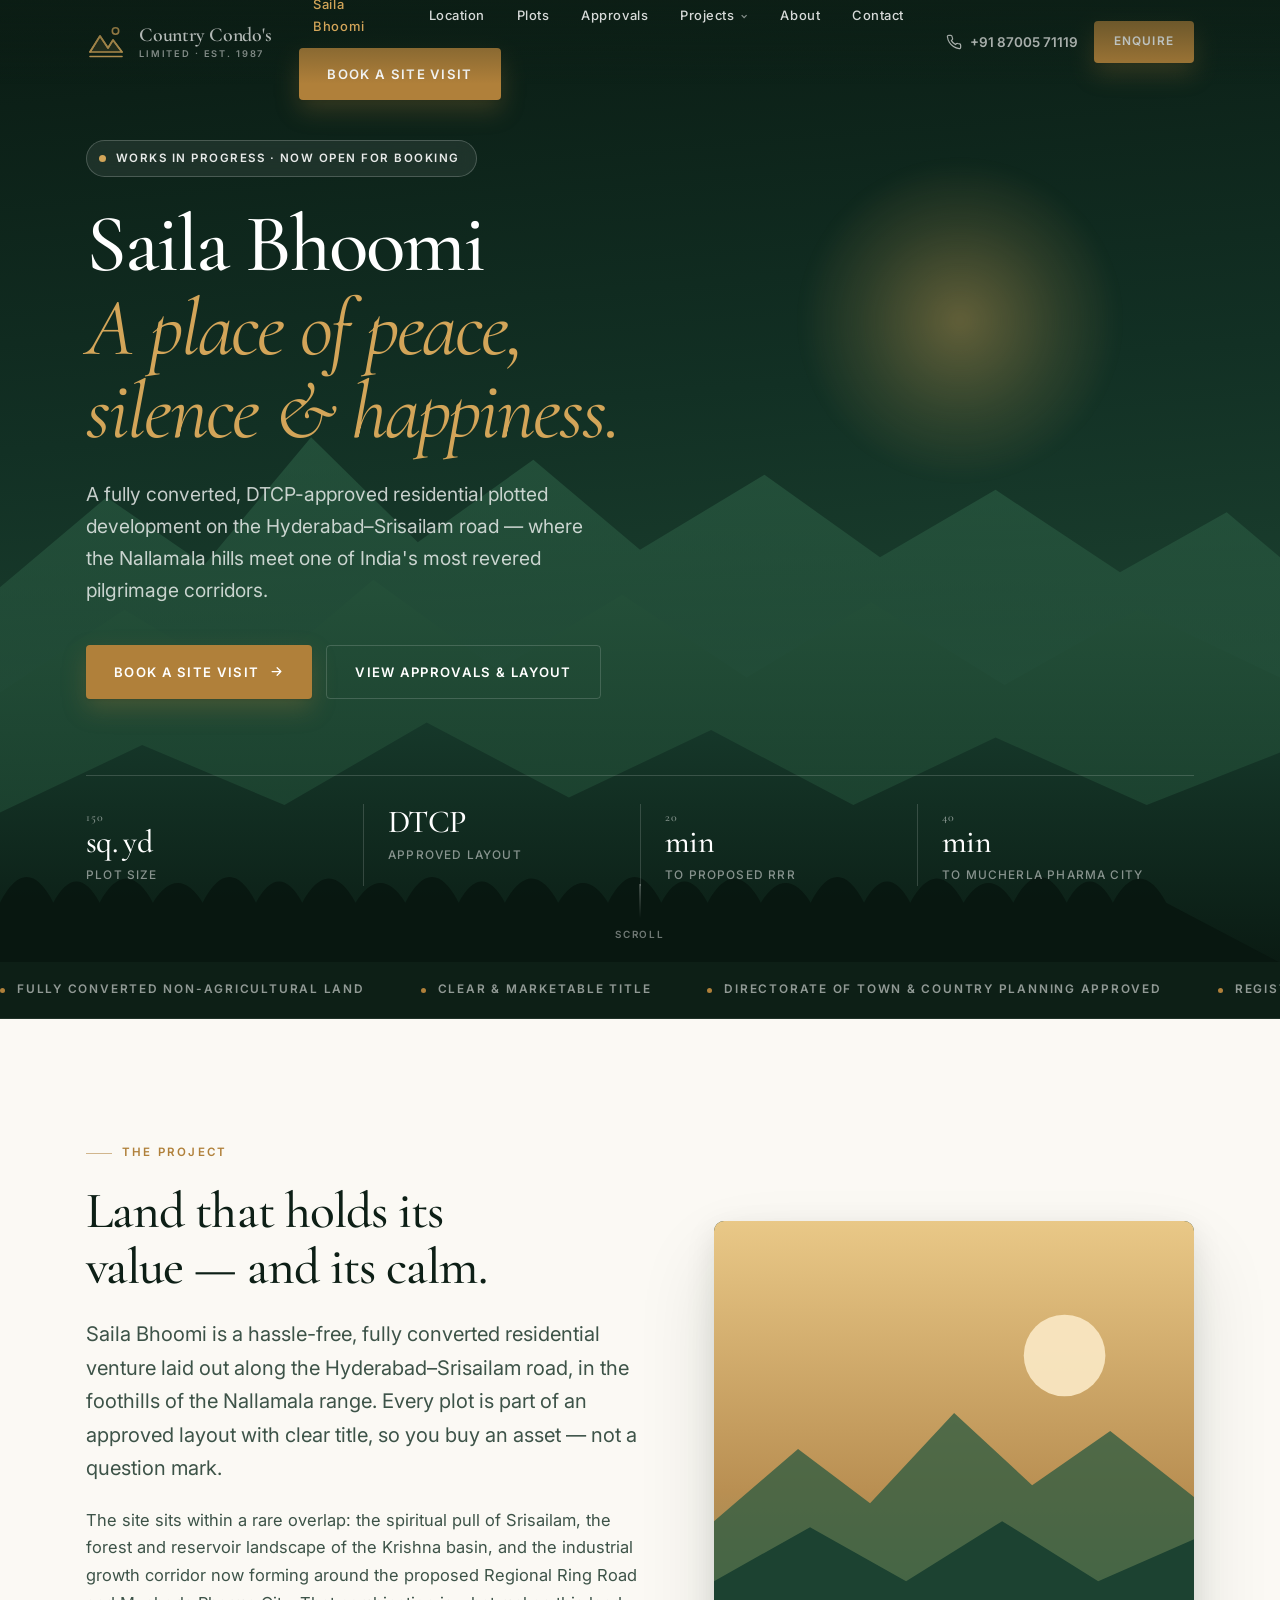
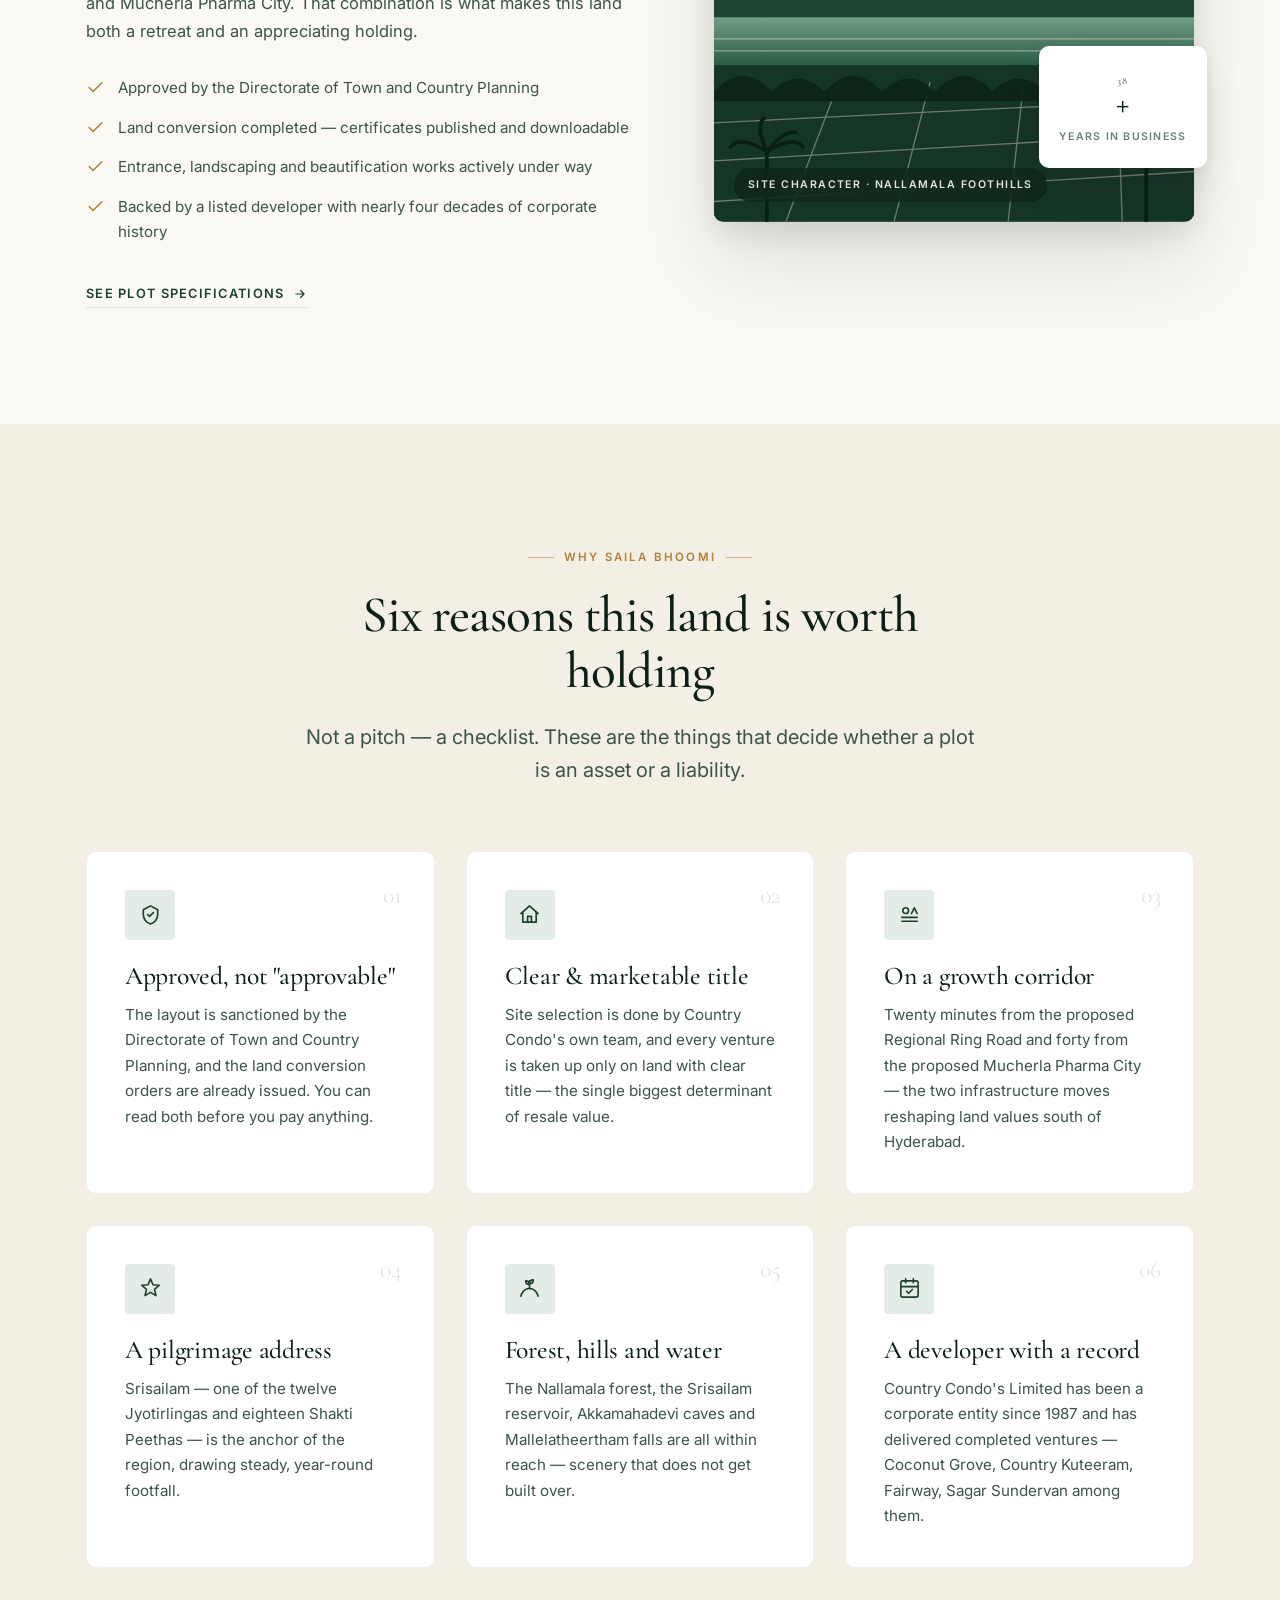
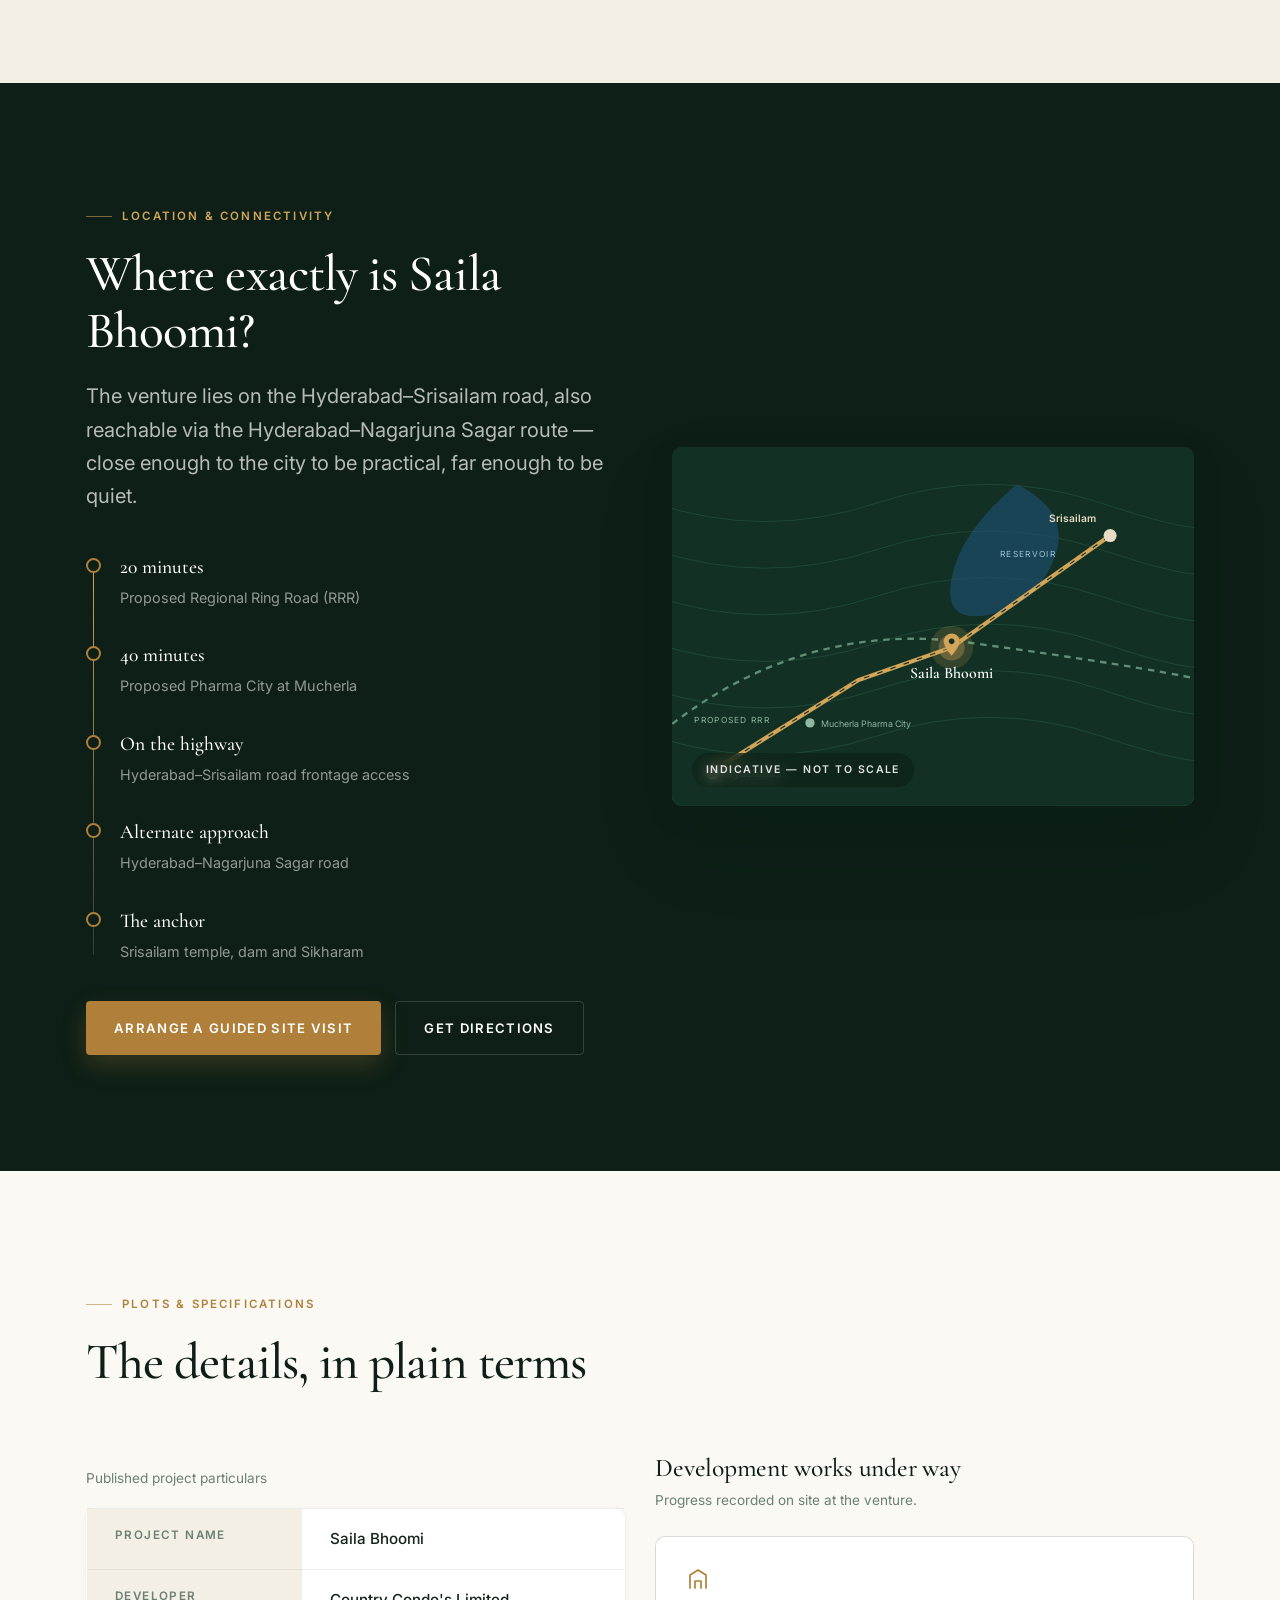
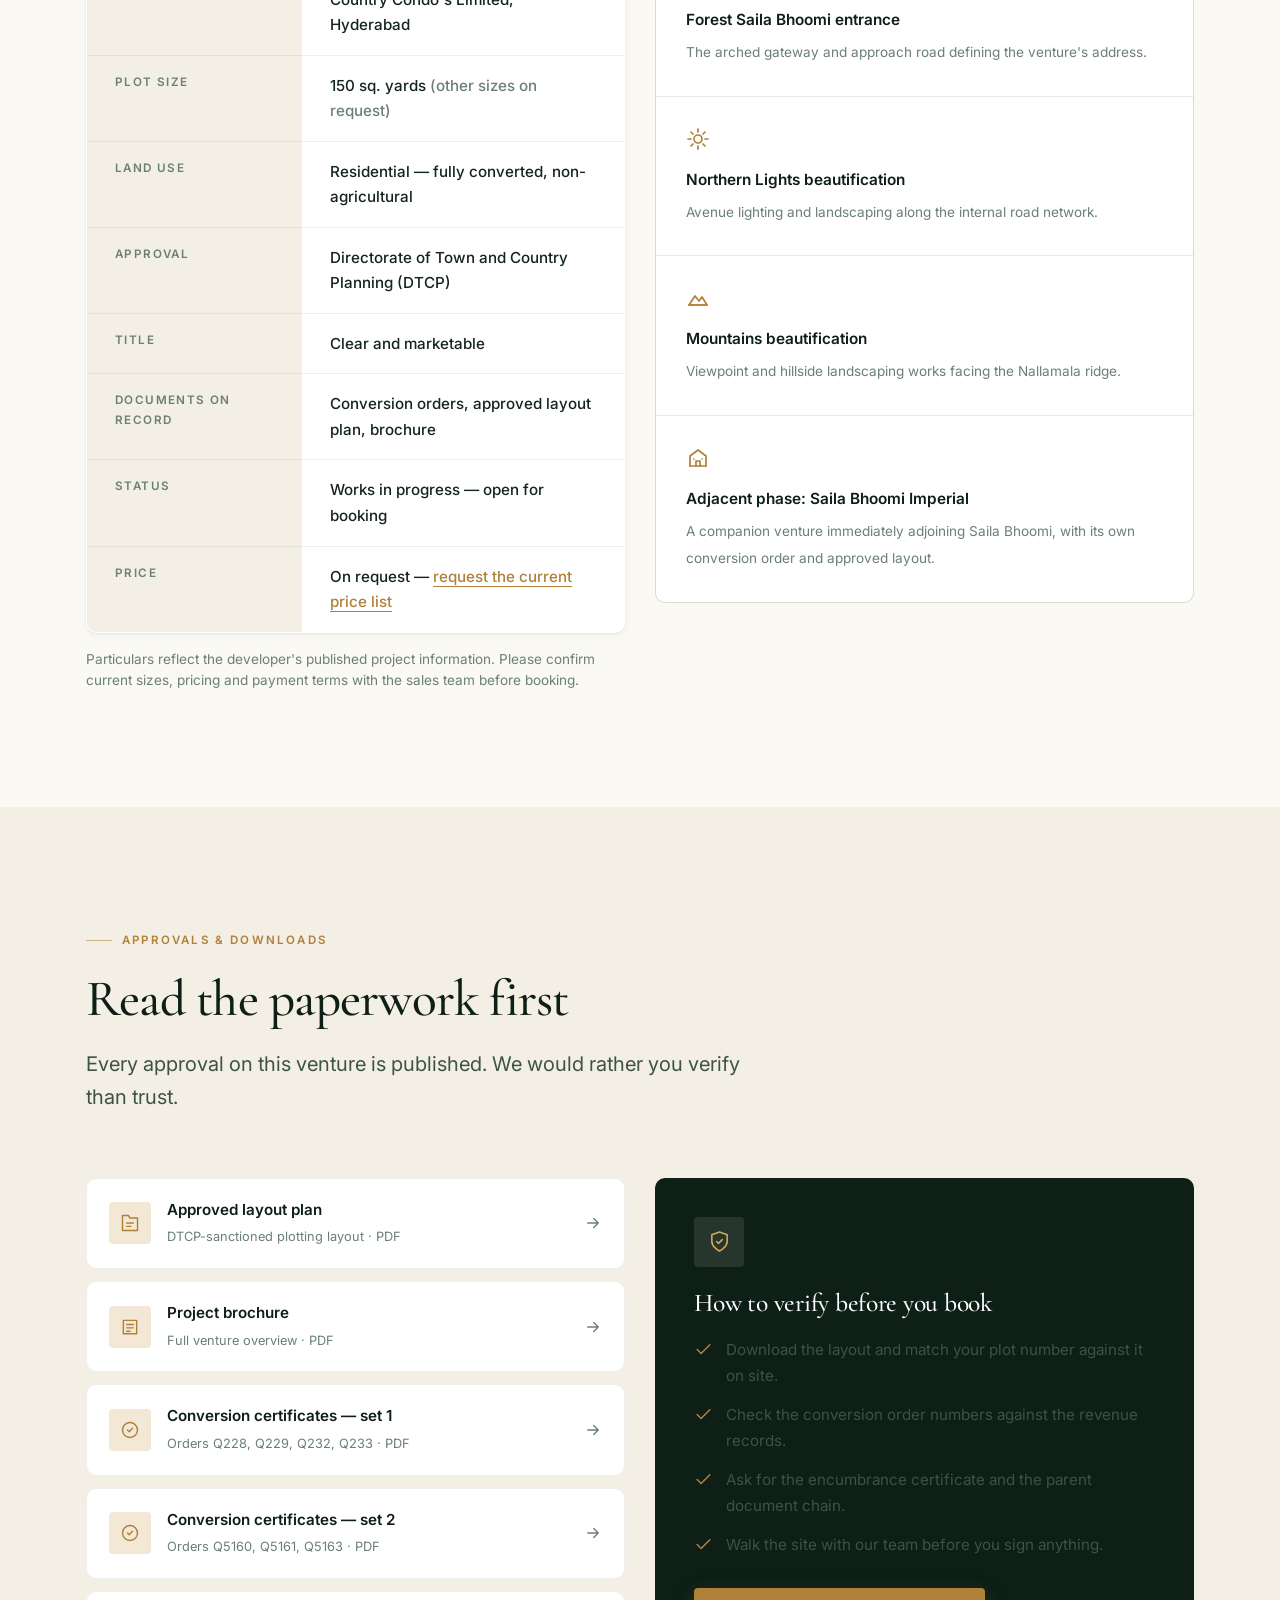
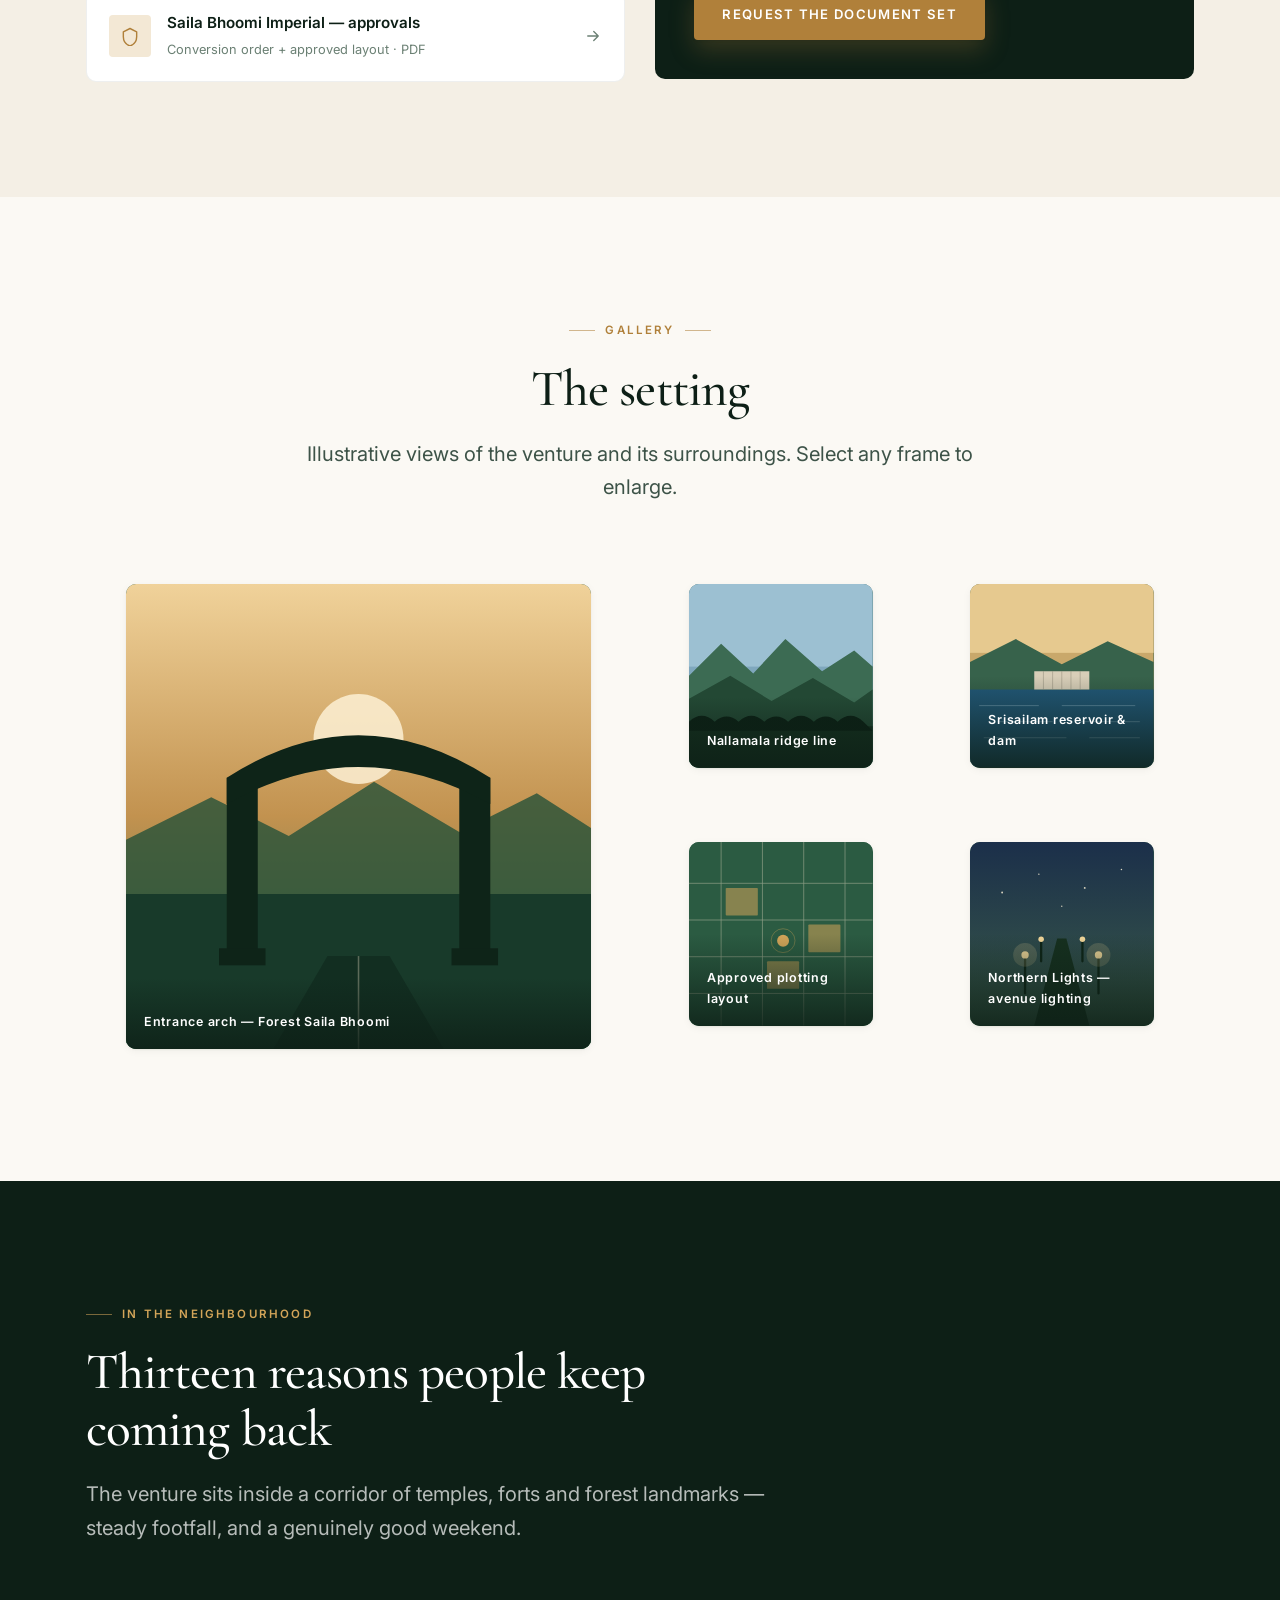
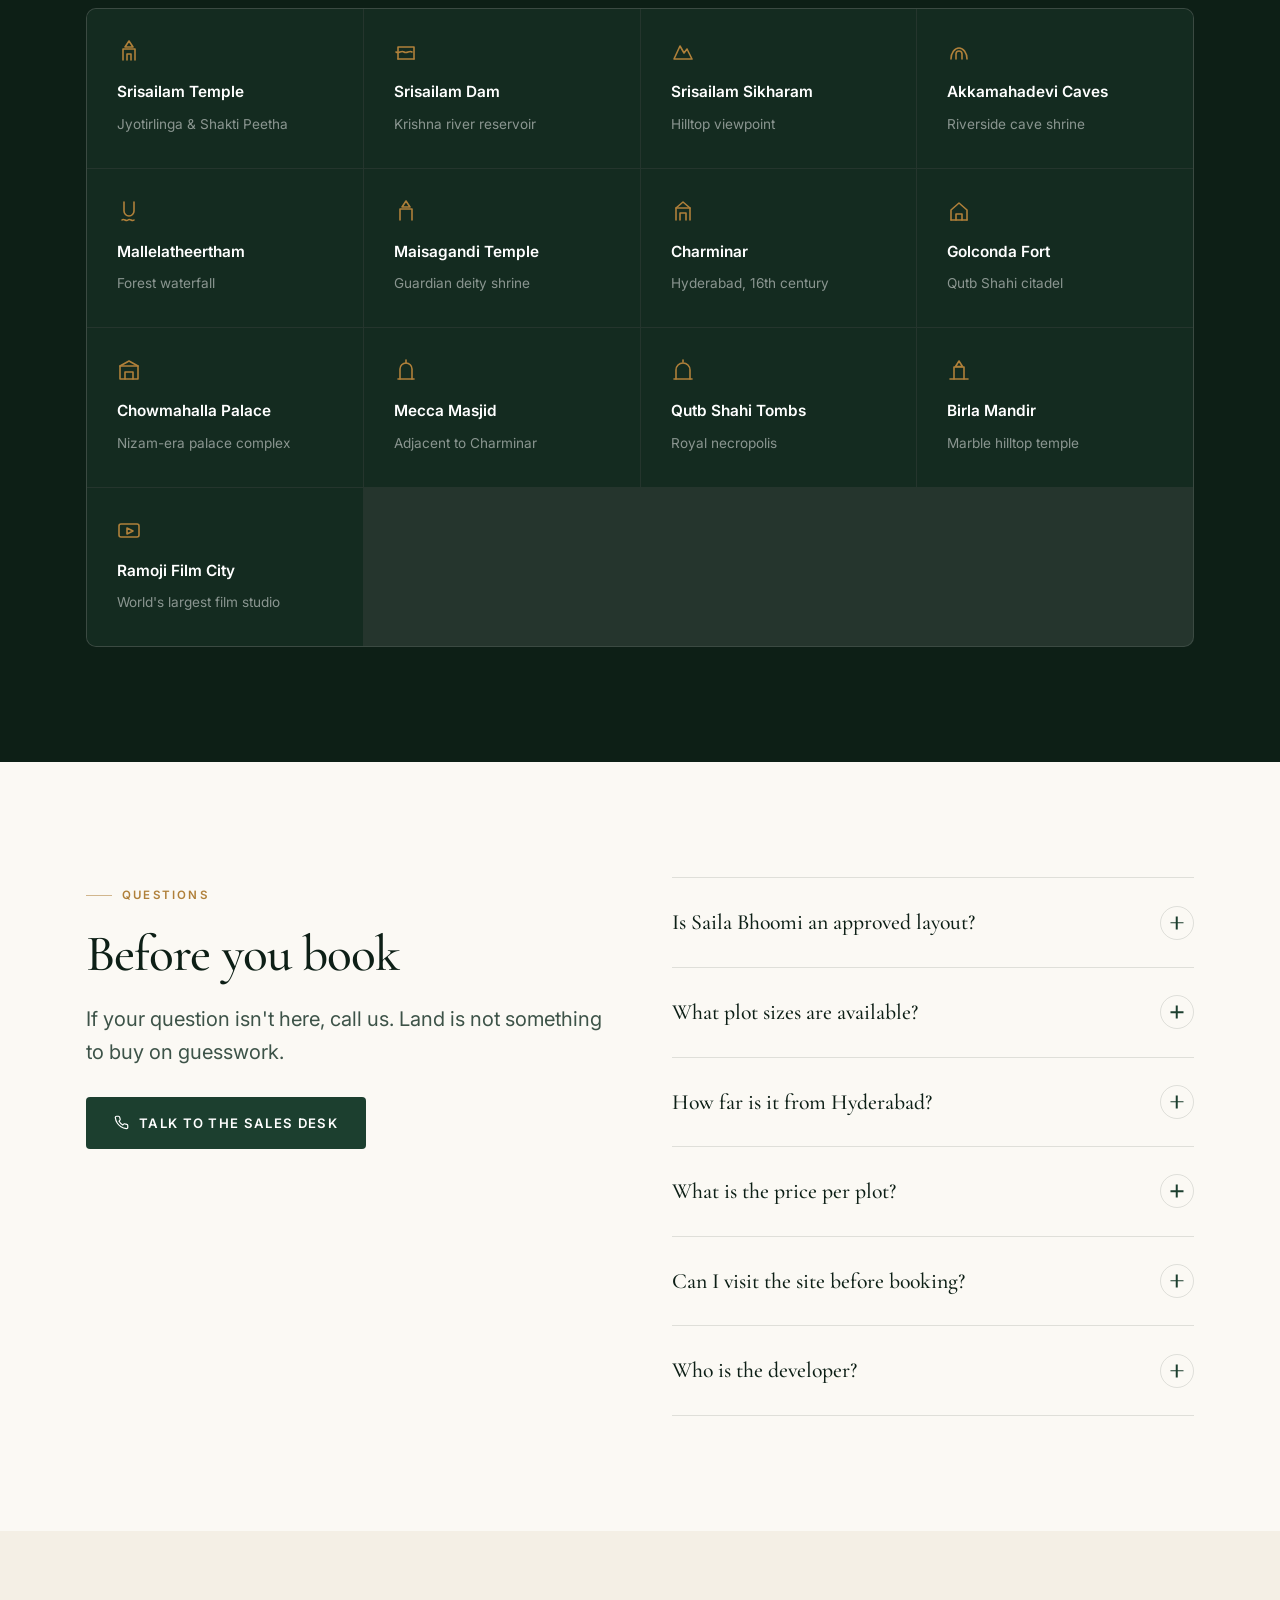
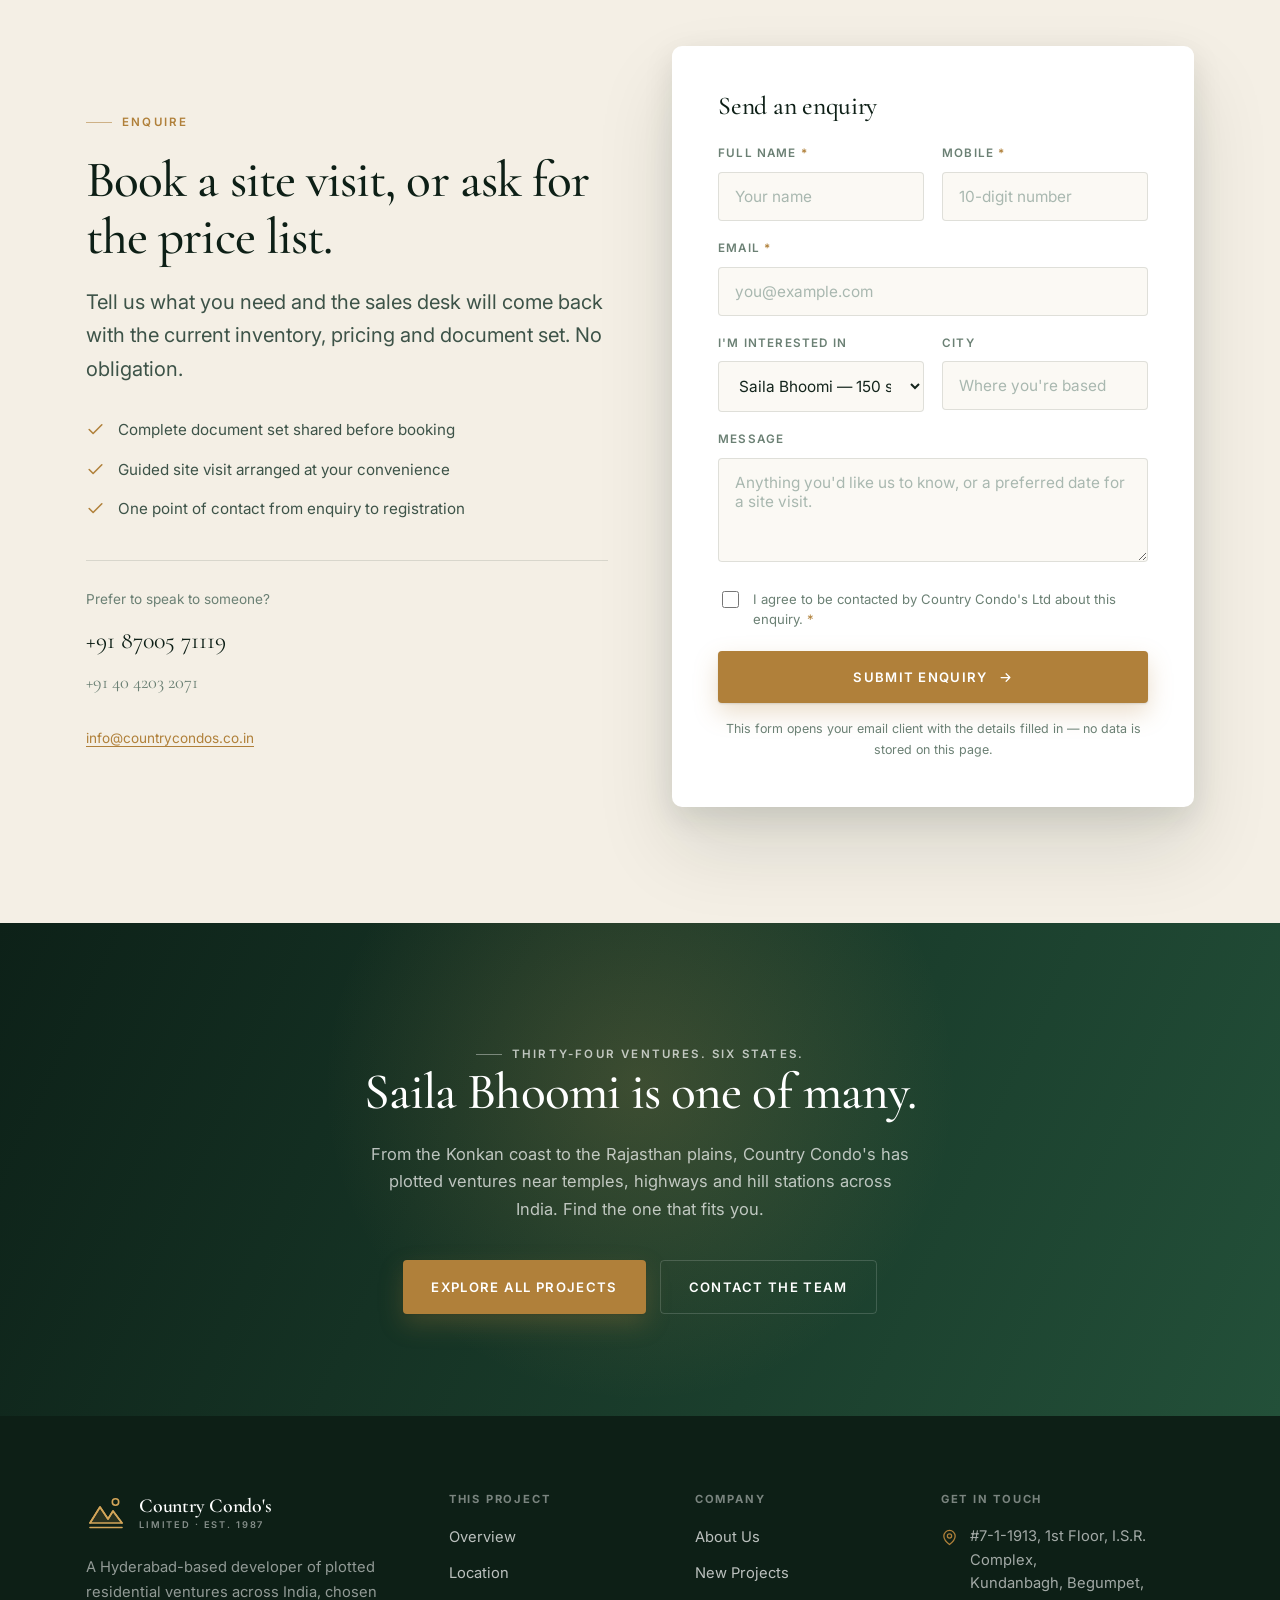
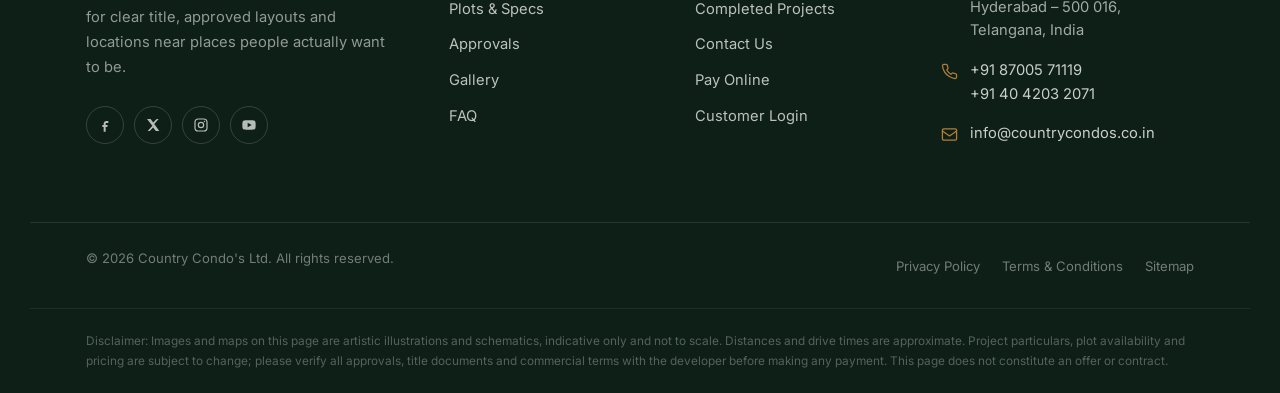
<file: index.html>
<!DOCTYPE html>
<html lang="en">
<head>
<meta charset="utf-8">
<meta name="viewport" content="width=device-width, initial-scale=1">
<title>Saila Bhoomi — DTCP-Approved Plots near Srisailam | Country Condo's Ltd</title>
<meta name="description" content="Saila Bhoomi by Country Condo's Ltd — a fully converted, DTCP-approved residential plotted development on the Hyderabad–Srisailam road. 150 sq. yd plots, clear title, approved layout.">
<meta name="theme-color" content="#0d1f16">

<meta property="og:type" content="website">
<meta property="og:title" content="Saila Bhoomi — A Place of Peace and Silence with Happiness">
<meta property="og:description" content="DTCP-approved residential plots on the Hyderabad–Srisailam road. 20 minutes from the proposed Regional Ring Road.">
<meta property="og:site_name" content="Country Condo's Ltd">

<link rel="preconnect" href="https://fonts.googleapis.com">
<link rel="preconnect" href="https://fonts.gstatic.com" crossorigin>
<link href="https://fonts.googleapis.com/css2?family=Cormorant+Garamond:ital,wght@0,400;0,500;0,600;1,400&family=Inter:wght@400;500;600;700&display=swap" rel="stylesheet">
<link rel="stylesheet" href="style.css">
</head>
<body>

<a class="btn btn-sm" href="#main" style="position:absolute;left:-9999px;top:0;z-index:999" onfocus="this.style.left='12px';this.style.top='12px'" onblur="this.style.left='-9999px'">Skip to content</a>

<!-- ============================ HEADER ============================ -->
<header class="site-header" id="siteHeader">
  <div class="wrap header-inner">

    <a class="brand" href="index.html" aria-label="Country Condo's Limited — home">
      <span class="brand-mark" aria-hidden="true">
        <svg viewBox="0 0 40 40" fill="none" stroke="currentColor" stroke-width="1.6" stroke-linecap="round" stroke-linejoin="round">
          <path d="M4 30 L14 14 L22 26 L27 18 L36 30 Z" fill="currentColor" fill-opacity=".14"/>
          <path d="M4 30 L14 14 L22 26 L27 18 L36 30"/>
          <path d="M4 34.5h32"/>
          <circle cx="29.5" cy="9" r="3.2"/>
        </svg>
      </span>
      <span class="brand-text">
        <strong>Country Condo's</strong>
        <em>Limited &middot; Est. 1987</em>
      </span>
    </a>

    <nav class="nav" id="primaryNav" aria-label="Main">
      <ul class="nav-list">
        <li><a class="nav-link" href="index.html" aria-current="page">Saila Bhoomi</a></li>
        <li><a class="nav-link" href="#location">Location</a></li>
        <li><a class="nav-link" href="#specs">Plots</a></li>
        <li><a class="nav-link" href="#approvals">Approvals</a></li>
        <li class="has-sub">
          <a class="nav-link" href="projects.html">
            Projects
            <svg class="caret" width="10" height="10" viewBox="0 0 10 10" fill="none" stroke="currentColor" stroke-width="1.5" aria-hidden="true"><path d="M2 4l3 3 3-3"/></svg>
          </a>
          <div class="sub">
            <p class="sub-label">Portfolio</p>
            <a href="projects.html#new">New Projects</a>
            <a href="projects.html#ongoing">Ongoing Ventures</a>
            <a href="projects.html#completed">Completed Projects</a>
          </div>
        </li>
        <li><a class="nav-link" href="about.html">About</a></li>
        <li><a class="nav-link" href="contact.html">Contact</a></li>
      </ul>
      <a class="btn btn-primary" href="#enquire">Book a Site Visit</a>
    </nav>

    <div class="header-cta">
      <a class="header-phone" href="tel:+918700571119">
        <svg width="16" height="16" viewBox="0 0 24 24" fill="none" stroke="currentColor" stroke-width="1.8" stroke-linecap="round" aria-hidden="true">
          <path d="M22 16.9v3a2 2 0 0 1-2.2 2 19.8 19.8 0 0 1-8.6-3.1 19.5 19.5 0 0 1-6-6A19.8 19.8 0 0 1 2.1 4.2 2 2 0 0 1 4.1 2h3a2 2 0 0 1 2 1.7c.1 1 .4 1.9.7 2.8a2 2 0 0 1-.5 2.1L8.1 9.9a16 16 0 0 0 6 6l1.3-1.3a2 2 0 0 1 2.1-.4c.9.3 1.8.6 2.8.7a2 2 0 0 1 1.7 2Z"/>
        </svg>
        +91 87005 71119
      </a>
      <a class="btn btn-primary btn-sm" href="#enquire">Enquire</a>
    </div>

    <button class="nav-toggle" aria-expanded="false" aria-controls="primaryNav" aria-label="Open menu"><span></span></button>
  </div>
</header>

<main id="main">

<!-- ============================ HERO ============================ -->
<section class="hero">
  <div class="hero-sun" aria-hidden="true"></div>
  <div class="hero-grain" aria-hidden="true"></div>

  <div class="hero-scene" aria-hidden="true">
    <svg viewBox="0 0 1440 500" preserveAspectRatio="none" role="presentation">
      <defs>
        <linearGradient id="hr1" x1="0" y1="0" x2="0" y2="1">
          <stop offset="0" stop-color="#2f6549"/><stop offset="1" stop-color="#1d4331"/>
        </linearGradient>
        <linearGradient id="hr2" x1="0" y1="0" x2="0" y2="1">
          <stop offset="0" stop-color="#245039"/><stop offset="1" stop-color="#143526"/>
        </linearGradient>
        <linearGradient id="hr3" x1="0" y1="0" x2="0" y2="1">
          <stop offset="0" stop-color="#16382a"/><stop offset="1" stop-color="#0a1b13"/>
        </linearGradient>
      </defs>
      <!-- far ridge -->
      <path d="M0 250 L120 190 L230 235 L350 150 L470 220 L600 165 L720 225 L860 175 L990 230 L1120 185 L1260 240 L1380 200 L1440 230 L1440 500 L0 500Z" fill="url(#hr1)" opacity=".55"/>
      <!-- mid ridge -->
      <path d="M0 320 L140 265 L280 315 L420 245 L560 305 L700 255 L840 310 L980 260 L1130 315 L1280 265 L1440 310 L1440 500 L0 500Z" fill="url(#hr2)" opacity=".85"/>
      <!-- near ridge -->
      <path d="M0 400 L160 355 L320 395 L480 340 L640 390 L800 345 L960 395 L1120 350 L1290 395 L1440 360 L1440 500 L0 500Z" fill="url(#hr3)"/>
      <!-- treeline -->
      <g fill="#081710" opacity=".9">
        <path d="M0 460 q30-34 60 0 q26-28 52 0 q30-32 60 0 q28-26 56 0 q30-34 60 0 q26-28 52 0 q30-32 60 0 q28-26 56 0 q30-34 60 0 q26-28 52 0 q30-32 60 0 q28-26 56 0 q30-34 60 0 q26-28 52 0 q30-32 60 0 q28-26 56 0 q30-34 60 0 q26-28 52 0 q30-32 60 0 q28-26 56 0 q30-34 60 0 q26-28 52 0 q30-32 60 0 L1440 500 L0 500Z"/>
      </g>
    </svg>
  </div>

  <div class="wrap hero-inner">
    <span class="hero-tag"><i class="dot"></i> Works in Progress &middot; Now Open for Booking</span>

    <h1>Saila Bhoomi<em>A place of peace, silence &amp; happiness.</em></h1>

    <p class="hero-sub">
      A fully converted, DTCP-approved residential plotted development on the
      Hyderabad&ndash;Srisailam road &mdash; where the Nallamala hills meet one of
      India's most revered pilgrimage corridors.
    </p>

    <div class="hero-actions">
      <a class="btn btn-primary" href="#enquire">
        Book a Site Visit
        <svg width="15" height="15" viewBox="0 0 24 24" fill="none" stroke="currentColor" stroke-width="2" stroke-linecap="round" stroke-linejoin="round" aria-hidden="true"><path d="M5 12h14M13 6l6 6-6 6"/></svg>
      </a>
      <a class="btn btn-ghost-light" href="#approvals">View Approvals &amp; Layout</a>
    </div>

    <ul class="hero-meta">
      <li>
        <b><span data-count="150">150</span> sq. yd</b>
        <span>Plot size</span>
      </li>
      <li>
        <b>DTCP</b>
        <span>Approved layout</span>
      </li>
      <li>
        <b><span data-count="20">20</span> min</b>
        <span>To proposed RRR</span>
      </li>
      <li>
        <b><span data-count="40">40</span> min</b>
        <span>To Mucherla Pharma City</span>
      </li>
    </ul>
  </div>

  <span class="scroll-hint" aria-hidden="true"><i></i> Scroll</span>
</section>

<!-- ============================ TRUST STRIP ============================ -->
<div class="strip" aria-label="Project highlights">
  <div class="strip-track">
    <span>Fully converted non-agricultural land</span>
    <span>Clear &amp; marketable title</span>
    <span>Directorate of Town &amp; Country Planning approved</span>
    <span>Registered sale deed</span>
    <span>On the Hyderabad&ndash;Srisailam road</span>
    <span>Incorporated 1987</span>
    <!-- duplicated for a seamless loop -->
    <span>Fully converted non-agricultural land</span>
    <span>Clear &amp; marketable title</span>
    <span>Directorate of Town &amp; Country Planning approved</span>
    <span>Registered sale deed</span>
    <span>On the Hyderabad&ndash;Srisailam road</span>
    <span>Incorporated 1987</span>
  </div>
</div>

<!-- ============================ INTRO / OVERVIEW ============================ -->
<section class="section" id="overview">
  <div class="wrap split wide-text">

    <div data-reveal>
      <p class="eyebrow">The Project</p>
      <h2>Land that holds its<br>value &mdash; and its calm.</h2>
      <p class="lede" style="margin-top:22px">
        Saila Bhoomi is a hassle-free, fully converted residential venture laid out
        along the Hyderabad&ndash;Srisailam road, in the foothills of the Nallamala
        range. Every plot is part of an approved layout with clear title, so you
        buy an asset &mdash; not a question mark.
      </p>
      <p style="margin-top:18px;color:var(--ink-soft)">
        The site sits within a rare overlap: the spiritual pull of Srisailam, the
        forest and reservoir landscape of the Krishna basin, and the industrial
        growth corridor now forming around the proposed Regional Ring Road and
        Mucherla Pharma City. That combination is what makes this land both a
        retreat and an appreciating holding.
      </p>

      <ul class="ticks">
        <li>
          <svg viewBox="0 0 24 24" fill="none" stroke="currentColor" stroke-width="2" stroke-linecap="round" stroke-linejoin="round" aria-hidden="true"><path d="M20 6 9 17l-5-5"/></svg>
          Approved by the Directorate of Town and Country Planning
        </li>
        <li>
          <svg viewBox="0 0 24 24" fill="none" stroke="currentColor" stroke-width="2" stroke-linecap="round" stroke-linejoin="round" aria-hidden="true"><path d="M20 6 9 17l-5-5"/></svg>
          Land conversion completed &mdash; certificates published and downloadable
        </li>
        <li>
          <svg viewBox="0 0 24 24" fill="none" stroke="currentColor" stroke-width="2" stroke-linecap="round" stroke-linejoin="round" aria-hidden="true"><path d="M20 6 9 17l-5-5"/></svg>
          Entrance, landscaping and beautification works actively under way
        </li>
        <li>
          <svg viewBox="0 0 24 24" fill="none" stroke="currentColor" stroke-width="2" stroke-linecap="round" stroke-linejoin="round" aria-hidden="true"><path d="M20 6 9 17l-5-5"/></svg>
          Backed by a listed developer with nearly four decades of corporate history
        </li>
      </ul>

      <div style="margin-top:34px">
        <a class="link-arrow" href="#specs">
          See plot specifications
          <svg width="14" height="14" viewBox="0 0 24 24" fill="none" stroke="currentColor" stroke-width="2" stroke-linecap="round" stroke-linejoin="round" aria-hidden="true"><path d="M5 12h14M13 6l6 6-6 6"/></svg>
        </a>
      </div>
    </div>

    <div class="split-media" data-reveal data-delay="2">
      <figure class="plate" style="margin:0">
        <svg viewBox="0 0 400 500" preserveAspectRatio="xMidYMid slice" role="img" aria-label="Illustration of the Saila Bhoomi landscape: hills, reservoir and plotted layout">
          <defs>
            <linearGradient id="sky1" x1="0" y1="0" x2="0" y2="1">
              <stop offset="0" stop-color="#e9c887"/><stop offset=".45" stop-color="#b98f52"/><stop offset="1" stop-color="#4b7a5c"/>
            </linearGradient>
            <linearGradient id="wat1" x1="0" y1="0" x2="0" y2="1">
              <stop offset="0" stop-color="#6f9d86"/><stop offset="1" stop-color="#2d5c44"/>
            </linearGradient>
          </defs>
          <rect width="400" height="500" fill="url(#sky1)"/>
          <circle cx="292" cy="112" r="34" fill="#fbe9c6" opacity=".9"/>
          <path d="M0 250 L70 190 L130 235 L200 160 L265 220 L330 175 L400 230 L400 500 L0 500Z" fill="#2a5a41" opacity=".75"/>
          <path d="M0 300 L80 255 L160 300 L240 250 L320 300 L400 265 L400 500 L0 500Z" fill="#1c4231"/>
          <path d="M0 330 h400 v40 H0z" fill="url(#wat1)"/>
          <g stroke="#e8dcc4" stroke-width="1" opacity=".5" fill="none">
            <path d="M0 348h400M0 358h400"/>
          </g>
          <path d="M0 370 L400 370 L400 500 L0 500Z" fill="#153527"/>
          <!-- plotted grid -->
          <g stroke="#e8dcc4" stroke-width="1.1" opacity=".42" fill="none">
            <path d="M-40 420 L440 396M-40 452 L440 424M-40 486 L440 456"/>
            <path d="M60 500 L104 384M150 500 L180 384M245 500 L258 384M340 500 L336 384"/>
          </g>
          <g fill="#0d2418" opacity=".95">
            <path d="M0 392 q24-26 48 0 q22-22 44 0 q24-26 48 0 q22-22 44 0 q24-26 48 0 q22-22 44 0 q24-26 48 0 q22-22 44 0 L400 400 L0 400Z"/>
          </g>
          <!-- foreground palms -->
          <g stroke="#0a1e14" stroke-width="3" fill="none" stroke-linecap="round">
            <path d="M44 500 V442"/><path d="M44 442 q-22-14-30-4M44 442 q22-14 30-4M44 442 q-10-22-2-28M44 442 q14-18 24-16"/>
            <path d="M360 500 V430"/><path d="M360 430 q-24-16-32-4M360 430 q24-16 32-4M360 430 q-8-24 0-30"/>
          </g>
        </svg>
        <figcaption class="plate-label">Site character &middot; Nallamala foothills</figcaption>
      </figure>

      <div class="plate-badge" data-reveal data-delay="3">
        <b><span data-count="38">38</span>+</b>
        <span>Years in business</span>
      </div>
    </div>

  </div>
</section>

<!-- ============================ WHY / HIGHLIGHTS ============================ -->
<section class="section band-warm" id="why">
  <div class="wrap">
    <div class="section-head center" data-reveal>
      <p class="eyebrow">Why Saila Bhoomi</p>
      <h2>Six reasons this land is worth holding</h2>
      <p class="lede">Not a pitch &mdash; a checklist. These are the things that decide whether a plot is an asset or a liability.</p>
    </div>

    <div class="grid g-3">
      <article class="card" data-reveal>
        <span class="card-num">01</span>
        <div class="card-icon">
          <svg viewBox="0 0 24 24" fill="none" stroke="currentColor" stroke-width="1.7" stroke-linecap="round" stroke-linejoin="round" aria-hidden="true"><path d="M9 12l2 2 4-4"/><path d="M12 3l7.5 4v5c0 4.6-3.1 8.8-7.5 10-4.4-1.2-7.5-5.4-7.5-10V7L12 3Z"/></svg>
        </div>
        <h3>Approved, not "approvable"</h3>
        <p>The layout is sanctioned by the Directorate of Town and Country Planning, and the land conversion orders are already issued. You can read both before you pay anything.</p>
      </article>

      <article class="card" data-reveal data-delay="1">
        <span class="card-num">02</span>
        <div class="card-icon">
          <svg viewBox="0 0 24 24" fill="none" stroke="currentColor" stroke-width="1.7" stroke-linecap="round" stroke-linejoin="round" aria-hidden="true"><path d="M3 11l9-8 9 8"/><path d="M5 10v10h14V10"/><path d="M10 20v-6h4v6"/></svg>
        </div>
        <h3>Clear &amp; marketable title</h3>
        <p>Site selection is done by Country Condo's own team, and every venture is taken up only on land with clear title &mdash; the single biggest determinant of resale value.</p>
      </article>

      <article class="card" data-reveal data-delay="2">
        <span class="card-num">03</span>
        <div class="card-icon">
          <svg viewBox="0 0 24 24" fill="none" stroke="currentColor" stroke-width="1.7" stroke-linecap="round" stroke-linejoin="round" aria-hidden="true"><path d="M4 19h16"/><path d="M4 15h16"/><circle cx="8" cy="8" r="3"/><path d="M14 11l3-6 3 6"/></svg>
        </div>
        <h3>On a growth corridor</h3>
        <p>Twenty minutes from the proposed Regional Ring Road and forty from the proposed Mucherla Pharma City &mdash; the two infrastructure moves reshaping land values south of Hyderabad.</p>
      </article>

      <article class="card" data-reveal>
        <span class="card-num">04</span>
        <div class="card-icon">
          <svg viewBox="0 0 24 24" fill="none" stroke="currentColor" stroke-width="1.7" stroke-linecap="round" stroke-linejoin="round" aria-hidden="true"><path d="M12 2l2.6 6.1 6.6.5-5 4.3 1.5 6.5L12 16l-5.7 3.4 1.5-6.5-5-4.3 6.6-.5L12 2Z"/></svg>
        </div>
        <h3>A pilgrimage address</h3>
        <p>Srisailam &mdash; one of the twelve Jyotirlingas and eighteen Shakti Peethas &mdash; is the anchor of the region, drawing steady, year-round footfall.</p>
      </article>

      <article class="card" data-reveal data-delay="1">
        <span class="card-num">05</span>
        <div class="card-icon">
          <svg viewBox="0 0 24 24" fill="none" stroke="currentColor" stroke-width="1.7" stroke-linecap="round" stroke-linejoin="round" aria-hidden="true"><path d="M3 20s2-8 9-8 9 8 9 8"/><path d="M12 12V4"/><path d="M12 7c2.5 0 4-1.5 4-4-2.5 0-4 1.5-4 4Z"/><path d="M12 8c-2.5 0-4-1.5-4-4 2.5 0 4 1.5 4 4Z"/></svg>
        </div>
        <h3>Forest, hills and water</h3>
        <p>The Nallamala forest, the Srisailam reservoir, Akkamahadevi caves and Mallelatheertham falls are all within reach &mdash; scenery that does not get built over.</p>
      </article>

      <article class="card" data-reveal data-delay="2">
        <span class="card-num">06</span>
        <div class="card-icon">
          <svg viewBox="0 0 24 24" fill="none" stroke="currentColor" stroke-width="1.7" stroke-linecap="round" stroke-linejoin="round" aria-hidden="true"><rect x="3" y="4" width="18" height="17" rx="2"/><path d="M8 2v4M16 2v4M3 10h18"/><path d="M9 15l2 2 4-4"/></svg>
        </div>
        <h3>A developer with a record</h3>
        <p>Country Condo's Limited has been a corporate entity since 1987 and has delivered completed ventures &mdash; Coconut Grove, Country Kuteeram, Fairway, Sagar Sundervan among them.</p>
      </article>
    </div>
  </div>
</section>

<!-- ============================ LOCATION ============================ -->
<section class="section band-dark" id="location">
  <div class="wrap split">

    <div data-reveal>
      <p class="eyebrow">Location &amp; Connectivity</p>
      <h2>Where exactly is Saila Bhoomi?</h2>
      <p class="lede" style="margin-top:20px">
        The venture lies on the Hyderabad&ndash;Srisailam road, also reachable via the
        Hyderabad&ndash;Nagarjuna Sagar route &mdash; close enough to the city to be
        practical, far enough to be quiet.
      </p>

      <ul class="timeline" style="margin-top:38px">
        <li>
          <b>20 minutes</b>
          <span>Proposed Regional Ring Road (RRR)</span>
        </li>
        <li>
          <b>40 minutes</b>
          <span>Proposed Pharma City at Mucherla</span>
        </li>
        <li>
          <b>On the highway</b>
          <span>Hyderabad&ndash;Srisailam road frontage access</span>
        </li>
        <li>
          <b>Alternate approach</b>
          <span>Hyderabad&ndash;Nagarjuna Sagar road</span>
        </li>
        <li>
          <b>The anchor</b>
          <span>Srisailam temple, dam and Sikharam</span>
        </li>
      </ul>

      <div style="margin-top:36px;display:flex;flex-wrap:wrap;gap:14px">
        <a class="btn btn-primary" href="#enquire">Arrange a Guided Site Visit</a>
        <a class="btn btn-ghost-light" href="contact.html">Get Directions</a>
      </div>
    </div>

    <div class="split-media" data-reveal data-delay="2">
      <figure class="plate wide" style="margin:0">
        <svg viewBox="0 0 560 385" preserveAspectRatio="xMidYMid slice" role="img" aria-label="Schematic map showing Saila Bhoomi on the Hyderabad to Srisailam road, with the proposed Regional Ring Road and Mucherla Pharma City">
          <rect width="560" height="385" fill="#123023"/>
          <!-- contour texture -->
          <g stroke="#2c6047" stroke-width="1" fill="none" opacity=".55">
            <path d="M-20 60 q120 40 240 0 t240 0 t120 20"/>
            <path d="M-20 110 q120 40 240 0 t240 0 t120 20"/>
            <path d="M-20 160 q120 40 240 0 t240 0 t120 20"/>
            <path d="M-20 210 q120 40 240 0 t240 0 t120 20"/>
            <path d="M-20 260 q120 40 240 0 t240 0 t120 20"/>
            <path d="M-20 310 q120 40 240 0 t240 0 t120 20"/>
          </g>
          <!-- water body -->
          <path d="M370 40 q60 30 40 80 t-70 60 q-50 10-40-40 t70-100Z" fill="#1d4d6b" opacity=".7"/>
          <text x="352" y="118" fill="#9fc4d8" font-family="Inter,sans-serif" font-size="9" letter-spacing="1.4">RESERVOIR</text>
          <!-- RRR arc -->
          <path d="M-10 305 q150-120 330-95 t250 40" stroke="#5f8f76" stroke-width="2.5" stroke-dasharray="7 6" fill="none"/>
          <text x="24" y="296" fill="#8fb8a2" font-family="Inter,sans-serif" font-size="9" letter-spacing="1.4">PROPOSED RRR</text>
          <!-- main highway -->
          <path d="M40 350 L200 250 L300 215 L470 95" stroke="#d3a559" stroke-width="4.5" fill="none" stroke-linecap="round"/>
          <path d="M40 350 L200 250 L300 215 L470 95" stroke="#0f2a1e" stroke-width="1.2" stroke-dasharray="6 9" fill="none"/>
          <!-- city node -->
          <circle cx="44" cy="350" r="7" fill="#e8dcc4"/>
          <text x="58" y="354" fill="#e8dcc4" font-family="Inter,sans-serif" font-size="11" font-weight="600">Hyderabad</text>
          <!-- pharma city -->
          <circle cx="148" cy="296" r="5" fill="#8fb8a2"/>
          <text x="160" y="300" fill="#8fb8a2" font-family="Inter,sans-serif" font-size="9.5">Mucherla Pharma City</text>
          <!-- srisailam node -->
          <circle cx="470" cy="95" r="7" fill="#e8dcc4"/>
          <text x="404" y="80" fill="#e8dcc4" font-family="Inter,sans-serif" font-size="11" font-weight="600">Srisailam</text>
          <!-- project marker -->
          <g>
            <circle cx="300" cy="215" r="23" fill="#d3a559" opacity=".18"/>
            <circle cx="300" cy="215" r="14" fill="#d3a559" opacity=".32"/>
            <path d="M300 200a8.5 8.5 0 0 0-8.5 8.5c0 6.4 8.5 15.5 8.5 15.5s8.5-9.1 8.5-15.5A8.5 8.5 0 0 0 300 200Z" fill="#d3a559"/>
            <circle cx="300" cy="208.5" r="3" fill="#123023"/>
            <text x="300" y="248" fill="#fff" font-family="Cormorant Garamond,serif" font-size="17" font-weight="600" text-anchor="middle">Saila Bhoomi</text>
          </g>
        </svg>
        <figcaption class="plate-label">Indicative &mdash; not to scale</figcaption>
      </figure>
    </div>

  </div>
</section>

<!-- ============================ SPECIFICATIONS ============================ -->
<section class="section" id="specs">
  <div class="wrap">
    <div class="section-head" data-reveal>
      <p class="eyebrow">Plots &amp; Specifications</p>
      <h2>The details, in plain terms</h2>
    </div>

    <div class="grid g-2" style="align-items:start">
      <div data-reveal>
        <table class="spec">
          <caption class="small muted" style="text-align:left;padding:14px 0 18px">Published project particulars</caption>
          <tbody>
            <tr><th scope="row">Project name</th><td>Saila Bhoomi</td></tr>
            <tr><th scope="row">Developer</th><td>Country Condo's Limited, Hyderabad</td></tr>
            <tr><th scope="row">Plot size</th><td>150 sq. yards <span class="muted">(other sizes on request)</span></td></tr>
            <tr><th scope="row">Land use</th><td>Residential &mdash; fully converted, non-agricultural</td></tr>
            <tr><th scope="row">Approval</th><td>Directorate of Town and Country Planning (DTCP)</td></tr>
            <tr><th scope="row">Title</th><td>Clear and marketable</td></tr>
            <tr><th scope="row">Documents on record</th><td>Conversion orders, approved layout plan, brochure</td></tr>
            <tr><th scope="row">Status</th><td>Works in progress &mdash; open for booking</td></tr>
            <tr><th scope="row">Price</th><td>On request &mdash; <a href="#enquire" style="color:var(--gold);border-bottom:1px solid currentColor">request the current price list</a></td></tr>
          </tbody>
        </table>
        <p class="small muted" style="margin-top:16px">
          Particulars reflect the developer's published project information. Please
          confirm current sizes, pricing and payment terms with the sales team before
          booking.
        </p>
      </div>

      <div data-reveal data-delay="2">
        <h3 style="margin-bottom:8px">Development works under way</h3>
        <p class="muted small" style="margin-bottom:24px">Progress recorded on site at the venture.</p>

        <div class="tiles c3" style="grid-template-columns:1fr">
          <div class="tile">
            <svg viewBox="0 0 24 24" fill="none" stroke="currentColor" stroke-width="1.7" stroke-linecap="round" stroke-linejoin="round" aria-hidden="true"><path d="M4 21V8l8-5 8 5v13"/><path d="M9 21v-7h6v7"/></svg>
            <b>Forest Saila Bhoomi entrance</b>
            <span>The arched gateway and approach road defining the venture's address.</span>
          </div>
          <div class="tile">
            <svg viewBox="0 0 24 24" fill="none" stroke="currentColor" stroke-width="1.7" stroke-linecap="round" stroke-linejoin="round" aria-hidden="true"><circle cx="12" cy="12" r="4"/><path d="M12 2v3M12 19v3M2 12h3M19 12h3M5 5l2 2M17 17l2 2M19 5l-2 2M7 17l-2 2"/></svg>
            <b>Northern Lights beautification</b>
            <span>Avenue lighting and landscaping along the internal road network.</span>
          </div>
          <div class="tile">
            <svg viewBox="0 0 24 24" fill="none" stroke="currentColor" stroke-width="1.7" stroke-linecap="round" stroke-linejoin="round" aria-hidden="true"><path d="M3 19l6-9 4 5 3-4 5 8Z"/><path d="M3 19h18"/></svg>
            <b>Mountains beautification</b>
            <span>Viewpoint and hillside landscaping works facing the Nallamala ridge.</span>
          </div>
          <div class="tile">
            <svg viewBox="0 0 24 24" fill="none" stroke="currentColor" stroke-width="1.7" stroke-linecap="round" stroke-linejoin="round" aria-hidden="true"><path d="M4 20V10l8-6 8 6v10"/><path d="M4 20h16"/><path d="M10 20v-5h4v5"/><path d="M8 13h.01M16 13h.01"/></svg>
            <b>Adjacent phase: Saila Bhoomi Imperial</b>
            <span>A companion venture immediately adjoining Saila Bhoomi, with its own conversion order and approved layout.</span>
          </div>
        </div>
      </div>
    </div>
  </div>
</section>

<!-- ============================ APPROVALS / DOCUMENTS ============================ -->
<section class="section band-warm" id="approvals">
  <div class="wrap">
    <div class="section-head" data-reveal>
      <p class="eyebrow">Approvals &amp; Downloads</p>
      <h2>Read the paperwork first</h2>
      <p class="lede">Every approval on this venture is published. We would rather you verify than trust.</p>
    </div>

    <div class="grid g-2" style="align-items:start">
      <div class="docs" data-reveal>
        <a class="doc" href="https://countrycondos.net/sailabhoomi.php" target="_blank" rel="noopener">
          <span class="doc-ico"><svg viewBox="0 0 24 24" fill="none" stroke="currentColor" stroke-width="1.7" stroke-linecap="round" stroke-linejoin="round" aria-hidden="true"><path d="M3 3h7l2 3h9v15H3z"/><path d="M8 12h8M8 16h5"/></svg></span>
          <span class="doc-body"><b>Approved layout plan</b><span>DTCP-sanctioned plotting layout &middot; PDF</span></span>
          <span class="go"><svg width="18" height="18" viewBox="0 0 24 24" fill="none" stroke="currentColor" stroke-width="1.8" stroke-linecap="round" stroke-linejoin="round" aria-hidden="true"><path d="M5 12h14M13 6l6 6-6 6"/></svg></span>
        </a>
        <a class="doc" href="https://countrycondos.net/sailabhoomi.php" target="_blank" rel="noopener">
          <span class="doc-ico"><svg viewBox="0 0 24 24" fill="none" stroke="currentColor" stroke-width="1.7" stroke-linecap="round" stroke-linejoin="round" aria-hidden="true"><path d="M4 4h16v16H4z"/><path d="M8 9h8M8 13h8M8 17h4"/></svg></span>
          <span class="doc-body"><b>Project brochure</b><span>Full venture overview &middot; PDF</span></span>
          <span class="go"><svg width="18" height="18" viewBox="0 0 24 24" fill="none" stroke="currentColor" stroke-width="1.8" stroke-linecap="round" stroke-linejoin="round" aria-hidden="true"><path d="M5 12h14M13 6l6 6-6 6"/></svg></span>
        </a>
        <a class="doc" href="https://countrycondos.net/sailabhoomi.php" target="_blank" rel="noopener">
          <span class="doc-ico"><svg viewBox="0 0 24 24" fill="none" stroke="currentColor" stroke-width="1.7" stroke-linecap="round" stroke-linejoin="round" aria-hidden="true"><path d="M9 12l2 2 4-4"/><circle cx="12" cy="12" r="9"/></svg></span>
          <span class="doc-body"><b>Conversion certificates &mdash; set 1</b><span>Orders Q228, Q229, Q232, Q233 &middot; PDF</span></span>
          <span class="go"><svg width="18" height="18" viewBox="0 0 24 24" fill="none" stroke="currentColor" stroke-width="1.8" stroke-linecap="round" stroke-linejoin="round" aria-hidden="true"><path d="M5 12h14M13 6l6 6-6 6"/></svg></span>
        </a>
        <a class="doc" href="https://countrycondos.net/sailabhoomi.php" target="_blank" rel="noopener">
          <span class="doc-ico"><svg viewBox="0 0 24 24" fill="none" stroke="currentColor" stroke-width="1.7" stroke-linecap="round" stroke-linejoin="round" aria-hidden="true"><path d="M9 12l2 2 4-4"/><circle cx="12" cy="12" r="9"/></svg></span>
          <span class="doc-body"><b>Conversion certificates &mdash; set 2</b><span>Orders Q5160, Q5161, Q5163 &middot; PDF</span></span>
          <span class="go"><svg width="18" height="18" viewBox="0 0 24 24" fill="none" stroke="currentColor" stroke-width="1.8" stroke-linecap="round" stroke-linejoin="round" aria-hidden="true"><path d="M5 12h14M13 6l6 6-6 6"/></svg></span>
        </a>
        <a class="doc" href="https://www.countrycondos.net/sailabhoomi-imperial.php" target="_blank" rel="noopener">
          <span class="doc-ico"><svg viewBox="0 0 24 24" fill="none" stroke="currentColor" stroke-width="1.7" stroke-linecap="round" stroke-linejoin="round" aria-hidden="true"><path d="M12 3l8 4v6c0 5-3.4 9.4-8 11-4.6-1.6-8-6-8-11V7l8-4Z"/></svg></span>
          <span class="doc-body"><b>Saila Bhoomi Imperial &mdash; approvals</b><span>Conversion order + approved layout &middot; PDF</span></span>
          <span class="go"><svg width="18" height="18" viewBox="0 0 24 24" fill="none" stroke="currentColor" stroke-width="1.8" stroke-linecap="round" stroke-linejoin="round" aria-hidden="true"><path d="M5 12h14M13 6l6 6-6 6"/></svg></span>
        </a>
      </div>

      <div class="card" data-reveal data-delay="2" style="background:var(--forest-deep);border-color:transparent">
        <div class="card-icon" style="background:rgba(255,255,255,.1);color:var(--gold-bright)">
          <svg viewBox="0 0 24 24" fill="none" stroke="currentColor" stroke-width="1.7" stroke-linecap="round" stroke-linejoin="round" aria-hidden="true"><path d="M12 22s8-4 8-10V5l-8-3-8 3v7c0 6 8 10 8 10Z"/><path d="M9 12l2 2 4-4"/></svg>
        </div>
        <h3 style="color:#fff">How to verify before you book</h3>
        <ul class="ticks" style="margin-top:20px">
          <li><svg viewBox="0 0 24 24" fill="none" stroke="currentColor" stroke-width="2" stroke-linecap="round" stroke-linejoin="round" aria-hidden="true"><path d="M20 6 9 17l-5-5"/></svg> Download the layout and match your plot number against it on site.</li>
          <li><svg viewBox="0 0 24 24" fill="none" stroke="currentColor" stroke-width="2" stroke-linecap="round" stroke-linejoin="round" aria-hidden="true"><path d="M20 6 9 17l-5-5"/></svg> Check the conversion order numbers against the revenue records.</li>
          <li><svg viewBox="0 0 24 24" fill="none" stroke="currentColor" stroke-width="2" stroke-linecap="round" stroke-linejoin="round" aria-hidden="true"><path d="M20 6 9 17l-5-5"/></svg> Ask for the encumbrance certificate and the parent document chain.</li>
          <li><svg viewBox="0 0 24 24" fill="none" stroke="currentColor" stroke-width="2" stroke-linecap="round" stroke-linejoin="round" aria-hidden="true"><path d="M20 6 9 17l-5-5"/></svg> Walk the site with our team before you sign anything.</li>
        </ul>
        <div style="margin-top:30px">
          <a class="btn btn-primary" href="#enquire">Request the Document Set</a>
        </div>
      </div>
    </div>
  </div>
</section>

<!-- ============================ GALLERY ============================ -->
<section class="section" id="gallery">
  <div class="wrap">
    <div class="section-head center" data-reveal>
      <p class="eyebrow">Gallery</p>
      <h2>The setting</h2>
      <p class="lede">Illustrative views of the venture and its surroundings. Select any frame to enlarge.</p>
    </div>

    <div class="gallery" data-reveal>
      <figure class="shot" aria-label="Enlarge: the entrance arch">
        <svg viewBox="0 0 600 600" preserveAspectRatio="xMidYMid slice" role="img" aria-label="Illustration of the venture entrance arch at golden hour">
          <defs><linearGradient id="g1" x1="0" y1="0" x2="0" y2="1"><stop offset="0" stop-color="#f0d29a"/><stop offset=".5" stop-color="#c2924f"/><stop offset="1" stop-color="#3e6c52"/></linearGradient></defs>
          <rect width="600" height="600" fill="url(#g1)"/>
          <circle cx="300" cy="200" r="58" fill="#fdf0d4" opacity=".85"/>
          <path d="M0 330 L110 275 L210 325 L320 255 L430 320 L530 270 L600 315 L600 600 L0 600Z" fill="#265239" opacity=".8"/>
          <path d="M0 400 h600 v200 H0z" fill="#183a2a"/>
          <!-- arch -->
          <g fill="#0e2418">
            <rect x="130" y="250" width="40" height="230"/>
            <rect x="430" y="250" width="40" height="230"/>
            <path d="M130 250 q170-110 340 0 v34 q-170-96-340 0Z"/>
            <rect x="120" y="470" width="60" height="22"/><rect x="420" y="470" width="60" height="22"/>
          </g>
          <path d="M190 600 L260 480 L340 480 L410 600Z" fill="#122e21"/>
          <g stroke="#e8dcc4" stroke-width="2" opacity=".35" fill="none"><path d="M300 480 V600"/></g>
        </svg>
        <figcaption>Entrance arch &mdash; Forest Saila Bhoomi</figcaption>
      </figure>

      <figure class="shot" aria-label="Enlarge: Nallamala ridge line">
        <svg viewBox="0 0 400 400" preserveAspectRatio="xMidYMid slice" role="img" aria-label="Illustration of the Nallamala ridge line">
          <rect width="400" height="400" fill="#7fa7bd"/>
          <rect y="0" width="400" height="180" fill="#9cc0d2"/>
          <path d="M0 200 L70 130 L140 195 L210 120 L290 190 L360 145 L400 180 L400 400 L0 400Z" fill="#3c6b53"/>
          <path d="M0 250 L90 200 L180 255 L270 205 L360 258 L400 230 L400 400 L0 400Z" fill="#234834"/>
          <path d="M0 310 h400 v90 H0z" fill="#15301f"/>
          <g fill="#0c2015"><path d="M0 300 q28-26 56 0 q26-22 52 0 q28-26 56 0 q26-22 52 0 q28-26 56 0 q26-22 52 0 q28-26 56 0 L400 320 L0 320Z"/></g>
        </svg>
        <figcaption>Nallamala ridge line</figcaption>
      </figure>

      <figure class="shot" aria-label="Enlarge: Srisailam reservoir">
        <svg viewBox="0 0 400 400" preserveAspectRatio="xMidYMid slice" role="img" aria-label="Illustration of the Srisailam reservoir and dam">
          <rect width="400" height="400" fill="#c9a86b"/>
          <rect width="400" height="150" fill="#e6c98f"/>
          <path d="M0 170 L100 120 L200 175 L300 125 L400 170 L400 400 L0 400Z" fill="#37624b"/>
          <path d="M0 230 h400 v170 H0z" fill="#22597a"/>
          <g stroke="#bfe0ef" stroke-width="2" opacity=".4" fill="none"><path d="M20 265h130M200 265h160M60 300h120M230 300h140M30 335h180M260 335h110"/></g>
          <path d="M140 230 h120 v-40 h-120z" fill="#d8ceb8"/>
          <g stroke="#8d8875" stroke-width="1.5" opacity=".7">
            <path d="M160 190v40M180 190v40M200 190v40M220 190v40M240 190v40"/>
          </g>
        </svg>
        <figcaption>Srisailam reservoir &amp; dam</figcaption>
      </figure>

      <figure class="shot" aria-label="Enlarge: plotted layout">
        <svg viewBox="0 0 400 400" preserveAspectRatio="xMidYMid slice" role="img" aria-label="Illustration of the plotted layout grid">
          <rect width="400" height="400" fill="#2b5b42"/>
          <g stroke="#e8dcc4" stroke-width="1.6" opacity=".5" fill="none">
            <path d="M0 90h400M0 170h400M0 250h400M0 330h400"/>
            <path d="M70 0v400M160 0v400M250 0v400M340 0v400"/>
          </g>
          <g fill="#d3a559" opacity=".55">
            <rect x="80" y="100" width="70" height="60" rx="2"/><rect x="260" y="180" width="70" height="60" rx="2"/>
            <rect x="170" y="260" width="70" height="60" rx="2"/>
          </g>
          <circle cx="205" cy="215" r="13" fill="#d3a559"/>
          <circle cx="205" cy="215" r="26" fill="none" stroke="#d3a559" stroke-width="1.5" opacity=".5"/>
        </svg>
        <figcaption>Approved plotting layout</figcaption>
      </figure>

      <figure class="shot" aria-label="Enlarge: avenue lighting">
        <svg viewBox="0 0 400 400" preserveAspectRatio="xMidYMid slice" role="img" aria-label="Illustration of avenue lighting along the internal road">
          <defs><linearGradient id="g2" x1="0" y1="0" x2="0" y2="1"><stop offset="0" stop-color="#1b2f4a"/><stop offset="1" stop-color="#3b5c49"/></linearGradient></defs>
          <rect width="400" height="400" fill="url(#g2)"/>
          <g fill="#fdf3d8" opacity=".85"><circle cx="70" cy="110" r="2"/><circle cx="150" cy="70" r="1.6"/><circle cx="250" cy="100" r="2"/><circle cx="330" cy="60" r="1.6"/><circle cx="200" cy="140" r="1.4"/></g>
          <path d="M140 400 L190 210 L210 210 L260 400Z" fill="#16301f"/>
          <g stroke="#0e2417" stroke-width="5" stroke-linecap="round"><path d="M120 330 V250"/><path d="M280 330 V250"/><path d="M155 260 V215"/><path d="M245 260 V215"/></g>
          <g fill="#f3d79a"><circle cx="120" cy="246" r="8" opacity=".95"/><circle cx="280" cy="246" r="8" opacity=".95"/><circle cx="155" cy="212" r="6"/><circle cx="245" cy="212" r="6"/></g>
          <g fill="#f3d79a" opacity=".18"><circle cx="120" cy="246" r="26"/><circle cx="280" cy="246" r="26"/></g>
        </svg>
        <figcaption>Northern Lights &mdash; avenue lighting</figcaption>
      </figure>
    </div>
  </div>
</section>

<!-- ============================ NEARBY ============================ -->
<section class="section band-dark" id="nearby">
  <div class="wrap">
    <div class="section-head" data-reveal>
      <p class="eyebrow">In the Neighbourhood</p>
      <h2>Thirteen reasons people keep coming back</h2>
      <p class="lede">The venture sits inside a corridor of temples, forts and forest landmarks &mdash; steady footfall, and a genuinely good weekend.</p>
    </div>

    <div class="tiles c4" data-reveal>
      <div class="tile"><svg viewBox="0 0 24 24" fill="none" stroke="currentColor" stroke-width="1.6" stroke-linecap="round" stroke-linejoin="round" aria-hidden="true"><path d="M12 2l4 6H8l4-6Z"/><path d="M6 21V10h12v11"/><path d="M10 21v-6h4v6"/></svg><b>Srisailam Temple</b><span>Jyotirlinga &amp; Shakti Peetha</span></div>
      <div class="tile"><svg viewBox="0 0 24 24" fill="none" stroke="currentColor" stroke-width="1.6" stroke-linecap="round" stroke-linejoin="round" aria-hidden="true"><path d="M4 20V8h16v12"/><path d="M4 20h16"/><path d="M2 13c3 2 5-2 8 0s5-2 8 0"/></svg><b>Srisailam Dam</b><span>Krishna river reservoir</span></div>
      <div class="tile"><svg viewBox="0 0 24 24" fill="none" stroke="currentColor" stroke-width="1.6" stroke-linecap="round" stroke-linejoin="round" aria-hidden="true"><path d="M3 20l6-13 4 7 3-4 5 10Z"/></svg><b>Srisailam Sikharam</b><span>Hilltop viewpoint</span></div>
      <div class="tile"><svg viewBox="0 0 24 24" fill="none" stroke="currentColor" stroke-width="1.6" stroke-linecap="round" stroke-linejoin="round" aria-hidden="true"><path d="M4 20c0-6 3.6-11 8-11s8 5 8 11"/><path d="M9 20v-5a3 3 0 0 1 6 0v5"/></svg><b>Akkamahadevi Caves</b><span>Riverside cave shrine</span></div>
      <div class="tile"><svg viewBox="0 0 24 24" fill="none" stroke="currentColor" stroke-width="1.6" stroke-linecap="round" stroke-linejoin="round" aria-hidden="true"><path d="M7 3v9a5 5 0 0 0 10 0V3"/><path d="M5 21c2-2 4 2 6 0s4 2 6 0"/></svg><b>Mallelatheertham</b><span>Forest waterfall</span></div>
      <div class="tile"><svg viewBox="0 0 24 24" fill="none" stroke="currentColor" stroke-width="1.6" stroke-linecap="round" stroke-linejoin="round" aria-hidden="true"><path d="M12 2l4 6H8l4-6Z"/><path d="M6 21V10h12v11"/></svg><b>Maisagandi Temple</b><span>Guardian deity shrine</span></div>
      <div class="tile"><svg viewBox="0 0 24 24" fill="none" stroke="currentColor" stroke-width="1.6" stroke-linecap="round" stroke-linejoin="round" aria-hidden="true"><path d="M5 21V9l7-6 7 6v12"/><path d="M9 21v-7h6v7"/><path d="M5 9h14"/></svg><b>Charminar</b><span>Hyderabad, 16th century</span></div>
      <div class="tile"><svg viewBox="0 0 24 24" fill="none" stroke="currentColor" stroke-width="1.6" stroke-linecap="round" stroke-linejoin="round" aria-hidden="true"><path d="M4 21V11l8-7 8 7v10"/><path d="M4 21h16"/><path d="M9 21v-6h6v6"/></svg><b>Golconda Fort</b><span>Qutb Shahi citadel</span></div>
      <div class="tile"><svg viewBox="0 0 24 24" fill="none" stroke="currentColor" stroke-width="1.6" stroke-linecap="round" stroke-linejoin="round" aria-hidden="true"><rect x="3" y="8" width="18" height="13"/><path d="M3 8l9-5 9 5"/><path d="M8 21v-7h8v7"/></svg><b>Chowmahalla Palace</b><span>Nizam-era palace complex</span></div>
      <div class="tile"><svg viewBox="0 0 24 24" fill="none" stroke="currentColor" stroke-width="1.6" stroke-linecap="round" stroke-linejoin="round" aria-hidden="true"><path d="M6 21V11a6 6 0 0 1 12 0v10"/><path d="M4 21h16"/><path d="M12 5V2"/></svg><b>Mecca Masjid</b><span>Adjacent to Charminar</span></div>
      <div class="tile"><svg viewBox="0 0 24 24" fill="none" stroke="currentColor" stroke-width="1.6" stroke-linecap="round" stroke-linejoin="round" aria-hidden="true"><path d="M5 21V12a7 7 0 0 1 14 0v9"/><path d="M3 21h18"/><path d="M12 4V2"/></svg><b>Qutb Shahi Tombs</b><span>Royal necropolis</span></div>
      <div class="tile"><svg viewBox="0 0 24 24" fill="none" stroke="currentColor" stroke-width="1.6" stroke-linecap="round" stroke-linejoin="round" aria-hidden="true"><path d="M12 3l3.5 5.5H8.5L12 3Z"/><path d="M7 21V9h10v12"/><path d="M3 21h18"/></svg><b>Birla Mandir</b><span>Marble hilltop temple</span></div>
      <div class="tile"><svg viewBox="0 0 24 24" fill="none" stroke="currentColor" stroke-width="1.6" stroke-linecap="round" stroke-linejoin="round" aria-hidden="true"><rect x="2" y="6" width="20" height="13" rx="2"/><path d="M10 10l6 3-6 3v-6Z"/></svg><b>Ramoji Film City</b><span>World's largest film studio</span></div>
    </div>
  </div>
</section>

<!-- ============================ FAQ ============================ -->
<section class="section" id="faq">
  <div class="wrap">
    <div class="grid g-2" style="align-items:start;gap:clamp(36px,5vw,72px)">
      <div data-reveal>
        <p class="eyebrow">Questions</p>
        <h2>Before you book</h2>
        <p class="lede" style="margin-top:20px">If your question isn't here, call us. Land is not something to buy on guesswork.</p>
        <div style="margin-top:28px">
          <a class="btn btn-dark" href="tel:+918700571119">
            <svg width="15" height="15" viewBox="0 0 24 24" fill="none" stroke="currentColor" stroke-width="1.9" stroke-linecap="round" aria-hidden="true"><path d="M22 16.9v3a2 2 0 0 1-2.2 2 19.8 19.8 0 0 1-8.6-3.1 19.5 19.5 0 0 1-6-6A19.8 19.8 0 0 1 2.1 4.2 2 2 0 0 1 4.1 2h3a2 2 0 0 1 2 1.7c.1 1 .4 1.9.7 2.8a2 2 0 0 1-.5 2.1L8.1 9.9a16 16 0 0 0 6 6l1.3-1.3a2 2 0 0 1 2.1-.4c.9.3 1.8.6 2.8.7a2 2 0 0 1 1.7 2Z"/></svg>
            Talk to the sales desk
          </a>
        </div>
      </div>

      <div class="faq" data-reveal data-delay="1">
        <div class="faq-item">
          <button class="faq-q" aria-expanded="false" aria-controls="fa1">Is Saila Bhoomi an approved layout? <span class="faq-ico" aria-hidden="true"></span></button>
          <div class="faq-a" id="fa1"><div>Yes. Saila Bhoomi is a fully converted residential project approved by the Directorate of Town and Country Planning. The conversion orders and the approved layout plan are both published as PDFs and can be downloaded from the <a href="#approvals" style="color:var(--gold)">Approvals</a> section.</div></div>
        </div>
        <div class="faq-item">
          <button class="faq-q" aria-expanded="false" aria-controls="fa2">What plot sizes are available? <span class="faq-ico" aria-hidden="true"></span></button>
          <div class="faq-a" id="fa2"><div>The published plot size for this venture is 150 sq. yards. Availability changes as bookings are made, so ask the sales desk for the current inventory and whether other sizes are open in the adjoining phase, Saila Bhoomi Imperial.</div></div>
        </div>
        <div class="faq-item">
          <button class="faq-q" aria-expanded="false" aria-controls="fa3">How far is it from Hyderabad? <span class="faq-ico" aria-hidden="true"></span></button>
          <div class="faq-a" id="fa3"><div>The venture is on the Hyderabad&ndash;Srisailam road and is also reachable via the Hyderabad&ndash;Nagarjuna Sagar road. It is about a 20-minute drive from the proposed Regional Ring Road and roughly 40 minutes from the proposed Pharma City at Mucherla.</div></div>
        </div>
        <div class="faq-item">
          <button class="faq-q" aria-expanded="false" aria-controls="fa4">What is the price per plot? <span class="faq-ico" aria-hidden="true"></span></button>
          <div class="faq-a" id="fa4"><div>Pricing is released on request and revised periodically as development progresses. Submit the enquiry form or call the sales desk and we will send the current price list along with available payment schedules.</div></div>
        </div>
        <div class="faq-item">
          <button class="faq-q" aria-expanded="false" aria-controls="fa5">Can I visit the site before booking? <span class="faq-ico" aria-hidden="true"></span></button>
          <div class="faq-a" id="fa5"><div>We recommend it, and we will arrange it. A guided visit lets you walk the layout, locate your plot against the sanctioned plan, and see the entrance and beautification works in progress.</div></div>
        </div>
        <div class="faq-item">
          <button class="faq-q" aria-expanded="false" aria-controls="fa6">Who is the developer? <span class="faq-ico" aria-hidden="true"></span></button>
          <div class="faq-a" id="fa6"><div>Country Condo's Limited, based in Begumpet, Hyderabad. The company was incorporated in 1987 and later converted to a public limited company; it has since diversified into real estate with ventures across Telangana, Andhra Pradesh, Tamil Nadu, Karnataka, Maharashtra and Rajasthan. See <a href="about.html" style="color:var(--gold)">About the company</a>.</div></div>
        </div>
      </div>
    </div>
  </div>
</section>

<!-- ============================ ENQUIRY ============================ -->
<section class="section band-warm" id="enquire">
  <div class="wrap split">

    <div data-reveal>
      <p class="eyebrow">Enquire</p>
      <h2>Book a site visit, or ask for the price list.</h2>
      <p class="lede" style="margin-top:20px">
        Tell us what you need and the sales desk will come back with the current
        inventory, pricing and document set. No obligation.
      </p>

      <ul class="ticks" style="margin-top:32px">
        <li><svg viewBox="0 0 24 24" fill="none" stroke="currentColor" stroke-width="2" stroke-linecap="round" stroke-linejoin="round" aria-hidden="true"><path d="M20 6 9 17l-5-5"/></svg> Complete document set shared before booking</li>
        <li><svg viewBox="0 0 24 24" fill="none" stroke="currentColor" stroke-width="2" stroke-linecap="round" stroke-linejoin="round" aria-hidden="true"><path d="M20 6 9 17l-5-5"/></svg> Guided site visit arranged at your convenience</li>
        <li><svg viewBox="0 0 24 24" fill="none" stroke="currentColor" stroke-width="2" stroke-linecap="round" stroke-linejoin="round" aria-hidden="true"><path d="M20 6 9 17l-5-5"/></svg> One point of contact from enquiry to registration</li>
      </ul>

      <div style="margin-top:38px;padding-top:28px;border-top:1px solid var(--line)">
        <p class="small muted" style="margin-bottom:10px">Prefer to speak to someone?</p>
        <p style="font-family:var(--display);font-size:1.5rem;color:var(--forest-deep)">
          <a href="tel:+918700571119">+91 87005 71119</a><br>
          <a href="tel:+914042032071" class="muted" style="font-size:1.15rem">+91 40 4203 2071</a>
        </p>
        <p class="small" style="margin-top:10px"><a href="mailto:info@countrycondos.co.in" style="color:var(--gold);border-bottom:1px solid currentColor">info@countrycondos.co.in</a></p>
      </div>
    </div>

    <div data-reveal data-delay="2">
      <form class="form-card" data-enquiry novalidate>
        <div class="form-ok" role="status">
          <svg width="20" height="20" viewBox="0 0 24 24" fill="none" stroke="currentColor" stroke-width="2" stroke-linecap="round" stroke-linejoin="round" aria-hidden="true"><path d="M20 6 9 17l-5-5"/></svg>
          <span>Thank you &mdash; your enquiry is ready to send. Your mail app should open with the details filled in. If it doesn't, call <b>+91&nbsp;87005&nbsp;71119</b>.</span>
        </div>

        <h3 style="margin-bottom:24px">Send an enquiry</h3>

        <div class="field-row">
          <div class="field">
            <label for="f-name">Full name <span class="req">*</span></label>
            <input type="text" id="f-name" name="Name" placeholder="Your name" required autocomplete="name">
            <span class="err">Please enter your name.</span>
          </div>
          <div class="field">
            <label for="f-phone">Mobile <span class="req">*</span></label>
            <input type="tel" id="f-phone" name="Mobile" placeholder="10-digit number" required autocomplete="tel">
            <span class="err">Please enter a valid 10-digit mobile number.</span>
          </div>
        </div>

        <div class="field">
          <label for="f-email">Email <span class="req">*</span></label>
          <input type="email" id="f-email" name="Email" placeholder="you@example.com" required autocomplete="email">
          <span class="err">Please enter a valid email address.</span>
        </div>

        <div class="field-row">
          <div class="field">
            <label for="f-interest">I'm interested in</label>
            <select id="f-interest" name="Interest">
              <option>Saila Bhoomi &mdash; 150 sq. yd plot</option>
              <option>Saila Bhoomi Imperial</option>
              <option>Price list only</option>
              <option>Site visit</option>
              <option>Other ventures</option>
            </select>
          </div>
          <div class="field">
            <label for="f-city">City</label>
            <input type="text" id="f-city" name="City" placeholder="Where you're based" autocomplete="address-level2">
          </div>
        </div>

        <div class="field">
          <label for="f-msg">Message</label>
          <textarea id="f-msg" name="Message" placeholder="Anything you'd like us to know, or a preferred date for a site visit."></textarea>
        </div>

        <label class="consent" for="f-consent">
          <input type="checkbox" id="f-consent" name="consent" required>
          <span>I agree to be contacted by Country Condo's Ltd about this enquiry. <span style="color:var(--gold)">*</span></span>
        </label>

        <button class="btn btn-primary" type="submit" style="width:100%">
          Submit Enquiry
          <svg width="15" height="15" viewBox="0 0 24 24" fill="none" stroke="currentColor" stroke-width="2" stroke-linecap="round" stroke-linejoin="round" aria-hidden="true"><path d="M5 12h14M13 6l6 6-6 6"/></svg>
        </button>

        <p class="form-note">This form opens your email client with the details filled in &mdash; no data is stored on this page.</p>
      </form>
    </div>

  </div>
</section>

<!-- ============================ CTA ============================ -->
<section class="cta-band">
  <div class="wrap" data-reveal>
    <p class="eyebrow" style="justify-content:center">Thirty-four ventures. Six states.</p>
    <h2>Saila Bhoomi is one of many.</h2>
    <p>From the Konkan coast to the Rajasthan plains, Country Condo's has plotted ventures near temples, highways and hill stations across India. Find the one that fits you.</p>
    <div class="cta-actions">
      <a class="btn btn-primary" href="projects.html">Explore All Projects</a>
      <a class="btn btn-ghost-light" href="contact.html">Contact the Team</a>
    </div>
  </div>
</section>

</main>

<!-- ============================ LIGHTBOX ============================ -->
<div class="lightbox" id="lightbox" aria-hidden="true" role="dialog" aria-modal="true" aria-label="Gallery image">
  <button class="lightbox-close" aria-label="Close">
    <svg width="18" height="18" viewBox="0 0 24 24" fill="none" stroke="currentColor" stroke-width="2" stroke-linecap="round" aria-hidden="true"><path d="M18 6 6 18M6 6l12 12"/></svg>
  </button>
  <div class="lightbox-frame">
    <div class="lightbox-art"></div>
    <p class="lightbox-cap"></p>
  </div>
</div>

<!-- ============================ FOOTER ============================ -->
<footer class="site-footer">
  <div class="wrap footer-top">

    <div class="footer-brand">
      <a class="brand" href="index.html">
        <span class="brand-mark" aria-hidden="true">
          <svg viewBox="0 0 40 40" fill="none" stroke="currentColor" stroke-width="1.6" stroke-linecap="round" stroke-linejoin="round">
            <path d="M4 30 L14 14 L22 26 L27 18 L36 30 Z" fill="currentColor" fill-opacity=".14"/>
            <path d="M4 30 L14 14 L22 26 L27 18 L36 30"/><path d="M4 34.5h32"/><circle cx="29.5" cy="9" r="3.2"/>
          </svg>
        </span>
        <span class="brand-text"><strong>Country Condo's</strong><em>Limited &middot; Est. 1987</em></span>
      </a>
      <p class="footer-about">
        A Hyderabad-based developer of plotted residential ventures across India,
        chosen for clear title, approved layouts and locations near places people
        actually want to be.
      </p>
      <div class="socials">
        <a href="https://www.facebook.com/" target="_blank" rel="noopener" aria-label="Facebook"><svg viewBox="0 0 24 24" fill="currentColor" aria-hidden="true"><path d="M14 9h3V6h-3c-2.2 0-4 1.8-4 4v2H8v3h2v7h3v-7h2.5l.5-3H13v-2c0-.6.4-1 1-1Z"/></svg></a>
        <a href="https://twitter.com/" target="_blank" rel="noopener" aria-label="X"><svg viewBox="0 0 24 24" fill="currentColor" aria-hidden="true"><path d="M17.5 3h3l-6.6 7.6L21.5 21h-5.3l-4.1-5.4L7.2 21H4l7-7.9L3 3h5.4l3.9 5.1L17.5 3Z"/></svg></a>
        <a href="https://www.instagram.com/" target="_blank" rel="noopener" aria-label="Instagram"><svg viewBox="0 0 24 24" fill="none" stroke="currentColor" stroke-width="1.8" aria-hidden="true"><rect x="3" y="3" width="18" height="18" rx="5"/><circle cx="12" cy="12" r="4"/><circle cx="17.2" cy="6.8" r="1" fill="currentColor" stroke="none"/></svg></a>
        <a href="https://www.youtube.com/" target="_blank" rel="noopener" aria-label="YouTube"><svg viewBox="0 0 24 24" fill="currentColor" aria-hidden="true"><path d="M21.6 7.2c-.2-1-1-1.7-2-1.9C17.9 5 12 5 12 5s-5.9 0-7.6.3c-1 .2-1.8.9-2 1.9C2 9 2 12 2 12s0 3 .4 4.8c.2 1 1 1.7 2 1.9C6.1 19 12 19 12 19s5.9 0 7.6-.3c1-.2 1.8-.9 2-1.9.4-1.8.4-4.8.4-4.8s0-3-.4-4.8ZM10 15.5v-7l6 3.5-6 3.5Z"/></svg></a>
      </div>
    </div>

    <div class="footer-col">
      <h4>This Project</h4>
      <ul>
        <li><a href="#overview">Overview</a></li>
        <li><a href="#location">Location</a></li>
        <li><a href="#specs">Plots &amp; Specs</a></li>
        <li><a href="#approvals">Approvals</a></li>
        <li><a href="#gallery">Gallery</a></li>
        <li><a href="#faq">FAQ</a></li>
      </ul>
    </div>

    <div class="footer-col">
      <h4>Company</h4>
      <ul>
        <li><a href="about.html">About Us</a></li>
        <li><a href="projects.html#new">New Projects</a></li>
        <li><a href="projects.html#completed">Completed Projects</a></li>
        <li><a href="contact.html">Contact Us</a></li>
        <li><a href="https://countrycondos.net/" target="_blank" rel="noopener">Pay Online</a></li>
        <li><a href="https://countrycondos.net/" target="_blank" rel="noopener">Customer Login</a></li>
      </ul>
    </div>

    <div class="footer-col">
      <h4>Get in Touch</h4>
      <ul class="footer-contact">
        <li>
          <svg viewBox="0 0 24 24" fill="none" stroke="currentColor" stroke-width="1.8" stroke-linecap="round" stroke-linejoin="round" aria-hidden="true"><path d="M20 10c0 6-8 12-8 12s-8-6-8-12a8 8 0 0 1 16 0Z"/><circle cx="12" cy="10" r="3"/></svg>
          <span>#7-1-1913, 1st Floor, I.S.R. Complex,<br>Kundanbagh, Begumpet,<br>Hyderabad &ndash; 500 016, Telangana, India</span>
        </li>
        <li>
          <svg viewBox="0 0 24 24" fill="none" stroke="currentColor" stroke-width="1.8" stroke-linecap="round" aria-hidden="true"><path d="M22 16.9v3a2 2 0 0 1-2.2 2 19.8 19.8 0 0 1-8.6-3.1 19.5 19.5 0 0 1-6-6A19.8 19.8 0 0 1 2.1 4.2 2 2 0 0 1 4.1 2h3a2 2 0 0 1 2 1.7c.1 1 .4 1.9.7 2.8a2 2 0 0 1-.5 2.1L8.1 9.9a16 16 0 0 0 6 6l1.3-1.3a2 2 0 0 1 2.1-.4c.9.3 1.8.6 2.8.7a2 2 0 0 1 1.7 2Z"/></svg>
          <span><a href="tel:+918700571119">+91 87005 71119</a><br><a href="tel:+914042032071">+91 40 4203 2071</a></span>
        </li>
        <li>
          <svg viewBox="0 0 24 24" fill="none" stroke="currentColor" stroke-width="1.8" stroke-linecap="round" stroke-linejoin="round" aria-hidden="true"><rect x="2" y="4" width="20" height="16" rx="2"/><path d="m2 7 10 7 10-7"/></svg>
          <span><a href="mailto:info@countrycondos.co.in">info@countrycondos.co.in</a></span>
        </li>
      </ul>
    </div>

  </div>

  <div class="wrap footer-bottom">
    <p>&copy; <span data-year>2026</span> Country Condo's Ltd. All rights reserved.</p>
    <nav aria-label="Legal">
      <a href="#">Privacy Policy</a>
      <a href="#">Terms &amp; Conditions</a>
      <a href="contact.html">Sitemap</a>
    </nav>
  </div>

  <div class="wrap disclaimer">
    <p>
      Disclaimer: Images and maps on this page are artistic illustrations and
      schematics, indicative only and not to scale. Distances and drive times are
      approximate. Project particulars, plot availability and pricing are subject to
      change; please verify all approvals, title documents and commercial terms with
      the developer before making any payment. This page does not constitute an offer
      or contract.
    </p>
  </div>
</footer>

<button class="to-top" id="toTop" aria-label="Back to top">
  <svg width="18" height="18" viewBox="0 0 24 24" fill="none" stroke="currentColor" stroke-width="2" stroke-linecap="round" stroke-linejoin="round" aria-hidden="true"><path d="M12 19V5M6 11l6-6 6 6"/></svg>
</button>

<script src="main.js"></script>
</body>
</html>
</file>
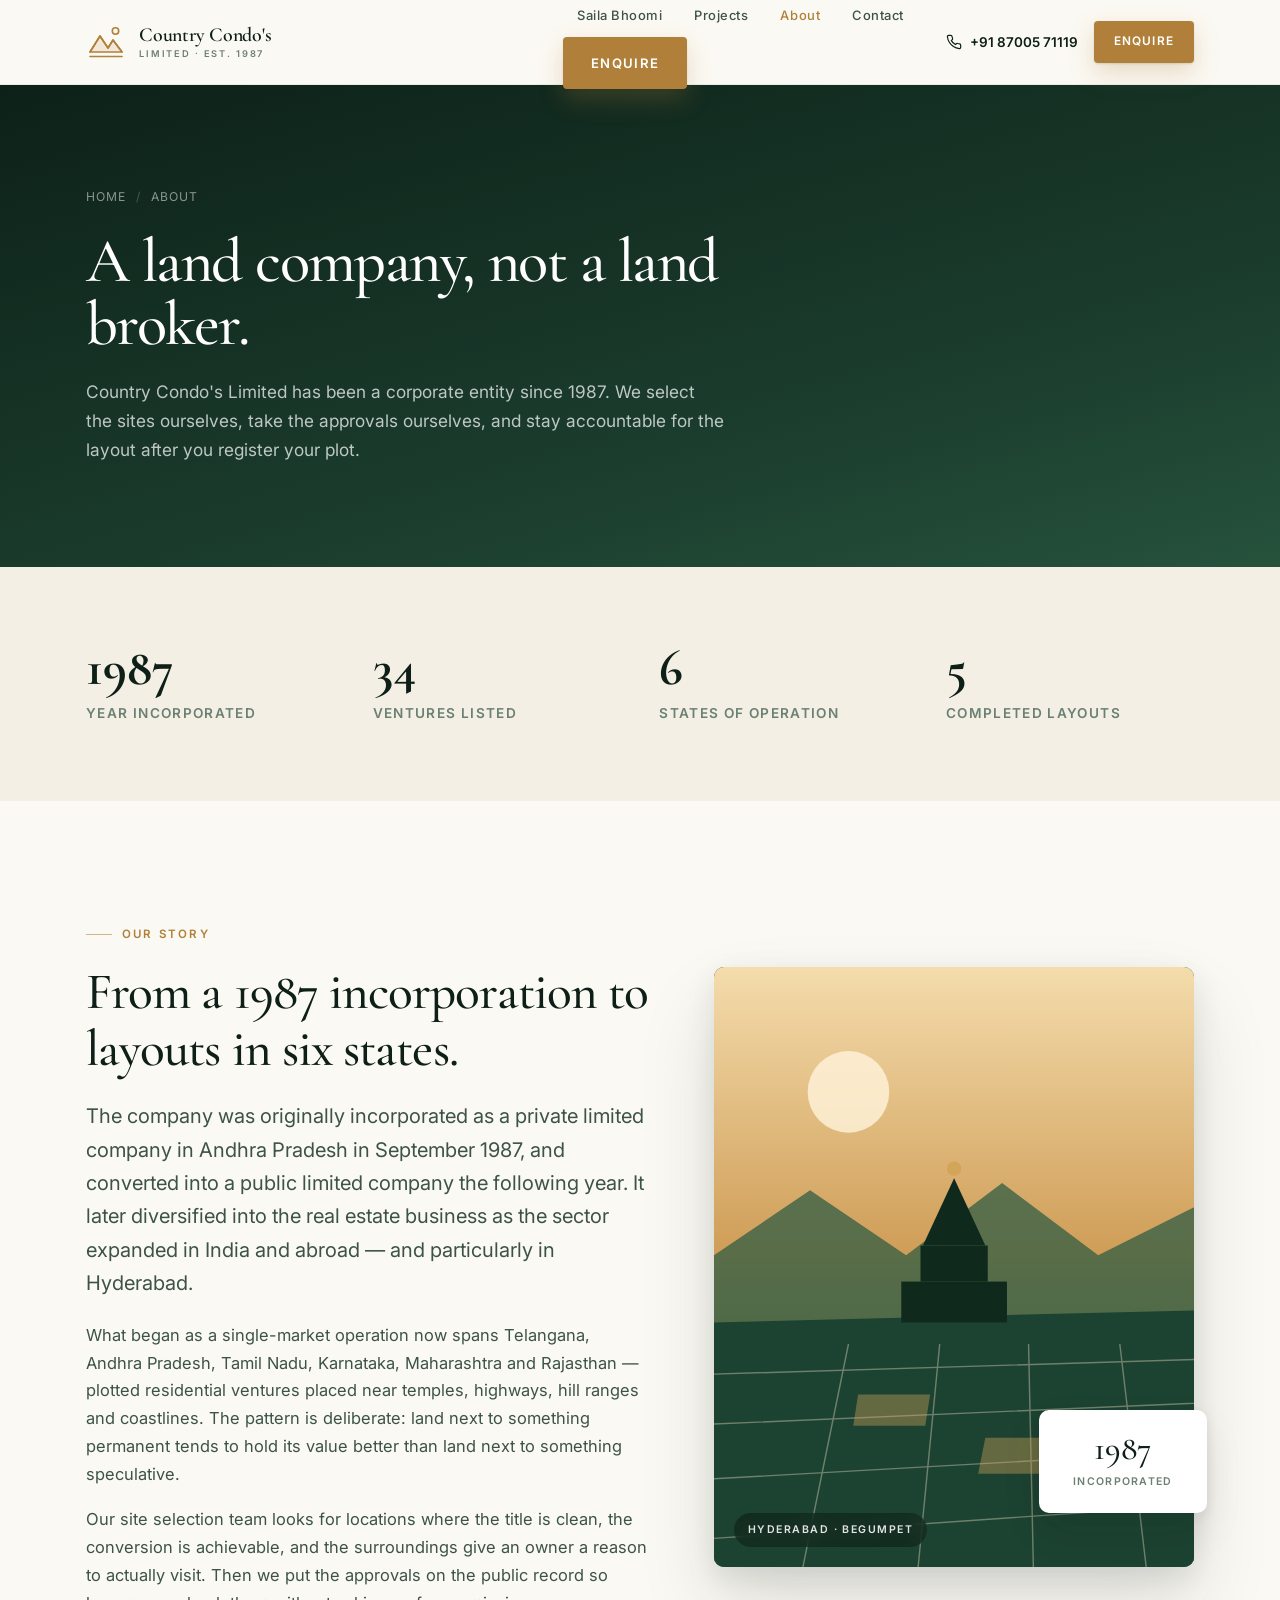
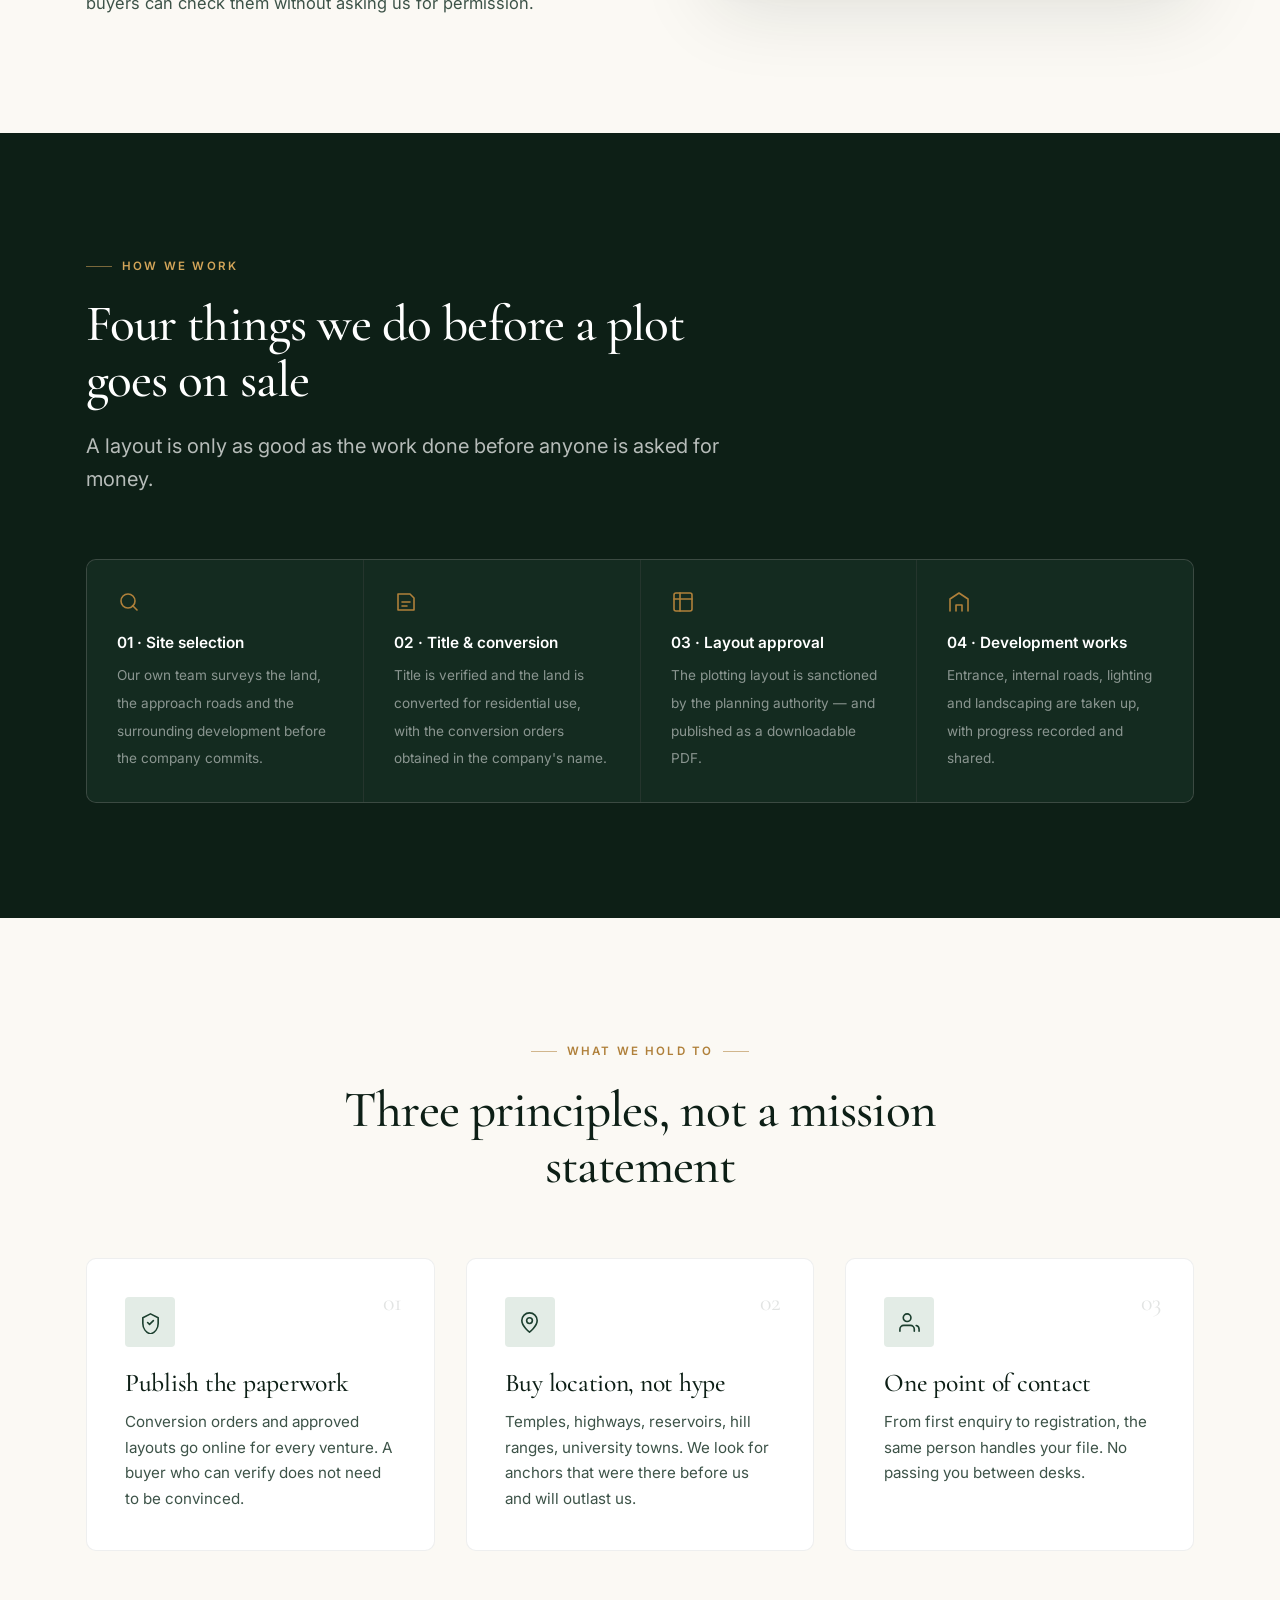
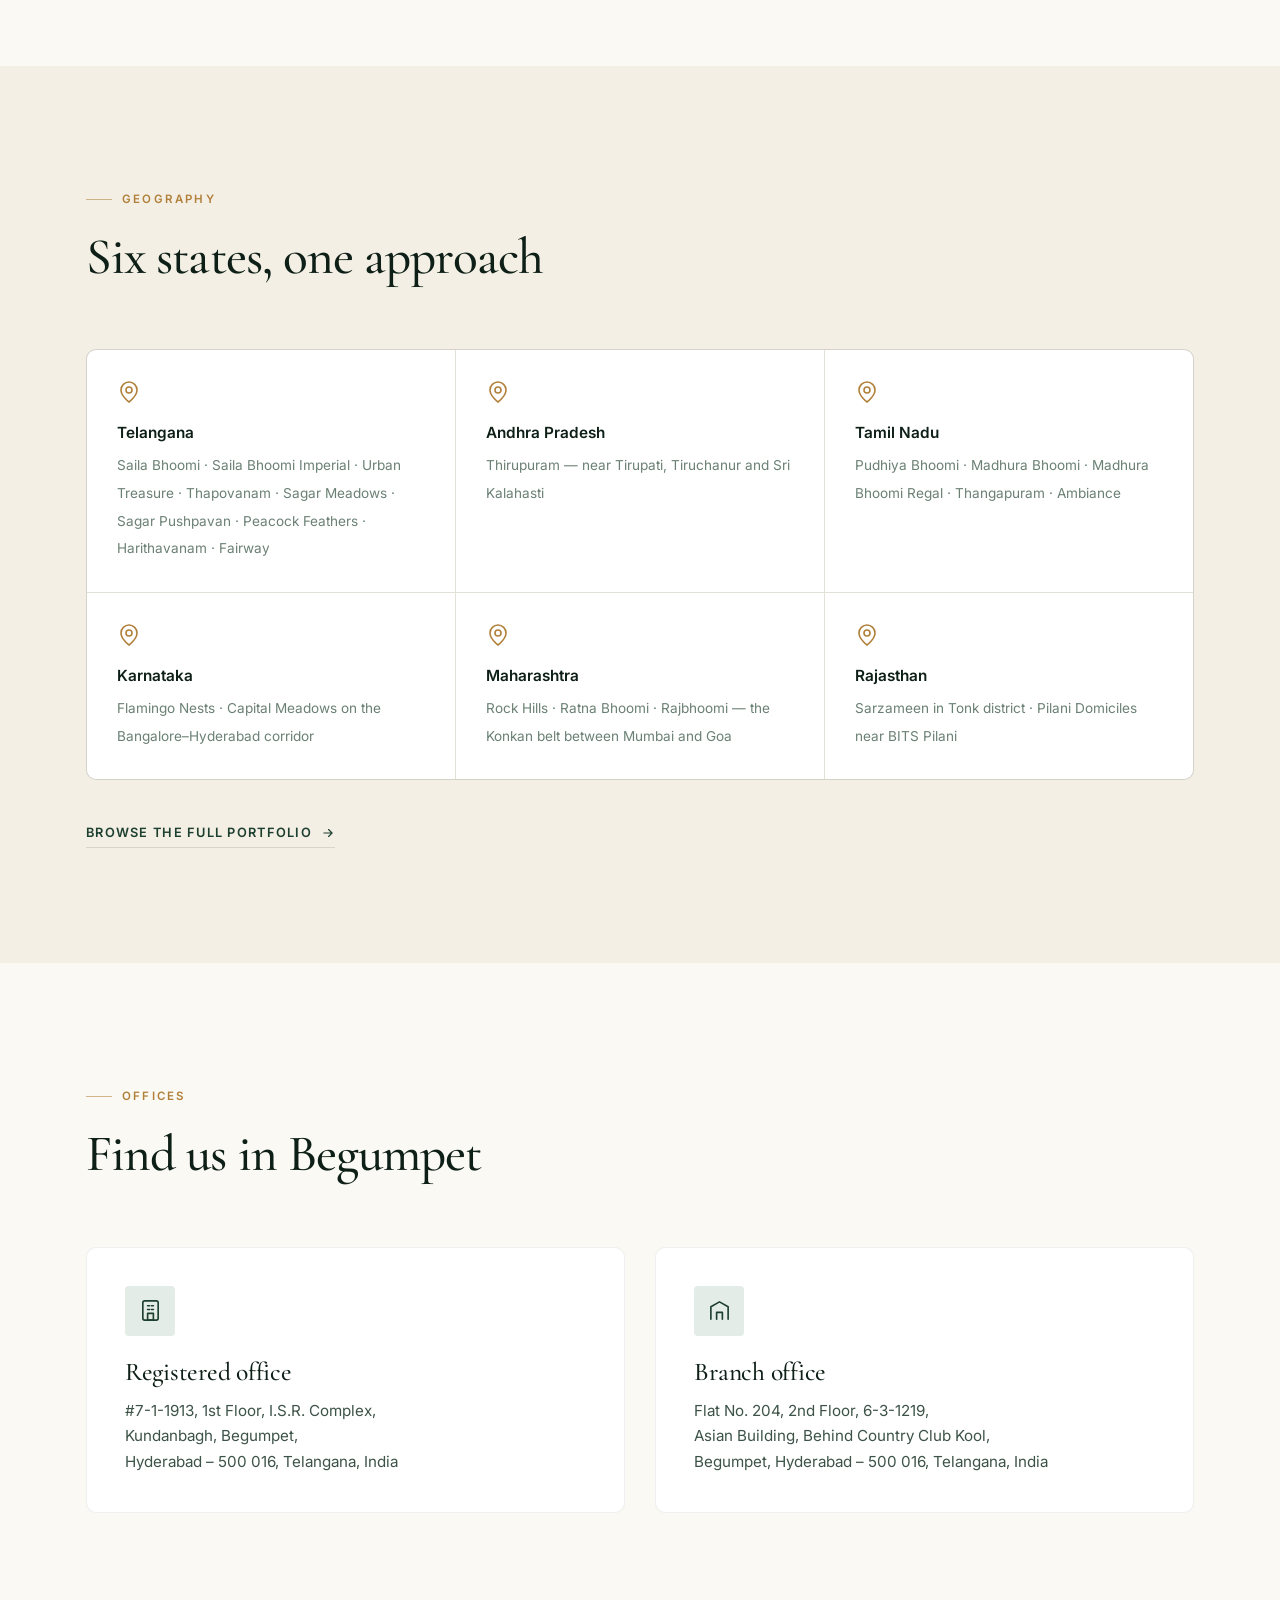
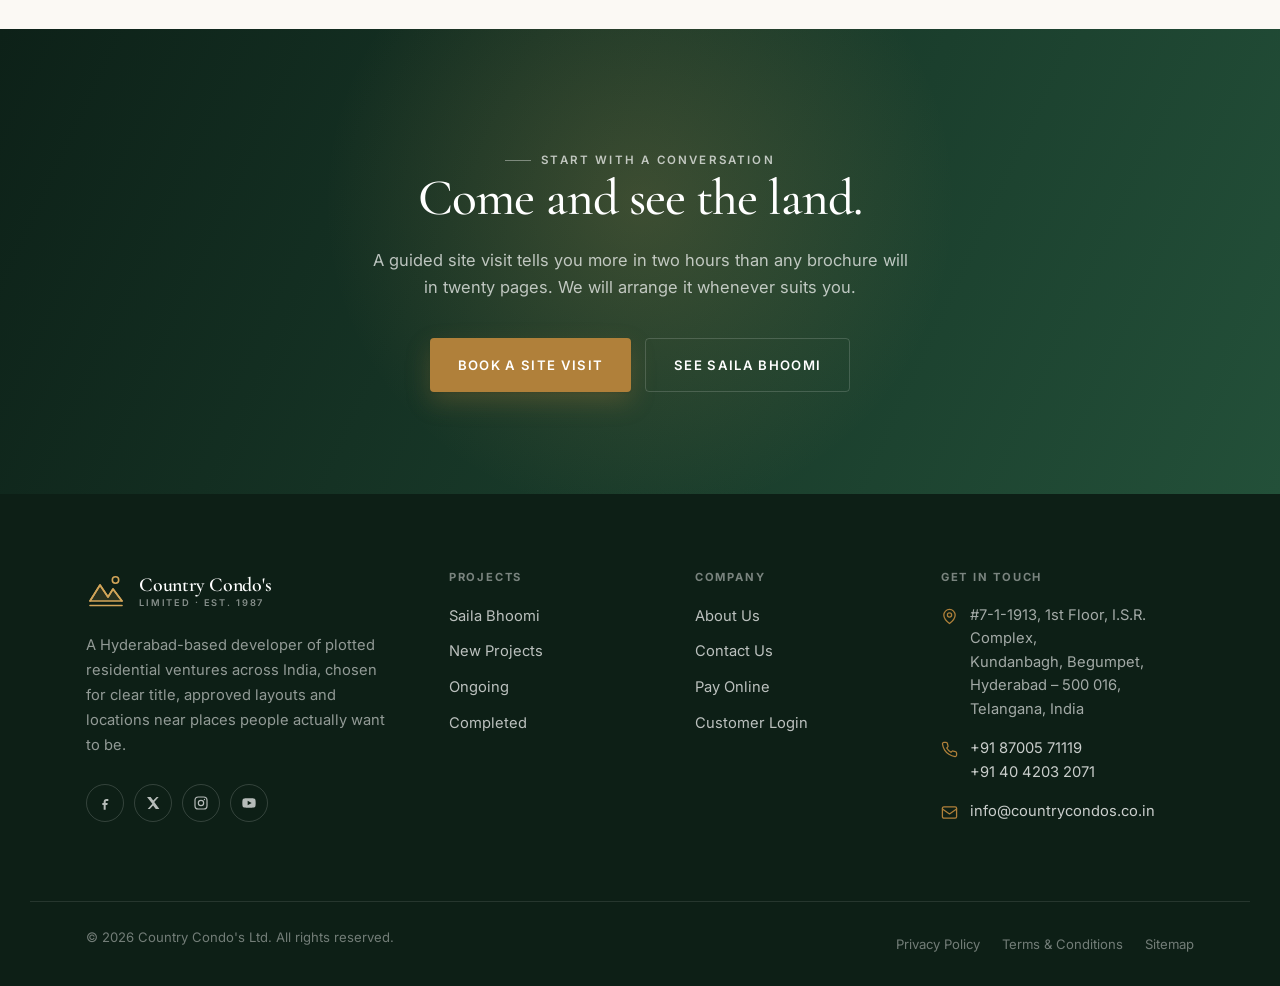
<file: about.html>
<!DOCTYPE html>
<html lang="en">
<head>
<meta charset="utf-8">
<meta name="viewport" content="width=device-width, initial-scale=1">
<title>About the Company | Country Condo's Ltd, Hyderabad</title>
<meta name="description" content="Country Condo's Limited — a Hyderabad-based developer of plotted residential ventures, incorporated in 1987 and operating across six Indian states.">
<meta name="theme-color" content="#0d1f16">
<link rel="preconnect" href="https://fonts.googleapis.com">
<link rel="preconnect" href="https://fonts.gstatic.com" crossorigin>
<link href="https://fonts.googleapis.com/css2?family=Cormorant+Garamond:ital,wght@0,400;0,500;0,600;1,400&family=Inter:wght@400;500;600;700&display=swap" rel="stylesheet">
<link rel="stylesheet" href="style.css">
</head>
<body>

<!-- ============================ HEADER ============================ -->
<header class="site-header static" id="siteHeader">
  <div class="wrap header-inner">
    <a class="brand" href="index.html" aria-label="Country Condo's Limited — home">
      <span class="brand-mark" aria-hidden="true">
        <svg viewBox="0 0 40 40" fill="none" stroke="currentColor" stroke-width="1.6" stroke-linecap="round" stroke-linejoin="round">
          <path d="M4 30 L14 14 L22 26 L27 18 L36 30 Z" fill="currentColor" fill-opacity=".14"/>
          <path d="M4 30 L14 14 L22 26 L27 18 L36 30"/><path d="M4 34.5h32"/><circle cx="29.5" cy="9" r="3.2"/>
        </svg>
      </span>
      <span class="brand-text"><strong>Country Condo's</strong><em>Limited &middot; Est. 1987</em></span>
    </a>

    <nav class="nav" id="primaryNav" aria-label="Main">
      <ul class="nav-list">
        <li><a class="nav-link" href="index.html">Saila Bhoomi</a></li>
        <li><a class="nav-link" href="projects.html">Projects</a></li>
        <li><a class="nav-link" href="about.html" aria-current="page">About</a></li>
        <li><a class="nav-link" href="contact.html">Contact</a></li>
      </ul>
      <a class="btn btn-primary" href="contact.html">Enquire</a>
    </nav>

    <div class="header-cta">
      <a class="header-phone" href="tel:+918700571119">
        <svg width="16" height="16" viewBox="0 0 24 24" fill="none" stroke="currentColor" stroke-width="1.8" stroke-linecap="round" aria-hidden="true"><path d="M22 16.9v3a2 2 0 0 1-2.2 2 19.8 19.8 0 0 1-8.6-3.1 19.5 19.5 0 0 1-6-6A19.8 19.8 0 0 1 2.1 4.2 2 2 0 0 1 4.1 2h3a2 2 0 0 1 2 1.7c.1 1 .4 1.9.7 2.8a2 2 0 0 1-.5 2.1L8.1 9.9a16 16 0 0 0 6 6l1.3-1.3a2 2 0 0 1 2.1-.4c.9.3 1.8.6 2.8.7a2 2 0 0 1 1.7 2Z"/></svg>
        +91 87005 71119
      </a>
      <a class="btn btn-primary btn-sm" href="contact.html">Enquire</a>
    </div>

    <button class="nav-toggle" aria-expanded="false" aria-controls="primaryNav" aria-label="Open menu"><span></span></button>
  </div>
</header>

<main>

<!-- ============================ PAGE HERO ============================ -->
<section class="page-hero">
  <div class="wrap">
    <nav class="crumbs" aria-label="Breadcrumb"><a href="index.html">Home</a><span>/</span>About</nav>
    <h1>A land company, not a land broker.</h1>
    <p>
      Country Condo's Limited has been a corporate entity since 1987. We select the
      sites ourselves, take the approvals ourselves, and stay accountable for the
      layout after you register your plot.
    </p>
  </div>
</section>

<!-- ============================ NUMBERS ============================ -->
<section class="section-sm band-warm">
  <div class="wrap">
    <ul class="grid g-4" style="gap:clamp(20px,3vw,40px)">
      <li data-reveal>
        <b style="display:block;font-family:var(--display);font-size:clamp(2.4rem,4vw,3.4rem);line-height:1;color:var(--forest-deep)">1987</b>
        <span class="small muted" style="display:block;margin-top:8px;letter-spacing:.1em;text-transform:uppercase;font-weight:600">Year incorporated</span>
      </li>
      <li data-reveal data-delay="1">
        <b style="display:block;font-family:var(--display);font-size:clamp(2.4rem,4vw,3.4rem);line-height:1;color:var(--forest-deep)"><span data-count="34" data-suffix="">34</span></b>
        <span class="small muted" style="display:block;margin-top:8px;letter-spacing:.1em;text-transform:uppercase;font-weight:600">Ventures listed</span>
      </li>
      <li data-reveal data-delay="2">
        <b style="display:block;font-family:var(--display);font-size:clamp(2.4rem,4vw,3.4rem);line-height:1;color:var(--forest-deep)"><span data-count="6">6</span></b>
        <span class="small muted" style="display:block;margin-top:8px;letter-spacing:.1em;text-transform:uppercase;font-weight:600">States of operation</span>
      </li>
      <li data-reveal data-delay="3">
        <b style="display:block;font-family:var(--display);font-size:clamp(2.4rem,4vw,3.4rem);line-height:1;color:var(--forest-deep)"><span data-count="5">5</span></b>
        <span class="small muted" style="display:block;margin-top:8px;letter-spacing:.1em;text-transform:uppercase;font-weight:600">Completed layouts</span>
      </li>
    </ul>
  </div>
</section>

<!-- ============================ STORY ============================ -->
<section class="section">
  <div class="wrap split wide-text">
    <div data-reveal>
      <p class="eyebrow">Our Story</p>
      <h2>From a 1987 incorporation to layouts in six states.</h2>
      <p class="lede" style="margin-top:22px">
        The company was originally incorporated as a private limited company in
        Andhra Pradesh in September 1987, and converted into a public limited
        company the following year. It later diversified into the real estate
        business as the sector expanded in India and abroad &mdash; and particularly
        in Hyderabad.
      </p>
      <p style="margin-top:18px;color:var(--ink-soft)">
        What began as a single-market operation now spans Telangana, Andhra Pradesh,
        Tamil Nadu, Karnataka, Maharashtra and Rajasthan &mdash; plotted residential
        ventures placed near temples, highways, hill ranges and coastlines. The
        pattern is deliberate: land next to something permanent tends to hold its
        value better than land next to something speculative.
      </p>
      <p style="margin-top:18px;color:var(--ink-soft)">
        Our site selection team looks for locations where the title is clean, the
        conversion is achievable, and the surroundings give an owner a reason to
        actually visit. Then we put the approvals on the public record so buyers can
        check them without asking us for permission.
      </p>
    </div>

    <div class="split-media" data-reveal data-delay="2">
      <figure class="plate" style="margin:0">
        <svg viewBox="0 0 400 500" preserveAspectRatio="xMidYMid slice" role="img" aria-label="Illustration of an Indian landscape with temple, hills and plotted land">
          <defs>
            <linearGradient id="ab1" x1="0" y1="0" x2="0" y2="1">
              <stop offset="0" stop-color="#f4dcac"/><stop offset=".48" stop-color="#cf9d57"/><stop offset="1" stop-color="#3d6d53"/>
            </linearGradient>
          </defs>
          <rect width="400" height="500" fill="url(#ab1)"/>
          <circle cx="112" cy="104" r="34" fill="#fff3d9" opacity=".82"/>
          <path d="M0 240 L80 186 L160 240 L240 180 L320 240 L400 200 L400 500 L0 500Z" fill="#2c5b43" opacity=".72"/>
          <path d="M0 296 L400 286 L400 500 L0 500Z" fill="#1c4231"/>
          <!-- temple -->
          <g fill="#0f2a1d">
            <path d="M200 176 L226 232 H174Z"/>
            <rect x="172" y="232" width="56" height="30"/>
            <rect x="156" y="262" width="88" height="34"/>
          </g>
          <circle cx="200" cy="168" r="6" fill="#d3a559"/>
          <!-- plotted grid -->
          <g stroke="#e8dcc4" stroke-width="1.2" opacity=".4" fill="none">
            <path d="M-30 340 L430 326M-30 382 L430 362M-30 428 L430 402M-30 478 L430 446"/>
            <path d="M74 500 L112 314M170 500 L188 314M266 500 L262 314M360 500 L338 314"/>
          </g>
          <g fill="#d3a559" opacity=".4">
            <path d="M120 356 h60 l-4 26 h-60Z"/><path d="M226 392 h62 l-6 30 h-62Z"/>
          </g>
        </svg>
        <figcaption class="plate-label">Hyderabad &middot; Begumpet</figcaption>
      </figure>
      <div class="plate-badge" data-reveal data-delay="3">
        <b>1987</b>
        <span>Incorporated</span>
      </div>
    </div>
  </div>
</section>

<!-- ============================ HOW WE WORK ============================ -->
<section class="section band-dark">
  <div class="wrap">
    <div class="section-head" data-reveal>
      <p class="eyebrow">How We Work</p>
      <h2>Four things we do before a plot goes on sale</h2>
      <p class="lede">A layout is only as good as the work done before anyone is asked for money.</p>
    </div>

    <div class="tiles c4" data-reveal>
      <div class="tile">
        <svg viewBox="0 0 24 24" fill="none" stroke="currentColor" stroke-width="1.6" stroke-linecap="round" stroke-linejoin="round" aria-hidden="true"><circle cx="11" cy="11" r="7"/><path d="m20 20-4.5-4.5"/></svg>
        <b>01 &middot; Site selection</b>
        <span>Our own team surveys the land, the approach roads and the surrounding development before the company commits.</span>
      </div>
      <div class="tile">
        <svg viewBox="0 0 24 24" fill="none" stroke="currentColor" stroke-width="1.6" stroke-linecap="round" stroke-linejoin="round" aria-hidden="true"><path d="M4 4h12l4 4v12H4z"/><path d="M8 12h8M8 16h5"/></svg>
        <b>02 &middot; Title &amp; conversion</b>
        <span>Title is verified and the land is converted for residential use, with the conversion orders obtained in the company's name.</span>
      </div>
      <div class="tile">
        <svg viewBox="0 0 24 24" fill="none" stroke="currentColor" stroke-width="1.6" stroke-linecap="round" stroke-linejoin="round" aria-hidden="true"><rect x="3" y="3" width="18" height="18" rx="2"/><path d="M3 9h18M9 3v18"/></svg>
        <b>03 &middot; Layout approval</b>
        <span>The plotting layout is sanctioned by the planning authority &mdash; and published as a downloadable PDF.</span>
      </div>
      <div class="tile">
        <svg viewBox="0 0 24 24" fill="none" stroke="currentColor" stroke-width="1.6" stroke-linecap="round" stroke-linejoin="round" aria-hidden="true"><path d="M3 21V9l9-6 9 6v12"/><path d="M9 21v-6h6v6"/></svg>
        <b>04 &middot; Development works</b>
        <span>Entrance, internal roads, lighting and landscaping are taken up, with progress recorded and shared.</span>
      </div>
    </div>
  </div>
</section>

<!-- ============================ PRINCIPLES ============================ -->
<section class="section">
  <div class="wrap">
    <div class="section-head center" data-reveal>
      <p class="eyebrow">What We Hold To</p>
      <h2>Three principles, not a mission statement</h2>
    </div>

    <div class="grid g-3">
      <article class="card" data-reveal>
        <span class="card-num">01</span>
        <div class="card-icon">
          <svg viewBox="0 0 24 24" fill="none" stroke="currentColor" stroke-width="1.7" stroke-linecap="round" stroke-linejoin="round" aria-hidden="true"><path d="M12 3l8 4v6c0 5-3.4 9.4-8 11-4.6-1.6-8-6-8-11V7l8-4Z"/><path d="M9 12l2 2 4-4"/></svg>
        </div>
        <h3>Publish the paperwork</h3>
        <p>Conversion orders and approved layouts go online for every venture. A buyer who can verify does not need to be convinced.</p>
      </article>
      <article class="card" data-reveal data-delay="1">
        <span class="card-num">02</span>
        <div class="card-icon">
          <svg viewBox="0 0 24 24" fill="none" stroke="currentColor" stroke-width="1.7" stroke-linecap="round" stroke-linejoin="round" aria-hidden="true"><path d="M20 10c0 6-8 12-8 12s-8-6-8-12a8 8 0 0 1 16 0Z"/><circle cx="12" cy="10" r="3"/></svg>
        </div>
        <h3>Buy location, not hype</h3>
        <p>Temples, highways, reservoirs, hill ranges, university towns. We look for anchors that were there before us and will outlast us.</p>
      </article>
      <article class="card" data-reveal data-delay="2">
        <span class="card-num">03</span>
        <div class="card-icon">
          <svg viewBox="0 0 24 24" fill="none" stroke="currentColor" stroke-width="1.7" stroke-linecap="round" stroke-linejoin="round" aria-hidden="true"><path d="M17 21v-2a4 4 0 0 0-4-4H6a4 4 0 0 0-4 4v2"/><circle cx="9.5" cy="7" r="4"/><path d="M22 21v-2a4 4 0 0 0-3-3.9"/></svg>
        </div>
        <h3>One point of contact</h3>
        <p>From first enquiry to registration, the same person handles your file. No passing you between desks.</p>
      </article>
    </div>
  </div>
</section>

<!-- ============================ WHERE WE OPERATE ============================ -->
<section class="section band-warm">
  <div class="wrap">
    <div class="section-head" data-reveal>
      <p class="eyebrow">Geography</p>
      <h2>Six states, one approach</h2>
    </div>

    <div class="tiles c3" data-reveal>
      <div class="tile">
        <svg viewBox="0 0 24 24" fill="none" stroke="currentColor" stroke-width="1.6" stroke-linecap="round" stroke-linejoin="round" aria-hidden="true"><path d="M20 10c0 6-8 12-8 12s-8-6-8-12a8 8 0 0 1 16 0Z"/><circle cx="12" cy="10" r="3"/></svg>
        <b>Telangana</b>
        <span>Saila Bhoomi &middot; Saila Bhoomi Imperial &middot; Urban Treasure &middot; Thapovanam &middot; Sagar Meadows &middot; Sagar Pushpavan &middot; Peacock Feathers &middot; Harithavanam &middot; Fairway</span>
      </div>
      <div class="tile">
        <svg viewBox="0 0 24 24" fill="none" stroke="currentColor" stroke-width="1.6" stroke-linecap="round" stroke-linejoin="round" aria-hidden="true"><path d="M20 10c0 6-8 12-8 12s-8-6-8-12a8 8 0 0 1 16 0Z"/><circle cx="12" cy="10" r="3"/></svg>
        <b>Andhra Pradesh</b>
        <span>Thirupuram &mdash; near Tirupati, Tiruchanur and Sri Kalahasti</span>
      </div>
      <div class="tile">
        <svg viewBox="0 0 24 24" fill="none" stroke="currentColor" stroke-width="1.6" stroke-linecap="round" stroke-linejoin="round" aria-hidden="true"><path d="M20 10c0 6-8 12-8 12s-8-6-8-12a8 8 0 0 1 16 0Z"/><circle cx="12" cy="10" r="3"/></svg>
        <b>Tamil Nadu</b>
        <span>Pudhiya Bhoomi &middot; Madhura Bhoomi &middot; Madhura Bhoomi Regal &middot; Thangapuram &middot; Ambiance</span>
      </div>
      <div class="tile">
        <svg viewBox="0 0 24 24" fill="none" stroke="currentColor" stroke-width="1.6" stroke-linecap="round" stroke-linejoin="round" aria-hidden="true"><path d="M20 10c0 6-8 12-8 12s-8-6-8-12a8 8 0 0 1 16 0Z"/><circle cx="12" cy="10" r="3"/></svg>
        <b>Karnataka</b>
        <span>Flamingo Nests &middot; Capital Meadows on the Bangalore&ndash;Hyderabad corridor</span>
      </div>
      <div class="tile">
        <svg viewBox="0 0 24 24" fill="none" stroke="currentColor" stroke-width="1.6" stroke-linecap="round" stroke-linejoin="round" aria-hidden="true"><path d="M20 10c0 6-8 12-8 12s-8-6-8-12a8 8 0 0 1 16 0Z"/><circle cx="12" cy="10" r="3"/></svg>
        <b>Maharashtra</b>
        <span>Rock Hills &middot; Ratna Bhoomi &middot; Rajbhoomi &mdash; the Konkan belt between Mumbai and Goa</span>
      </div>
      <div class="tile">
        <svg viewBox="0 0 24 24" fill="none" stroke="currentColor" stroke-width="1.6" stroke-linecap="round" stroke-linejoin="round" aria-hidden="true"><path d="M20 10c0 6-8 12-8 12s-8-6-8-12a8 8 0 0 1 16 0Z"/><circle cx="12" cy="10" r="3"/></svg>
        <b>Rajasthan</b>
        <span>Sarzameen in Tonk district &middot; Pilani Domiciles near BITS Pilani</span>
      </div>
    </div>

    <div style="margin-top:38px" data-reveal>
      <a class="link-arrow" href="projects.html">
        Browse the full portfolio
        <svg width="14" height="14" viewBox="0 0 24 24" fill="none" stroke="currentColor" stroke-width="2" stroke-linecap="round" stroke-linejoin="round" aria-hidden="true"><path d="M5 12h14M13 6l6 6-6 6"/></svg>
      </a>
    </div>
  </div>
</section>

<!-- ============================ OFFICES ============================ -->
<section class="section">
  <div class="wrap">
    <div class="section-head" data-reveal>
      <p class="eyebrow">Offices</p>
      <h2>Find us in Begumpet</h2>
    </div>

    <div class="grid g-2" data-reveal>
      <div class="card">
        <div class="card-icon">
          <svg viewBox="0 0 24 24" fill="none" stroke="currentColor" stroke-width="1.7" stroke-linecap="round" stroke-linejoin="round" aria-hidden="true"><rect x="4" y="2" width="16" height="20" rx="2"/><path d="M9 7h2M13 7h2M9 11h2M13 11h2M9 15h6v7H9z"/></svg>
        </div>
        <h3>Registered office</h3>
        <p style="margin-top:12px">
          #7-1-1913, 1st Floor, I.S.R. Complex,<br>
          Kundanbagh, Begumpet,<br>
          Hyderabad &ndash; 500 016, Telangana, India
        </p>
      </div>
      <div class="card">
        <div class="card-icon">
          <svg viewBox="0 0 24 24" fill="none" stroke="currentColor" stroke-width="1.7" stroke-linecap="round" stroke-linejoin="round" aria-hidden="true"><path d="M3 21V8l9-5 9 5v13"/><path d="M9 21v-7h6v7"/></svg>
        </div>
        <h3>Branch office</h3>
        <p style="margin-top:12px">
          Flat No. 204, 2nd Floor, 6-3-1219,<br>
          Asian Building, Behind Country Club Kool,<br>
          Begumpet, Hyderabad &ndash; 500 016, Telangana, India
        </p>
      </div>
    </div>
  </div>
</section>

<!-- ============================ CTA ============================ -->
<section class="cta-band">
  <div class="wrap" data-reveal>
    <p class="eyebrow" style="justify-content:center">Start with a conversation</p>
    <h2>Come and see the land.</h2>
    <p>A guided site visit tells you more in two hours than any brochure will in twenty pages. We will arrange it whenever suits you.</p>
    <div class="cta-actions">
      <a class="btn btn-primary" href="contact.html">Book a Site Visit</a>
      <a class="btn btn-ghost-light" href="index.html">See Saila Bhoomi</a>
    </div>
  </div>
</section>

</main>

<!-- ============================ FOOTER ============================ -->
<footer class="site-footer">
  <div class="wrap footer-top">
    <div class="footer-brand">
      <a class="brand" href="index.html">
        <span class="brand-mark" aria-hidden="true">
          <svg viewBox="0 0 40 40" fill="none" stroke="currentColor" stroke-width="1.6" stroke-linecap="round" stroke-linejoin="round">
            <path d="M4 30 L14 14 L22 26 L27 18 L36 30 Z" fill="currentColor" fill-opacity=".14"/>
            <path d="M4 30 L14 14 L22 26 L27 18 L36 30"/><path d="M4 34.5h32"/><circle cx="29.5" cy="9" r="3.2"/>
          </svg>
        </span>
        <span class="brand-text"><strong>Country Condo's</strong><em>Limited &middot; Est. 1987</em></span>
      </a>
      <p class="footer-about">
        A Hyderabad-based developer of plotted residential ventures across India,
        chosen for clear title, approved layouts and locations near places people
        actually want to be.
      </p>
      <div class="socials">
        <a href="https://www.facebook.com/" target="_blank" rel="noopener" aria-label="Facebook"><svg viewBox="0 0 24 24" fill="currentColor" aria-hidden="true"><path d="M14 9h3V6h-3c-2.2 0-4 1.8-4 4v2H8v3h2v7h3v-7h2.5l.5-3H13v-2c0-.6.4-1 1-1Z"/></svg></a>
        <a href="https://twitter.com/" target="_blank" rel="noopener" aria-label="X"><svg viewBox="0 0 24 24" fill="currentColor" aria-hidden="true"><path d="M17.5 3h3l-6.6 7.6L21.5 21h-5.3l-4.1-5.4L7.2 21H4l7-7.9L3 3h5.4l3.9 5.1L17.5 3Z"/></svg></a>
        <a href="https://www.instagram.com/" target="_blank" rel="noopener" aria-label="Instagram"><svg viewBox="0 0 24 24" fill="none" stroke="currentColor" stroke-width="1.8" aria-hidden="true"><rect x="3" y="3" width="18" height="18" rx="5"/><circle cx="12" cy="12" r="4"/><circle cx="17.2" cy="6.8" r="1" fill="currentColor" stroke="none"/></svg></a>
        <a href="https://www.youtube.com/" target="_blank" rel="noopener" aria-label="YouTube"><svg viewBox="0 0 24 24" fill="currentColor" aria-hidden="true"><path d="M21.6 7.2c-.2-1-1-1.7-2-1.9C17.9 5 12 5 12 5s-5.9 0-7.6.3c-1 .2-1.8.9-2 1.9C2 9 2 12 2 12s0 3 .4 4.8c.2 1 1 1.7 2 1.9C6.1 19 12 19 12 19s5.9 0 7.6-.3c1-.2 1.8-.9 2-1.9.4-1.8.4-4.8.4-4.8s0-3-.4-4.8ZM10 15.5v-7l6 3.5-6 3.5Z"/></svg></a>
      </div>
    </div>

    <div class="footer-col">
      <h4>Projects</h4>
      <ul>
        <li><a href="index.html">Saila Bhoomi</a></li>
        <li><a href="projects.html#new">New Projects</a></li>
        <li><a href="projects.html#ongoing">Ongoing</a></li>
        <li><a href="projects.html#completed">Completed</a></li>
      </ul>
    </div>

    <div class="footer-col">
      <h4>Company</h4>
      <ul>
        <li><a href="about.html">About Us</a></li>
        <li><a href="contact.html">Contact Us</a></li>
        <li><a href="https://countrycondos.net/" target="_blank" rel="noopener">Pay Online</a></li>
        <li><a href="https://countrycondos.net/" target="_blank" rel="noopener">Customer Login</a></li>
      </ul>
    </div>

    <div class="footer-col">
      <h4>Get in Touch</h4>
      <ul class="footer-contact">
        <li>
          <svg viewBox="0 0 24 24" fill="none" stroke="currentColor" stroke-width="1.8" stroke-linecap="round" stroke-linejoin="round" aria-hidden="true"><path d="M20 10c0 6-8 12-8 12s-8-6-8-12a8 8 0 0 1 16 0Z"/><circle cx="12" cy="10" r="3"/></svg>
          <span>#7-1-1913, 1st Floor, I.S.R. Complex,<br>Kundanbagh, Begumpet,<br>Hyderabad &ndash; 500 016, Telangana, India</span>
        </li>
        <li>
          <svg viewBox="0 0 24 24" fill="none" stroke="currentColor" stroke-width="1.8" stroke-linecap="round" aria-hidden="true"><path d="M22 16.9v3a2 2 0 0 1-2.2 2 19.8 19.8 0 0 1-8.6-3.1 19.5 19.5 0 0 1-6-6A19.8 19.8 0 0 1 2.1 4.2 2 2 0 0 1 4.1 2h3a2 2 0 0 1 2 1.7c.1 1 .4 1.9.7 2.8a2 2 0 0 1-.5 2.1L8.1 9.9a16 16 0 0 0 6 6l1.3-1.3a2 2 0 0 1 2.1-.4c.9.3 1.8.6 2.8.7a2 2 0 0 1 1.7 2Z"/></svg>
          <span><a href="tel:+918700571119">+91 87005 71119</a><br><a href="tel:+914042032071">+91 40 4203 2071</a></span>
        </li>
        <li>
          <svg viewBox="0 0 24 24" fill="none" stroke="currentColor" stroke-width="1.8" stroke-linecap="round" stroke-linejoin="round" aria-hidden="true"><rect x="2" y="4" width="20" height="16" rx="2"/><path d="m2 7 10 7 10-7"/></svg>
          <span><a href="mailto:info@countrycondos.co.in">info@countrycondos.co.in</a></span>
        </li>
      </ul>
    </div>
  </div>

  <div class="wrap footer-bottom">
    <p>&copy; <span data-year>2026</span> Country Condo's Ltd. All rights reserved.</p>
    <nav aria-label="Legal">
      <a href="#">Privacy Policy</a>
      <a href="#">Terms &amp; Conditions</a>
      <a href="contact.html">Sitemap</a>
    </nav>
  </div>
</footer>

<button class="to-top" id="toTop" aria-label="Back to top">
  <svg width="18" height="18" viewBox="0 0 24 24" fill="none" stroke="currentColor" stroke-width="2" stroke-linecap="round" stroke-linejoin="round" aria-hidden="true"><path d="M12 19V5M6 11l6-6 6 6"/></svg>
</button>

<script src="main.js"></script>
</body>
</html>
</file>
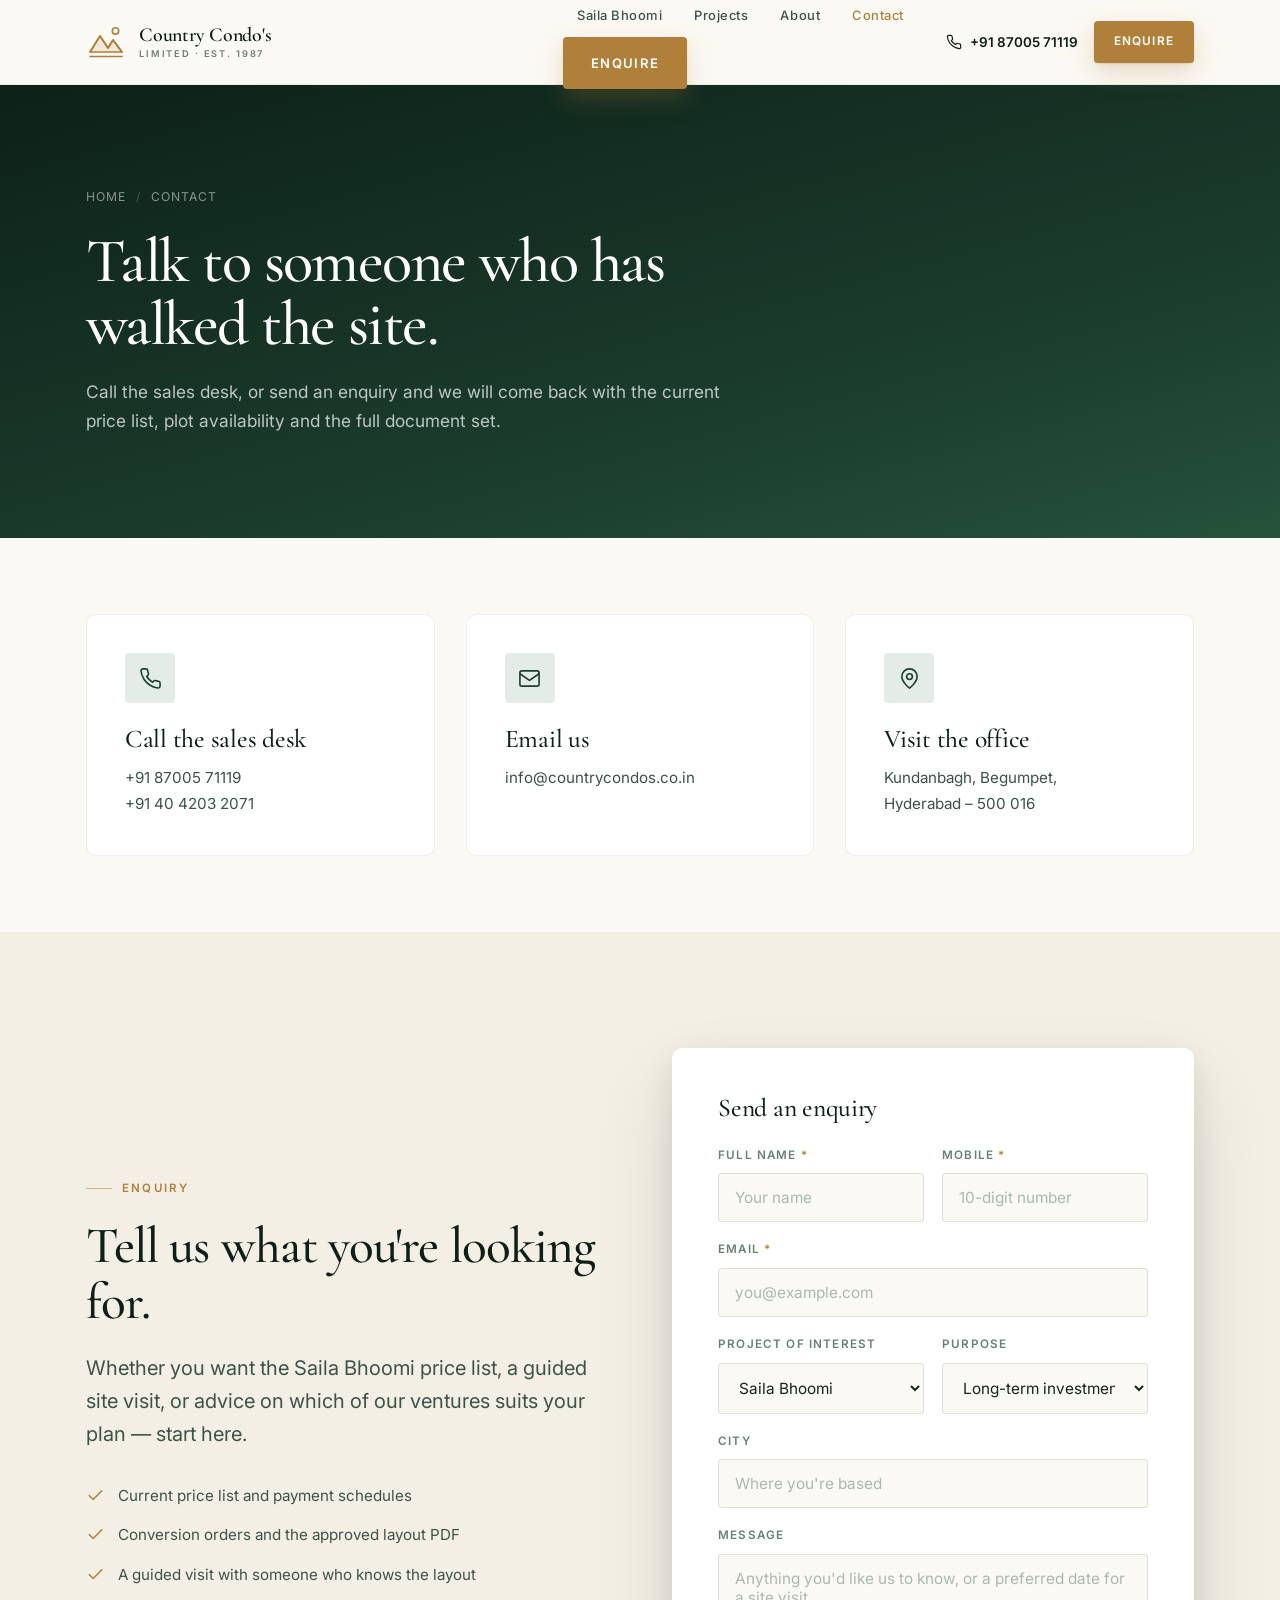
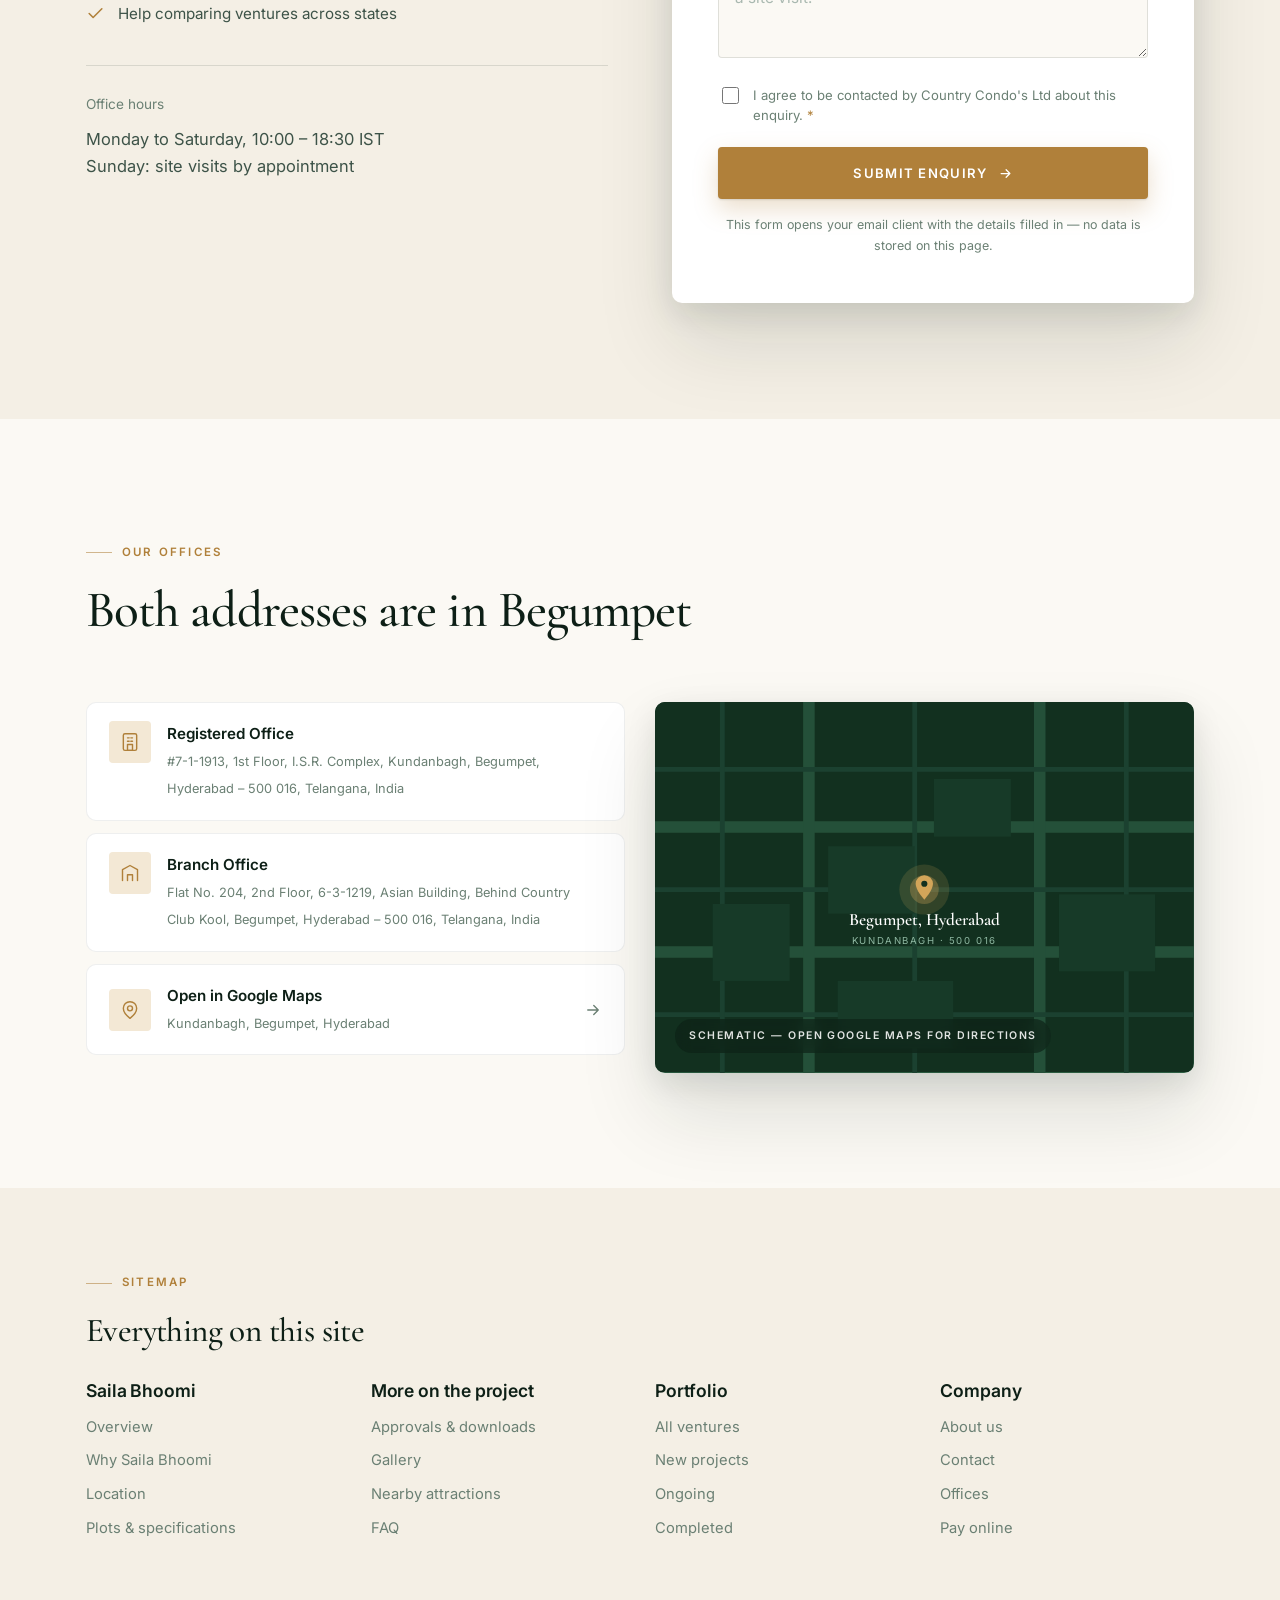
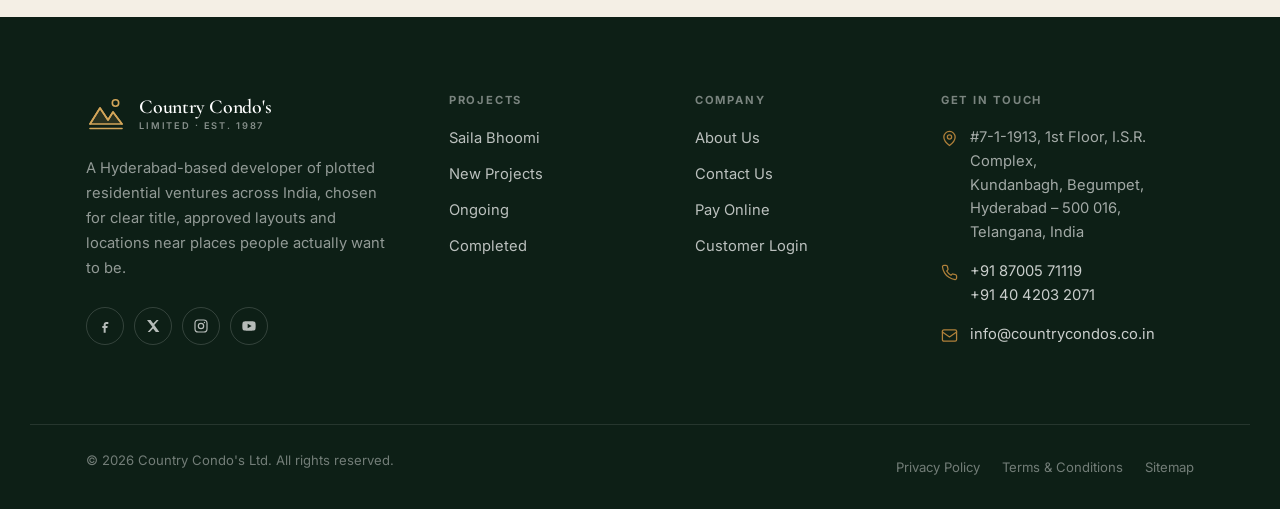
<file: contact.html>
<!DOCTYPE html>
<html lang="en">
<head>
<meta charset="utf-8">
<meta name="viewport" content="width=device-width, initial-scale=1">
<title>Contact &amp; Site Visits | Country Condo's Ltd, Hyderabad</title>
<meta name="description" content="Contact Country Condo's Ltd in Begumpet, Hyderabad — phone, email, office addresses, and an enquiry form to book a guided site visit to Saila Bhoomi.">
<meta name="theme-color" content="#0d1f16">
<link rel="preconnect" href="https://fonts.googleapis.com">
<link rel="preconnect" href="https://fonts.gstatic.com" crossorigin>
<link href="https://fonts.googleapis.com/css2?family=Cormorant+Garamond:ital,wght@0,400;0,500;0,600;1,400&family=Inter:wght@400;500;600;700&display=swap" rel="stylesheet">
<link rel="stylesheet" href="style.css">
</head>
<body>

<!-- ============================ HEADER ============================ -->
<header class="site-header static" id="siteHeader">
  <div class="wrap header-inner">
    <a class="brand" href="index.html" aria-label="Country Condo's Limited — home">
      <span class="brand-mark" aria-hidden="true">
        <svg viewBox="0 0 40 40" fill="none" stroke="currentColor" stroke-width="1.6" stroke-linecap="round" stroke-linejoin="round">
          <path d="M4 30 L14 14 L22 26 L27 18 L36 30 Z" fill="currentColor" fill-opacity=".14"/>
          <path d="M4 30 L14 14 L22 26 L27 18 L36 30"/><path d="M4 34.5h32"/><circle cx="29.5" cy="9" r="3.2"/>
        </svg>
      </span>
      <span class="brand-text"><strong>Country Condo's</strong><em>Limited &middot; Est. 1987</em></span>
    </a>

    <nav class="nav" id="primaryNav" aria-label="Main">
      <ul class="nav-list">
        <li><a class="nav-link" href="index.html">Saila Bhoomi</a></li>
        <li><a class="nav-link" href="projects.html">Projects</a></li>
        <li><a class="nav-link" href="about.html">About</a></li>
        <li><a class="nav-link" href="contact.html" aria-current="page">Contact</a></li>
      </ul>
      <a class="btn btn-primary" href="#form">Enquire</a>
    </nav>

    <div class="header-cta">
      <a class="header-phone" href="tel:+918700571119">
        <svg width="16" height="16" viewBox="0 0 24 24" fill="none" stroke="currentColor" stroke-width="1.8" stroke-linecap="round" aria-hidden="true"><path d="M22 16.9v3a2 2 0 0 1-2.2 2 19.8 19.8 0 0 1-8.6-3.1 19.5 19.5 0 0 1-6-6A19.8 19.8 0 0 1 2.1 4.2 2 2 0 0 1 4.1 2h3a2 2 0 0 1 2 1.7c.1 1 .4 1.9.7 2.8a2 2 0 0 1-.5 2.1L8.1 9.9a16 16 0 0 0 6 6l1.3-1.3a2 2 0 0 1 2.1-.4c.9.3 1.8.6 2.8.7a2 2 0 0 1 1.7 2Z"/></svg>
        +91 87005 71119
      </a>
      <a class="btn btn-primary btn-sm" href="#form">Enquire</a>
    </div>

    <button class="nav-toggle" aria-expanded="false" aria-controls="primaryNav" aria-label="Open menu"><span></span></button>
  </div>
</header>

<main>

<!-- ============================ PAGE HERO ============================ -->
<section class="page-hero">
  <div class="wrap">
    <nav class="crumbs" aria-label="Breadcrumb"><a href="index.html">Home</a><span>/</span>Contact</nav>
    <h1>Talk to someone who has walked the site.</h1>
    <p>
      Call the sales desk, or send an enquiry and we will come back with the current
      price list, plot availability and the full document set.
    </p>
  </div>
</section>

<!-- ============================ QUICK CONTACT ============================ -->
<section class="section-sm">
  <div class="wrap">
    <div class="grid g-3">
      <a class="card" href="tel:+918700571119" data-reveal>
        <div class="card-icon">
          <svg viewBox="0 0 24 24" fill="none" stroke="currentColor" stroke-width="1.7" stroke-linecap="round" aria-hidden="true"><path d="M22 16.9v3a2 2 0 0 1-2.2 2 19.8 19.8 0 0 1-8.6-3.1 19.5 19.5 0 0 1-6-6A19.8 19.8 0 0 1 2.1 4.2 2 2 0 0 1 4.1 2h3a2 2 0 0 1 2 1.7c.1 1 .4 1.9.7 2.8a2 2 0 0 1-.5 2.1L8.1 9.9a16 16 0 0 0 6 6l1.3-1.3a2 2 0 0 1 2.1-.4c.9.3 1.8.6 2.8.7a2 2 0 0 1 1.7 2Z"/></svg>
        </div>
        <h3>Call the sales desk</h3>
        <p style="margin-top:10px">+91 87005 71119<br>+91 40 4203 2071</p>
      </a>

      <a class="card" href="mailto:info@countrycondos.co.in" data-reveal data-delay="1">
        <div class="card-icon">
          <svg viewBox="0 0 24 24" fill="none" stroke="currentColor" stroke-width="1.7" stroke-linecap="round" stroke-linejoin="round" aria-hidden="true"><rect x="2" y="4" width="20" height="16" rx="2"/><path d="m2 7 10 7 10-7"/></svg>
        </div>
        <h3>Email us</h3>
        <p style="margin-top:10px">info@countrycondos.co.in</p>
      </a>

      <a class="card" href="#offices" data-reveal data-delay="2">
        <div class="card-icon">
          <svg viewBox="0 0 24 24" fill="none" stroke="currentColor" stroke-width="1.7" stroke-linecap="round" stroke-linejoin="round" aria-hidden="true"><path d="M20 10c0 6-8 12-8 12s-8-6-8-12a8 8 0 0 1 16 0Z"/><circle cx="12" cy="10" r="3"/></svg>
        </div>
        <h3>Visit the office</h3>
        <p style="margin-top:10px">Kundanbagh, Begumpet,<br>Hyderabad &ndash; 500 016</p>
      </a>
    </div>
  </div>
</section>

<!-- ============================ FORM ============================ -->
<section class="section band-warm" id="form">
  <div class="wrap split">

    <div data-reveal>
      <p class="eyebrow">Enquiry</p>
      <h2>Tell us what you're looking for.</h2>
      <p class="lede" style="margin-top:20px">
        Whether you want the Saila Bhoomi price list, a guided site visit, or advice
        on which of our ventures suits your plan &mdash; start here.
      </p>

      <ul class="ticks" style="margin-top:32px">
        <li><svg viewBox="0 0 24 24" fill="none" stroke="currentColor" stroke-width="2" stroke-linecap="round" stroke-linejoin="round" aria-hidden="true"><path d="M20 6 9 17l-5-5"/></svg> Current price list and payment schedules</li>
        <li><svg viewBox="0 0 24 24" fill="none" stroke="currentColor" stroke-width="2" stroke-linecap="round" stroke-linejoin="round" aria-hidden="true"><path d="M20 6 9 17l-5-5"/></svg> Conversion orders and the approved layout PDF</li>
        <li><svg viewBox="0 0 24 24" fill="none" stroke="currentColor" stroke-width="2" stroke-linecap="round" stroke-linejoin="round" aria-hidden="true"><path d="M20 6 9 17l-5-5"/></svg> A guided visit with someone who knows the layout</li>
        <li><svg viewBox="0 0 24 24" fill="none" stroke="currentColor" stroke-width="2" stroke-linecap="round" stroke-linejoin="round" aria-hidden="true"><path d="M20 6 9 17l-5-5"/></svg> Help comparing ventures across states</li>
      </ul>

      <div style="margin-top:38px;padding-top:28px;border-top:1px solid var(--line)">
        <p class="small muted" style="margin-bottom:10px">Office hours</p>
        <p style="color:var(--ink-soft)">Monday to Saturday, 10:00 &ndash; 18:30 IST<br>Sunday: site visits by appointment</p>
      </div>
    </div>

    <div data-reveal data-delay="2">
      <form class="form-card" data-enquiry novalidate>
        <div class="form-ok" role="status">
          <svg width="20" height="20" viewBox="0 0 24 24" fill="none" stroke="currentColor" stroke-width="2" stroke-linecap="round" stroke-linejoin="round" aria-hidden="true"><path d="M20 6 9 17l-5-5"/></svg>
          <span>Thank you &mdash; your enquiry is ready to send. Your mail app should open with the details filled in. If it doesn't, call <b>+91&nbsp;87005&nbsp;71119</b>.</span>
        </div>

        <h3 style="margin-bottom:24px">Send an enquiry</h3>

        <div class="field-row">
          <div class="field">
            <label for="c-name">Full name <span class="req">*</span></label>
            <input type="text" id="c-name" name="Name" placeholder="Your name" required autocomplete="name">
            <span class="err">Please enter your name.</span>
          </div>
          <div class="field">
            <label for="c-phone">Mobile <span class="req">*</span></label>
            <input type="tel" id="c-phone" name="Mobile" placeholder="10-digit number" required autocomplete="tel">
            <span class="err">Please enter a valid 10-digit mobile number.</span>
          </div>
        </div>

        <div class="field">
          <label for="c-email">Email <span class="req">*</span></label>
          <input type="email" id="c-email" name="Email" placeholder="you@example.com" required autocomplete="email">
          <span class="err">Please enter a valid email address.</span>
        </div>

        <div class="field-row">
          <div class="field">
            <label for="c-project">Project of interest</label>
            <select id="c-project" name="Project">
              <option>Saila Bhoomi</option>
              <option>Saila Bhoomi Imperial</option>
              <option>Urban Treasure</option>
              <option>Rock Hills</option>
              <option>Fairway</option>
              <option>Thapovanam</option>
              <option>Capital Meadows</option>
              <option>Pudhiya Bhoomi</option>
              <option>Sagar Meadows</option>
              <option>Madhura Bhoomi / Regal</option>
              <option>Ratna Bhoomi</option>
              <option>Peacock Feathers</option>
              <option>Pilani Domiciles</option>
              <option>Flamingo Nests</option>
              <option>Sagar Pushpavan</option>
              <option>Sarzameen</option>
              <option>Rajbhoomi</option>
              <option>Ambiance</option>
              <option>Thirupuram</option>
              <option>Thangapuram</option>
              <option>Vedic Meadows</option>
              <option>Sagar Sundervan</option>
              <option>Harithavanam</option>
              <option>Not sure yet &mdash; please advise</option>
            </select>
          </div>
          <div class="field">
            <label for="c-purpose">Purpose</label>
            <select id="c-purpose" name="Purpose">
              <option>Long-term investment</option>
              <option>Retirement / second home</option>
              <option>Weekend retreat</option>
              <option>Site visit only</option>
              <option>Documents &amp; approvals</option>
            </select>
          </div>
        </div>

        <div class="field">
          <label for="c-city">City</label>
          <input type="text" id="c-city" name="City" placeholder="Where you're based" autocomplete="address-level2">
        </div>

        <div class="field">
          <label for="c-msg">Message</label>
          <textarea id="c-msg" name="Message" placeholder="Anything you'd like us to know, or a preferred date for a site visit."></textarea>
        </div>

        <label class="consent" for="c-consent">
          <input type="checkbox" id="c-consent" name="consent" required>
          <span>I agree to be contacted by Country Condo's Ltd about this enquiry. <span style="color:var(--gold)">*</span></span>
        </label>

        <button class="btn btn-primary" type="submit" style="width:100%">
          Submit Enquiry
          <svg width="15" height="15" viewBox="0 0 24 24" fill="none" stroke="currentColor" stroke-width="2" stroke-linecap="round" stroke-linejoin="round" aria-hidden="true"><path d="M5 12h14M13 6l6 6-6 6"/></svg>
        </button>

        <p class="form-note">This form opens your email client with the details filled in &mdash; no data is stored on this page.</p>
      </form>
    </div>

  </div>
</section>

<!-- ============================ OFFICES ============================ -->
<section class="section" id="offices">
  <div class="wrap">
    <div class="section-head" data-reveal>
      <p class="eyebrow">Our Offices</p>
      <h2>Both addresses are in Begumpet</h2>
    </div>

    <div class="grid g-2" style="align-items:start">
      <div data-reveal>
        <div class="docs">
          <div class="doc" style="align-items:flex-start">
            <span class="doc-ico"><svg viewBox="0 0 24 24" fill="none" stroke="currentColor" stroke-width="1.7" stroke-linecap="round" stroke-linejoin="round" aria-hidden="true"><rect x="4" y="2" width="16" height="20" rx="2"/><path d="M9 7h2M13 7h2M9 11h2M13 11h2M9 15h6v7H9z"/></svg></span>
            <span class="doc-body">
              <b>Registered Office</b>
              <span>#7-1-1913, 1st Floor, I.S.R. Complex, Kundanbagh, Begumpet, Hyderabad &ndash; 500 016, Telangana, India</span>
            </span>
          </div>
          <div class="doc" style="align-items:flex-start">
            <span class="doc-ico"><svg viewBox="0 0 24 24" fill="none" stroke="currentColor" stroke-width="1.7" stroke-linecap="round" stroke-linejoin="round" aria-hidden="true"><path d="M3 21V8l9-5 9 5v13"/><path d="M9 21v-7h6v7"/></svg></span>
            <span class="doc-body">
              <b>Branch Office</b>
              <span>Flat No. 204, 2nd Floor, 6-3-1219, Asian Building, Behind Country Club Kool, Begumpet, Hyderabad &ndash; 500 016, Telangana, India</span>
            </span>
          </div>
          <a class="doc" href="https://www.google.com/maps/search/?api=1&query=Kundanbagh%2C%20Begumpet%2C%20Hyderabad%20500016" target="_blank" rel="noopener">
            <span class="doc-ico"><svg viewBox="0 0 24 24" fill="none" stroke="currentColor" stroke-width="1.7" stroke-linecap="round" stroke-linejoin="round" aria-hidden="true"><path d="M20 10c0 6-8 12-8 12s-8-6-8-12a8 8 0 0 1 16 0Z"/><circle cx="12" cy="10" r="3"/></svg></span>
            <span class="doc-body"><b>Open in Google Maps</b><span>Kundanbagh, Begumpet, Hyderabad</span></span>
            <span class="go"><svg width="18" height="18" viewBox="0 0 24 24" fill="none" stroke="currentColor" stroke-width="1.8" stroke-linecap="round" stroke-linejoin="round" aria-hidden="true"><path d="M5 12h14M13 6l6 6-6 6"/></svg></span>
          </a>
        </div>
      </div>

      <figure class="plate wide" style="margin:0" data-reveal data-delay="2">
        <svg viewBox="0 0 560 385" preserveAspectRatio="xMidYMid slice" role="img" aria-label="Schematic street map of the Begumpet area in Hyderabad">
          <rect width="560" height="385" fill="#12301f"/>
          <g stroke="#245039" stroke-width="12" fill="none" stroke-linecap="square">
            <path d="M-20 130 H580"/><path d="M-20 260 H580"/><path d="M160 -20 V405"/><path d="M400 -20 V405"/>
          </g>
          <g stroke="#1b4130" stroke-width="5" fill="none">
            <path d="M-20 70 H580"/><path d="M-20 195 H580"/><path d="M-20 325 H580"/>
            <path d="M70 -20 V405"/><path d="M270 -20 V405"/><path d="M490 -20 V405"/>
          </g>
          <g fill="#173a28">
            <rect x="180" y="150" width="90" height="70"/><rect x="290" y="80" width="80" height="60"/>
            <rect x="60" y="210" width="80" height="80"/><rect x="420" y="200" width="100" height="80"/>
            <rect x="190" y="290" width="120" height="70"/>
          </g>
          <!-- marker -->
          <g>
            <circle cx="280" cy="195" r="26" fill="#d3a559" opacity=".16"/>
            <circle cx="280" cy="195" r="15" fill="#d3a559" opacity=".3"/>
            <path d="M280 180a9 9 0 0 0-9 9c0 6.8 9 16.5 9 16.5s9-9.7 9-16.5a9 9 0 0 0-9-9Z" fill="#d3a559"/>
            <circle cx="280" cy="189" r="3.2" fill="#12301f"/>
          </g>
          <text x="280" y="232" fill="#fff" font-family="Cormorant Garamond,serif" font-size="18" font-weight="600" text-anchor="middle">Begumpet, Hyderabad</text>
          <text x="280" y="252" fill="#8fb8a2" font-family="Inter,sans-serif" font-size="10" letter-spacing="1.6" text-anchor="middle">KUNDANBAGH &middot; 500 016</text>
        </svg>
        <figcaption class="plate-label">Schematic &mdash; open Google Maps for directions</figcaption>
      </figure>
    </div>
  </div>
</section>

<!-- ============================ SITEMAP ============================ -->
<section class="section-sm band-warm">
  <div class="wrap">
    <div class="section-head" data-reveal style="margin-bottom:32px">
      <p class="eyebrow">Sitemap</p>
      <h2 style="font-size:clamp(1.6rem,2.6vw,2.2rem)">Everything on this site</h2>
    </div>
    <div class="grid g-4" data-reveal>
      <div>
        <h4 style="margin-bottom:14px">Saila Bhoomi</h4>
        <ul style="display:grid;gap:9px;font-size:.92rem">
          <li><a href="index.html#overview" class="muted">Overview</a></li>
          <li><a href="index.html#why" class="muted">Why Saila Bhoomi</a></li>
          <li><a href="index.html#location" class="muted">Location</a></li>
          <li><a href="index.html#specs" class="muted">Plots &amp; specifications</a></li>
        </ul>
      </div>
      <div>
        <h4 style="margin-bottom:14px">More on the project</h4>
        <ul style="display:grid;gap:9px;font-size:.92rem">
          <li><a href="index.html#approvals" class="muted">Approvals &amp; downloads</a></li>
          <li><a href="index.html#gallery" class="muted">Gallery</a></li>
          <li><a href="index.html#nearby" class="muted">Nearby attractions</a></li>
          <li><a href="index.html#faq" class="muted">FAQ</a></li>
        </ul>
      </div>
      <div>
        <h4 style="margin-bottom:14px">Portfolio</h4>
        <ul style="display:grid;gap:9px;font-size:.92rem">
          <li><a href="projects.html" class="muted">All ventures</a></li>
          <li><a href="projects.html#new" class="muted">New projects</a></li>
          <li><a href="projects.html#ongoing" class="muted">Ongoing</a></li>
          <li><a href="projects.html#completed" class="muted">Completed</a></li>
        </ul>
      </div>
      <div>
        <h4 style="margin-bottom:14px">Company</h4>
        <ul style="display:grid;gap:9px;font-size:.92rem">
          <li><a href="about.html" class="muted">About us</a></li>
          <li><a href="contact.html" class="muted">Contact</a></li>
          <li><a href="contact.html#offices" class="muted">Offices</a></li>
          <li><a href="https://countrycondos.net/" target="_blank" rel="noopener" class="muted">Pay online</a></li>
        </ul>
      </div>
    </div>
  </div>
</section>

</main>

<!-- ============================ FOOTER ============================ -->
<footer class="site-footer">
  <div class="wrap footer-top">
    <div class="footer-brand">
      <a class="brand" href="index.html">
        <span class="brand-mark" aria-hidden="true">
          <svg viewBox="0 0 40 40" fill="none" stroke="currentColor" stroke-width="1.6" stroke-linecap="round" stroke-linejoin="round">
            <path d="M4 30 L14 14 L22 26 L27 18 L36 30 Z" fill="currentColor" fill-opacity=".14"/>
            <path d="M4 30 L14 14 L22 26 L27 18 L36 30"/><path d="M4 34.5h32"/><circle cx="29.5" cy="9" r="3.2"/>
          </svg>
        </span>
        <span class="brand-text"><strong>Country Condo's</strong><em>Limited &middot; Est. 1987</em></span>
      </a>
      <p class="footer-about">
        A Hyderabad-based developer of plotted residential ventures across India,
        chosen for clear title, approved layouts and locations near places people
        actually want to be.
      </p>
      <div class="socials">
        <a href="https://www.facebook.com/" target="_blank" rel="noopener" aria-label="Facebook"><svg viewBox="0 0 24 24" fill="currentColor" aria-hidden="true"><path d="M14 9h3V6h-3c-2.2 0-4 1.8-4 4v2H8v3h2v7h3v-7h2.5l.5-3H13v-2c0-.6.4-1 1-1Z"/></svg></a>
        <a href="https://twitter.com/" target="_blank" rel="noopener" aria-label="X"><svg viewBox="0 0 24 24" fill="currentColor" aria-hidden="true"><path d="M17.5 3h3l-6.6 7.6L21.5 21h-5.3l-4.1-5.4L7.2 21H4l7-7.9L3 3h5.4l3.9 5.1L17.5 3Z"/></svg></a>
        <a href="https://www.instagram.com/" target="_blank" rel="noopener" aria-label="Instagram"><svg viewBox="0 0 24 24" fill="none" stroke="currentColor" stroke-width="1.8" aria-hidden="true"><rect x="3" y="3" width="18" height="18" rx="5"/><circle cx="12" cy="12" r="4"/><circle cx="17.2" cy="6.8" r="1" fill="currentColor" stroke="none"/></svg></a>
        <a href="https://www.youtube.com/" target="_blank" rel="noopener" aria-label="YouTube"><svg viewBox="0 0 24 24" fill="currentColor" aria-hidden="true"><path d="M21.6 7.2c-.2-1-1-1.7-2-1.9C17.9 5 12 5 12 5s-5.9 0-7.6.3c-1 .2-1.8.9-2 1.9C2 9 2 12 2 12s0 3 .4 4.8c.2 1 1 1.7 2 1.9C6.1 19 12 19 12 19s5.9 0 7.6-.3c1-.2 1.8-.9 2-1.9.4-1.8.4-4.8.4-4.8s0-3-.4-4.8ZM10 15.5v-7l6 3.5-6 3.5Z"/></svg></a>
      </div>
    </div>

    <div class="footer-col">
      <h4>Projects</h4>
      <ul>
        <li><a href="index.html">Saila Bhoomi</a></li>
        <li><a href="projects.html#new">New Projects</a></li>
        <li><a href="projects.html#ongoing">Ongoing</a></li>
        <li><a href="projects.html#completed">Completed</a></li>
      </ul>
    </div>

    <div class="footer-col">
      <h4>Company</h4>
      <ul>
        <li><a href="about.html">About Us</a></li>
        <li><a href="contact.html">Contact Us</a></li>
        <li><a href="https://countrycondos.net/" target="_blank" rel="noopener">Pay Online</a></li>
        <li><a href="https://countrycondos.net/" target="_blank" rel="noopener">Customer Login</a></li>
      </ul>
    </div>

    <div class="footer-col">
      <h4>Get in Touch</h4>
      <ul class="footer-contact">
        <li>
          <svg viewBox="0 0 24 24" fill="none" stroke="currentColor" stroke-width="1.8" stroke-linecap="round" stroke-linejoin="round" aria-hidden="true"><path d="M20 10c0 6-8 12-8 12s-8-6-8-12a8 8 0 0 1 16 0Z"/><circle cx="12" cy="10" r="3"/></svg>
          <span>#7-1-1913, 1st Floor, I.S.R. Complex,<br>Kundanbagh, Begumpet,<br>Hyderabad &ndash; 500 016, Telangana, India</span>
        </li>
        <li>
          <svg viewBox="0 0 24 24" fill="none" stroke="currentColor" stroke-width="1.8" stroke-linecap="round" aria-hidden="true"><path d="M22 16.9v3a2 2 0 0 1-2.2 2 19.8 19.8 0 0 1-8.6-3.1 19.5 19.5 0 0 1-6-6A19.8 19.8 0 0 1 2.1 4.2 2 2 0 0 1 4.1 2h3a2 2 0 0 1 2 1.7c.1 1 .4 1.9.7 2.8a2 2 0 0 1-.5 2.1L8.1 9.9a16 16 0 0 0 6 6l1.3-1.3a2 2 0 0 1 2.1-.4c.9.3 1.8.6 2.8.7a2 2 0 0 1 1.7 2Z"/></svg>
          <span><a href="tel:+918700571119">+91 87005 71119</a><br><a href="tel:+914042032071">+91 40 4203 2071</a></span>
        </li>
        <li>
          <svg viewBox="0 0 24 24" fill="none" stroke="currentColor" stroke-width="1.8" stroke-linecap="round" stroke-linejoin="round" aria-hidden="true"><rect x="2" y="4" width="20" height="16" rx="2"/><path d="m2 7 10 7 10-7"/></svg>
          <span><a href="mailto:info@countrycondos.co.in">info@countrycondos.co.in</a></span>
        </li>
      </ul>
    </div>
  </div>

  <div class="wrap footer-bottom">
    <p>&copy; <span data-year>2026</span> Country Condo's Ltd. All rights reserved.</p>
    <nav aria-label="Legal">
      <a href="#">Privacy Policy</a>
      <a href="#">Terms &amp; Conditions</a>
      <a href="contact.html">Sitemap</a>
    </nav>
  </div>
</footer>

<button class="to-top" id="toTop" aria-label="Back to top">
  <svg width="18" height="18" viewBox="0 0 24 24" fill="none" stroke="currentColor" stroke-width="2" stroke-linecap="round" stroke-linejoin="round" aria-hidden="true"><path d="M12 19V5M6 11l6-6 6 6"/></svg>
</button>

<script src="main.js"></script>
</body>
</html>
</file>
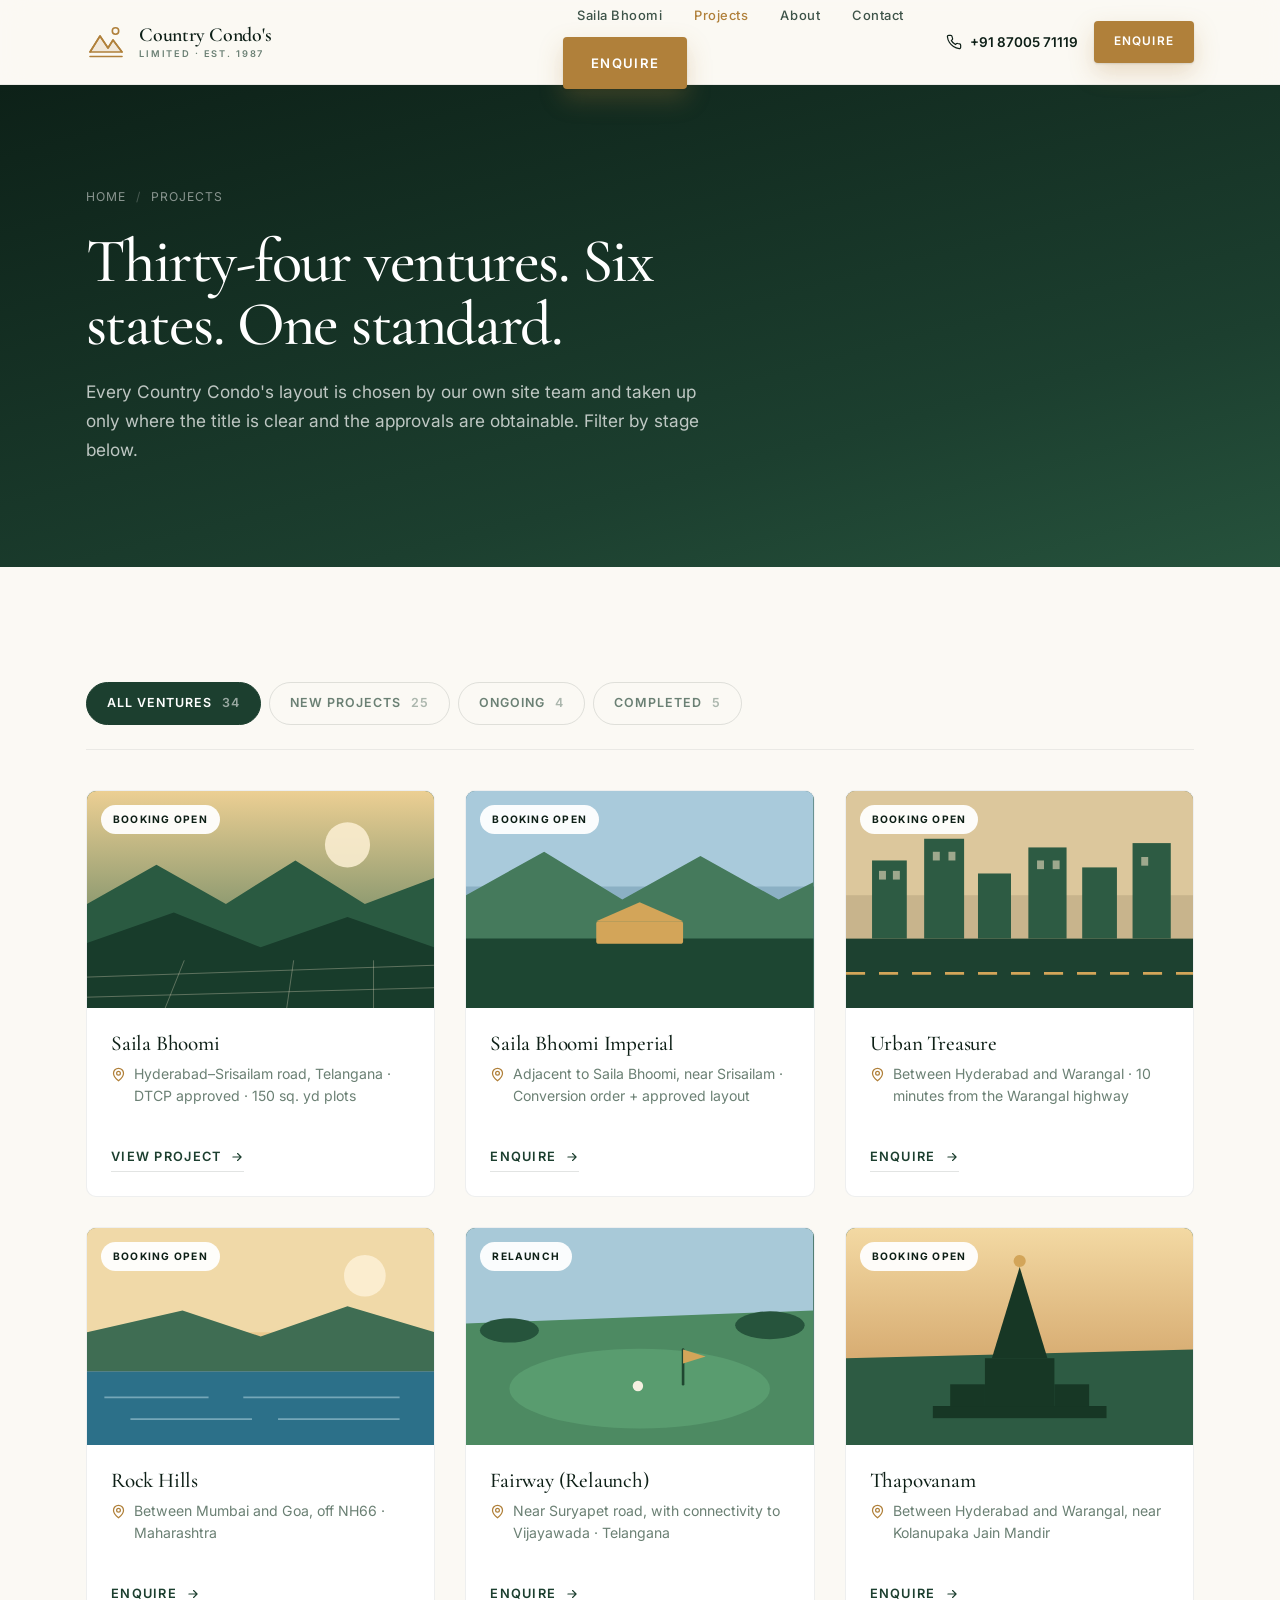
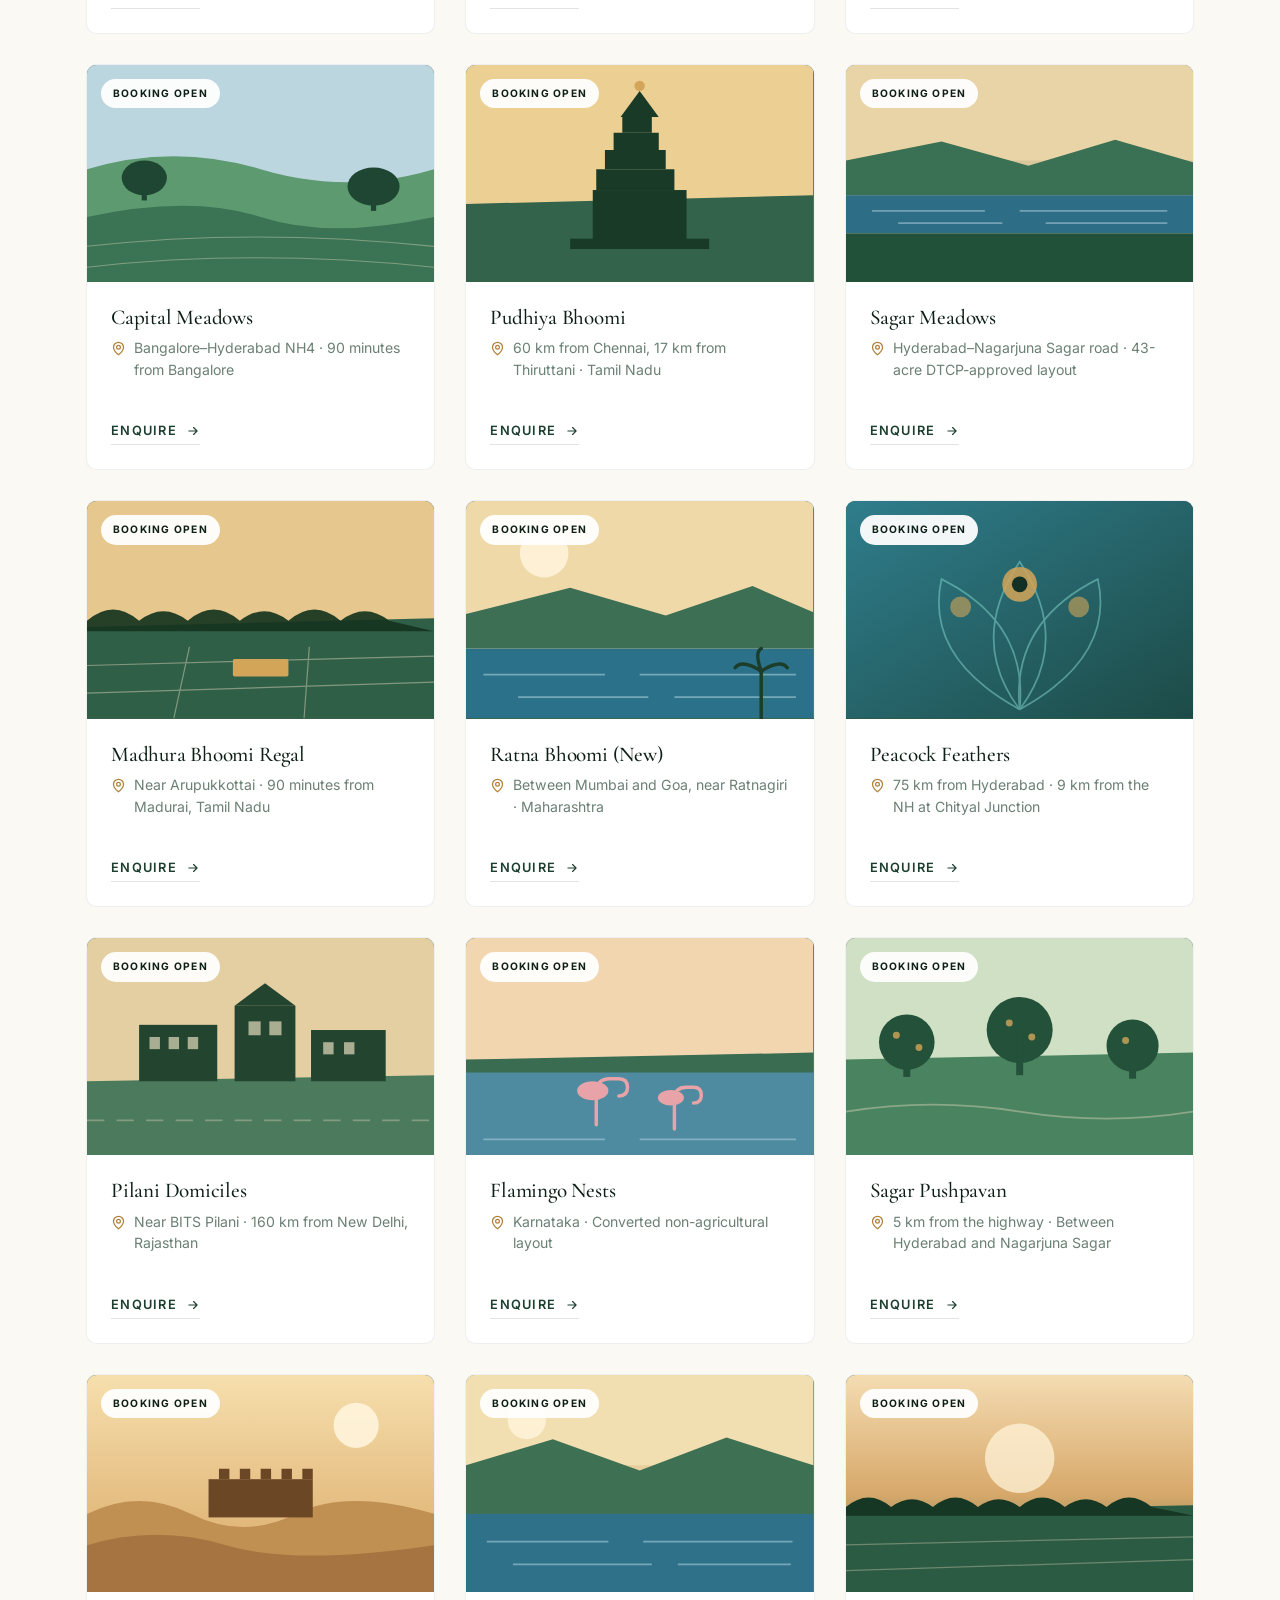
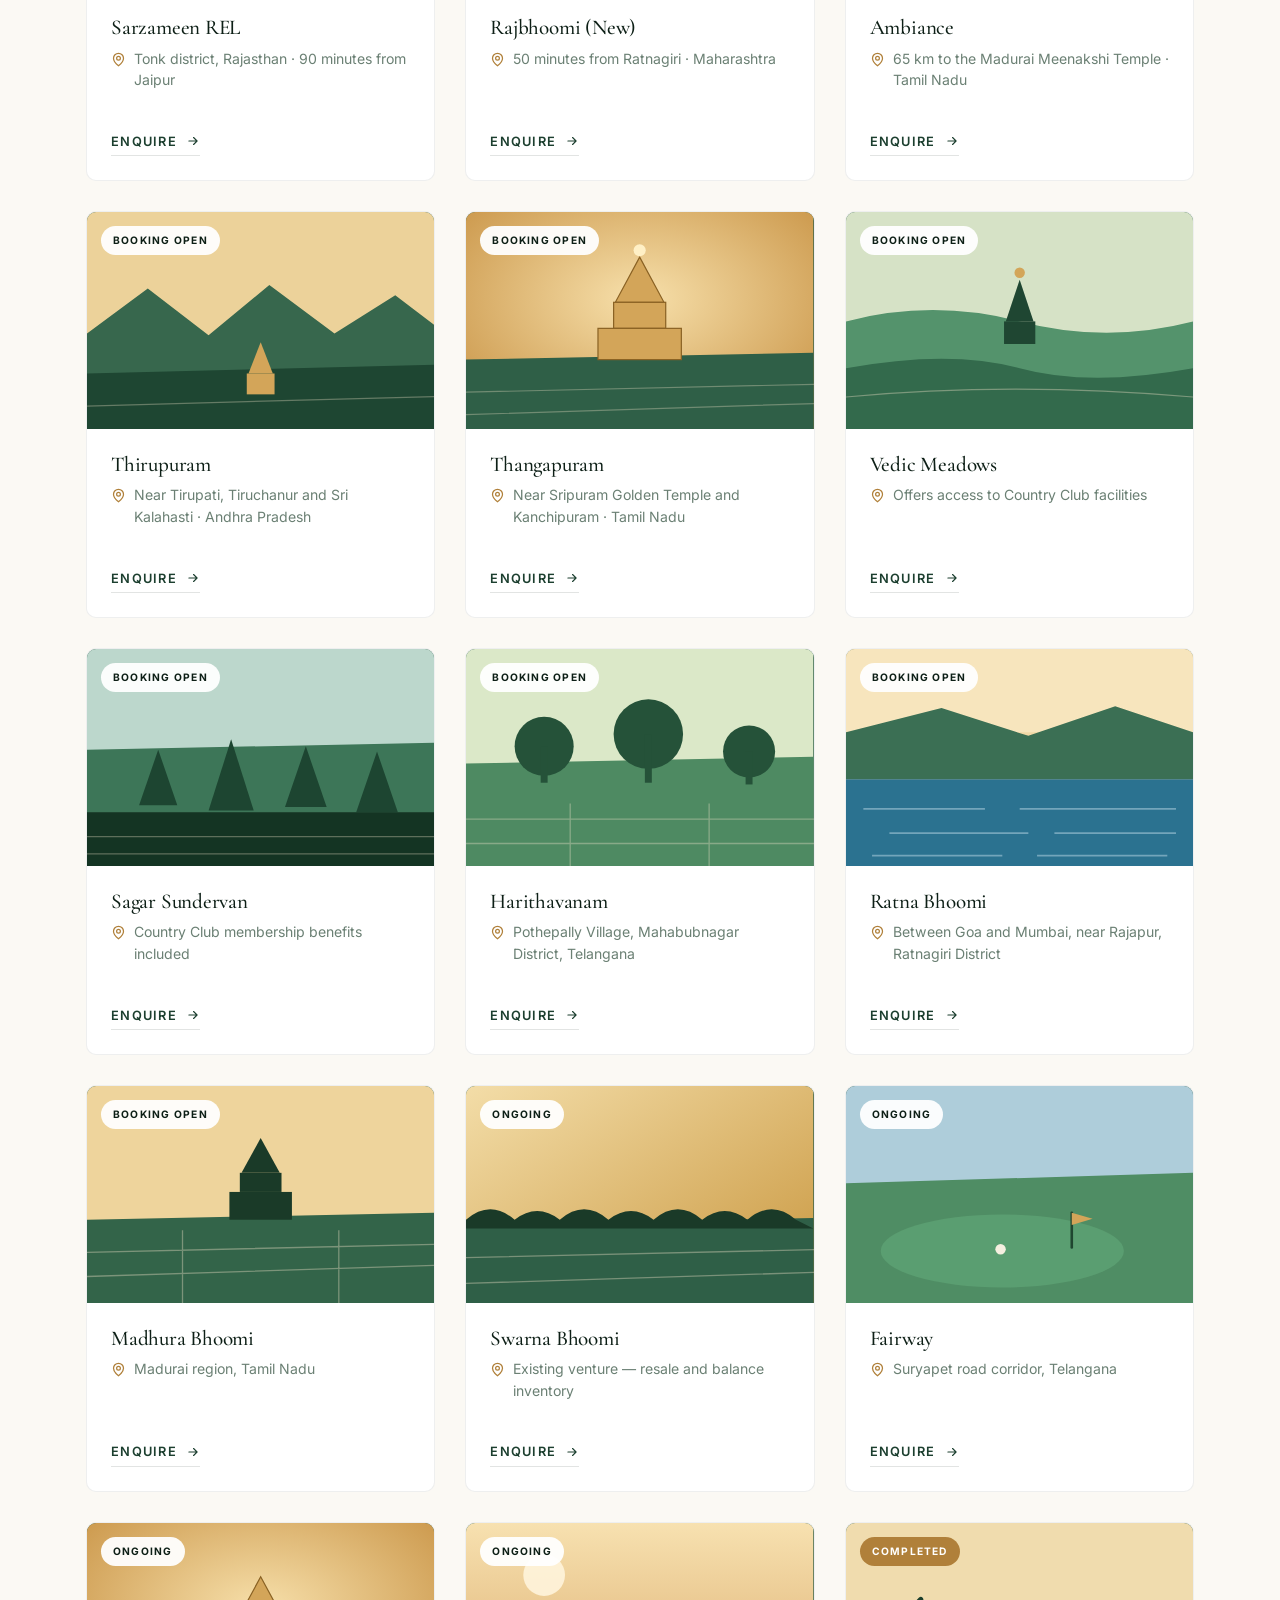
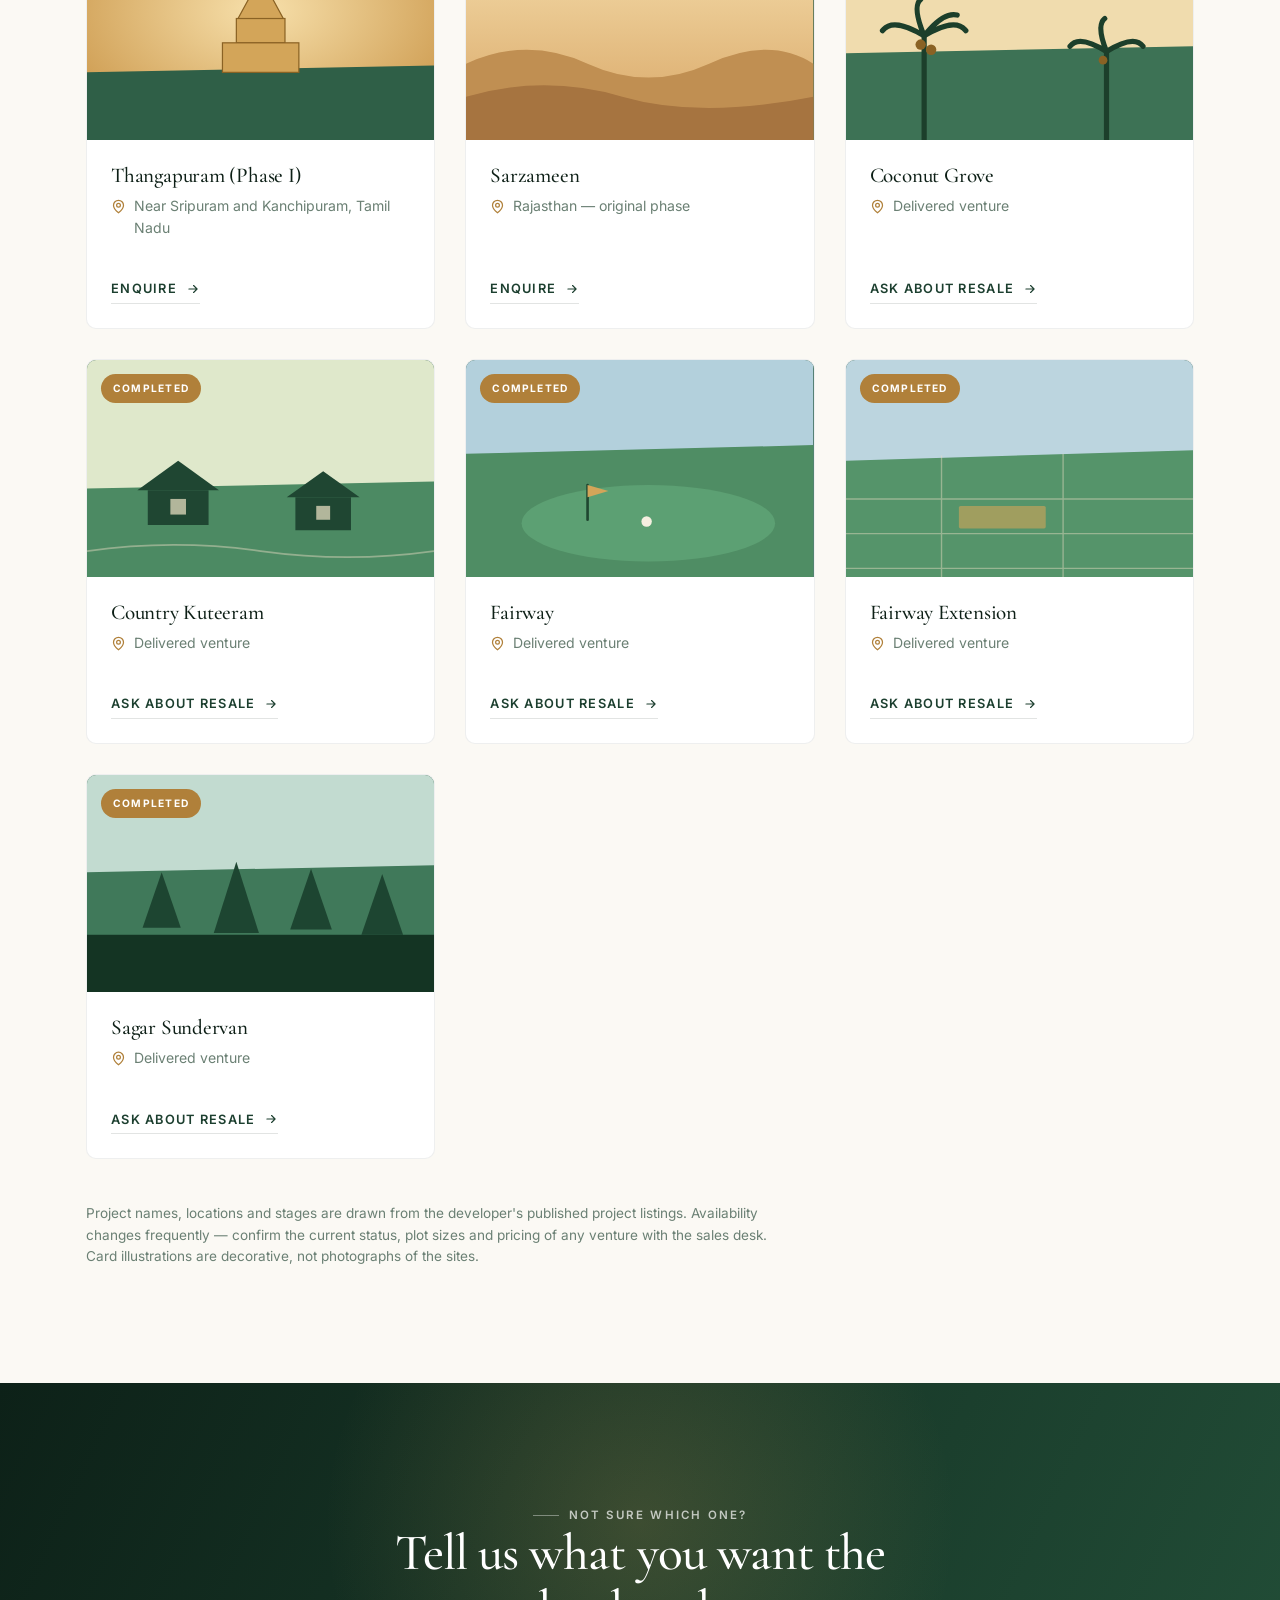
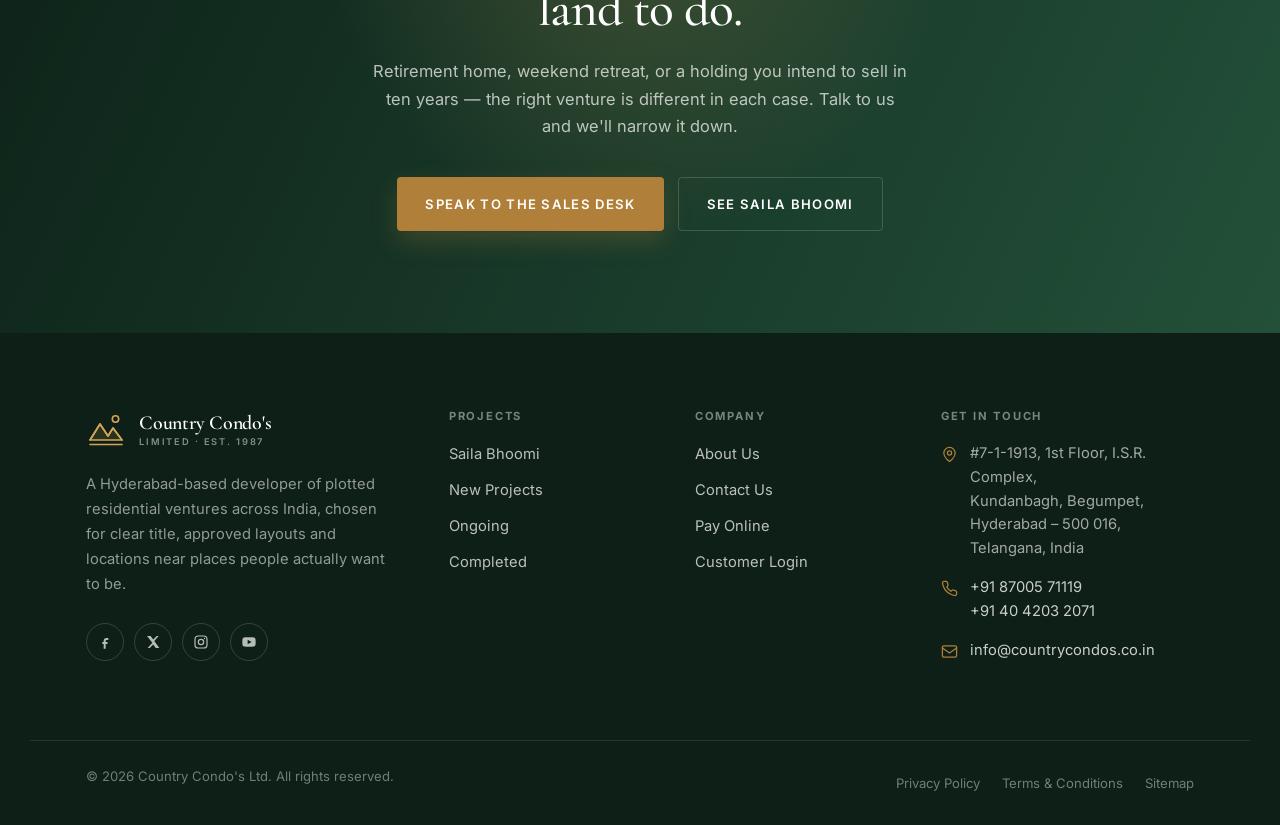
<file: projects.html>
<!DOCTYPE html>
<html lang="en">
<head>
<meta charset="utf-8">
<meta name="viewport" content="width=device-width, initial-scale=1">
<title>Projects — Plotted Ventures Across India | Country Condo's Ltd</title>
<meta name="description" content="Browse all Country Condo's Ltd plotted developments — new ventures, ongoing projects and completed layouts across Telangana, Andhra Pradesh, Tamil Nadu, Karnataka, Maharashtra and Rajasthan.">
<meta name="theme-color" content="#0d1f16">
<link rel="preconnect" href="https://fonts.googleapis.com">
<link rel="preconnect" href="https://fonts.gstatic.com" crossorigin>
<link href="https://fonts.googleapis.com/css2?family=Cormorant+Garamond:ital,wght@0,400;0,500;0,600;1,400&family=Inter:wght@400;500;600;700&display=swap" rel="stylesheet">
<link rel="stylesheet" href="style.css">
</head>
<body>

<!-- ============================ HEADER ============================ -->
<header class="site-header static" id="siteHeader">
  <div class="wrap header-inner">
    <a class="brand" href="index.html" aria-label="Country Condo's Limited — home">
      <span class="brand-mark" aria-hidden="true">
        <svg viewBox="0 0 40 40" fill="none" stroke="currentColor" stroke-width="1.6" stroke-linecap="round" stroke-linejoin="round">
          <path d="M4 30 L14 14 L22 26 L27 18 L36 30 Z" fill="currentColor" fill-opacity=".14"/>
          <path d="M4 30 L14 14 L22 26 L27 18 L36 30"/><path d="M4 34.5h32"/><circle cx="29.5" cy="9" r="3.2"/>
        </svg>
      </span>
      <span class="brand-text"><strong>Country Condo's</strong><em>Limited &middot; Est. 1987</em></span>
    </a>

    <nav class="nav" id="primaryNav" aria-label="Main">
      <ul class="nav-list">
        <li><a class="nav-link" href="index.html">Saila Bhoomi</a></li>
        <li><a class="nav-link" href="projects.html" aria-current="page">Projects</a></li>
        <li><a class="nav-link" href="about.html">About</a></li>
        <li><a class="nav-link" href="contact.html">Contact</a></li>
      </ul>
      <a class="btn btn-primary" href="contact.html">Enquire</a>
    </nav>

    <div class="header-cta">
      <a class="header-phone" href="tel:+918700571119">
        <svg width="16" height="16" viewBox="0 0 24 24" fill="none" stroke="currentColor" stroke-width="1.8" stroke-linecap="round" aria-hidden="true"><path d="M22 16.9v3a2 2 0 0 1-2.2 2 19.8 19.8 0 0 1-8.6-3.1 19.5 19.5 0 0 1-6-6A19.8 19.8 0 0 1 2.1 4.2 2 2 0 0 1 4.1 2h3a2 2 0 0 1 2 1.7c.1 1 .4 1.9.7 2.8a2 2 0 0 1-.5 2.1L8.1 9.9a16 16 0 0 0 6 6l1.3-1.3a2 2 0 0 1 2.1-.4c.9.3 1.8.6 2.8.7a2 2 0 0 1 1.7 2Z"/></svg>
        +91 87005 71119
      </a>
      <a class="btn btn-primary btn-sm" href="contact.html">Enquire</a>
    </div>

    <button class="nav-toggle" aria-expanded="false" aria-controls="primaryNav" aria-label="Open menu"><span></span></button>
  </div>
</header>

<main>

<!-- ============================ PAGE HERO ============================ -->
<section class="page-hero">
  <div class="wrap">
    <nav class="crumbs" aria-label="Breadcrumb">
      <a href="index.html">Home</a><span>/</span>Projects
    </nav>
    <h1>Thirty-four ventures. Six states. One standard.</h1>
    <p>
      Every Country Condo's layout is chosen by our own site team and taken up only
      where the title is clear and the approvals are obtainable. Filter by stage below.
    </p>
  </div>
</section>

<!-- ============================ PORTFOLIO ============================ -->
<section class="section" id="new">
  <div class="wrap">

    <div class="filters" role="tablist" aria-label="Filter projects by stage">
      <button class="filter active" data-filter="all">All Ventures <span class="count">34</span></button>
      <button class="filter" data-filter="new">New Projects <span class="count">25</span></button>
      <button class="filter" data-filter="ongoing">Ongoing <span class="count">4</span></button>
      <button class="filter" data-filter="completed">Completed <span class="count">5</span></button>
    </div>

    <div class="project-grid" id="projectGrid">

      <!-- ---------- NEW PROJECTS (26) ---------- -->

      <article class="project" data-group="new" data-reveal>
        <div class="project-art">
          <svg viewBox="0 0 400 250" preserveAspectRatio="xMidYMid slice" role="img" aria-label="Hill and forest illustration">
            <defs><linearGradient id="p1" x1="0" y1="0" x2="0" y2="1"><stop offset="0" stop-color="#eccf93"/><stop offset="1" stop-color="#3d6d53"/></linearGradient></defs>
            <rect width="400" height="250" fill="url(#p1)"/>
            <circle cx="300" cy="62" r="26" fill="#fdf0d4" opacity=".85"/>
            <path d="M0 130 L80 85 L160 130 L240 80 L320 130 L400 100 L400 250 L0 250Z" fill="#2a5a41"/>
            <path d="M0 175 L100 140 L200 180 L300 145 L400 180 L400 250 L0 250Z" fill="#183c2b"/>
            <g stroke="#e8dcc4" stroke-width="1" opacity=".38" fill="none"><path d="M-20 215 L420 200M-20 238 L420 226M90 250 L112 195M230 250 L238 195M330 250 L330 195"/></g>
          </svg>
          <span class="project-status">Booking open</span>
        </div>
        <div class="project-body">
          <h3>Saila Bhoomi</h3>
          <p class="where"><svg viewBox="0 0 24 24" fill="none" stroke="currentColor" stroke-width="2" aria-hidden="true"><path d="M20 10c0 6-8 12-8 12s-8-6-8-12a8 8 0 0 1 16 0Z"/><circle cx="12" cy="10" r="3"/></svg> Hyderabad&ndash;Srisailam road, Telangana &middot; DTCP approved &middot; 150 sq. yd plots</p>
          <a class="link-arrow" href="index.html">View project <svg width="14" height="14" viewBox="0 0 24 24" fill="none" stroke="currentColor" stroke-width="2" stroke-linecap="round" stroke-linejoin="round" aria-hidden="true"><path d="M5 12h14M13 6l6 6-6 6"/></svg></a>
        </div>
      </article>

      <article class="project" data-group="new" data-reveal data-delay="1">
        <div class="project-art">
          <svg viewBox="0 0 400 250" preserveAspectRatio="xMidYMid slice" role="img" aria-label="Hillside layout illustration">
            <rect width="400" height="250" fill="#8bb0c4"/>
            <rect width="400" height="110" fill="#a9cadb"/>
            <path d="M0 120 L90 70 L180 125 L270 75 L360 125 L400 105 L400 250 L0 250Z" fill="#457a5c"/>
            <path d="M0 170 h400 v80 H0z" fill="#1d4632"/>
            <g fill="#d3a559"><rect x="150" y="150" width="100" height="26" rx="3"/><path d="M150 150 L200 128 L250 150Z"/></g>
          </svg>
          <span class="project-status">Booking open</span>
        </div>
        <div class="project-body">
          <h3>Saila Bhoomi Imperial</h3>
          <p class="where"><svg viewBox="0 0 24 24" fill="none" stroke="currentColor" stroke-width="2" aria-hidden="true"><path d="M20 10c0 6-8 12-8 12s-8-6-8-12a8 8 0 0 1 16 0Z"/><circle cx="12" cy="10" r="3"/></svg> Adjacent to Saila Bhoomi, near Srisailam &middot; Conversion order + approved layout</p>
          <a class="link-arrow" href="contact.html">Enquire <svg width="14" height="14" viewBox="0 0 24 24" fill="none" stroke="currentColor" stroke-width="2" stroke-linecap="round" stroke-linejoin="round" aria-hidden="true"><path d="M5 12h14M13 6l6 6-6 6"/></svg></a>
        </div>
      </article>

      <article class="project" data-group="new" data-reveal data-delay="2">
        <div class="project-art">
          <svg viewBox="0 0 400 250" preserveAspectRatio="xMidYMid slice" role="img" aria-label="Urban highway illustration">
            <rect width="400" height="250" fill="#c8b48c"/>
            <rect width="400" height="120" fill="#dcc79c"/>
            <g fill="#2d5b43"><rect x="30" y="80" width="40" height="90"/><rect x="90" y="55" width="46" height="115"/><rect x="152" y="95" width="38" height="75"/><rect x="210" y="65" width="44" height="105"/><rect x="272" y="88" width="40" height="82"/><rect x="330" y="60" width="44" height="110"/></g>
            <g fill="#e9dcbf" opacity=".6"><rect x="38" y="92" width="8" height="10"/><rect x="54" y="92" width="8" height="10"/><rect x="100" y="70" width="8" height="10"/><rect x="118" y="70" width="8" height="10"/><rect x="220" y="80" width="8" height="10"/><rect x="238" y="80" width="8" height="10"/><rect x="340" y="76" width="8" height="10"/></g>
            <rect y="170" width="400" height="80" fill="#1d4130"/>
            <path d="M0 210 h400" stroke="#d3a559" stroke-width="3" stroke-dasharray="22 16"/>
          </svg>
          <span class="project-status">Booking open</span>
        </div>
        <div class="project-body">
          <h3>Urban Treasure</h3>
          <p class="where"><svg viewBox="0 0 24 24" fill="none" stroke="currentColor" stroke-width="2" aria-hidden="true"><path d="M20 10c0 6-8 12-8 12s-8-6-8-12a8 8 0 0 1 16 0Z"/><circle cx="12" cy="10" r="3"/></svg> Between Hyderabad and Warangal &middot; 10 minutes from the Warangal highway</p>
          <a class="link-arrow" href="contact.html">Enquire <svg width="14" height="14" viewBox="0 0 24 24" fill="none" stroke="currentColor" stroke-width="2" stroke-linecap="round" stroke-linejoin="round" aria-hidden="true"><path d="M5 12h14M13 6l6 6-6 6"/></svg></a>
        </div>
      </article>

      <article class="project" data-group="new" data-reveal>
        <div class="project-art">
          <svg viewBox="0 0 400 250" preserveAspectRatio="xMidYMid slice" role="img" aria-label="Coastal cliffs illustration">
            <rect width="400" height="250" fill="#e9c98f"/>
            <path d="M0 0h400v120H0z" fill="#f0d9a8"/>
            <path d="M0 120 L110 95 L200 125 L300 90 L400 120 L400 165 L0 165Z" fill="#3f6d53"/>
            <rect y="165" width="400" height="85" fill="#2c7089"/>
            <g stroke="#cfe8f2" stroke-width="2" opacity=".45" fill="none"><path d="M20 195h120M180 195h180M50 220h140M220 220h140"/></g>
            <circle cx="320" cy="55" r="24" fill="#fdf0d4" opacity=".9"/>
          </svg>
          <span class="project-status">Booking open</span>
        </div>
        <div class="project-body">
          <h3>Rock Hills</h3>
          <p class="where"><svg viewBox="0 0 24 24" fill="none" stroke="currentColor" stroke-width="2" aria-hidden="true"><path d="M20 10c0 6-8 12-8 12s-8-6-8-12a8 8 0 0 1 16 0Z"/><circle cx="12" cy="10" r="3"/></svg> Between Mumbai and Goa, off NH66 &middot; Maharashtra</p>
          <a class="link-arrow" href="contact.html">Enquire <svg width="14" height="14" viewBox="0 0 24 24" fill="none" stroke="currentColor" stroke-width="2" stroke-linecap="round" stroke-linejoin="round" aria-hidden="true"><path d="M5 12h14M13 6l6 6-6 6"/></svg></a>
        </div>
      </article>

      <article class="project" data-group="new" data-reveal data-delay="1">
        <div class="project-art">
          <svg viewBox="0 0 400 250" preserveAspectRatio="xMidYMid slice" role="img" aria-label="Fairway greens illustration">
            <rect width="400" height="250" fill="#a8c9d8"/>
            <path d="M0 110 L400 95 L400 250 L0 250Z" fill="#4d8a62"/>
            <ellipse cx="200" cy="185" rx="150" ry="46" fill="#5fa476" opacity=".7"/>
            <circle cx="198" cy="182" r="6" fill="#f5efe0"/>
            <g stroke="#1f4630" stroke-width="3" stroke-linecap="round"><path d="M250 180 V140"/></g>
            <path d="M250 140 l26 8 -26 8Z" fill="#d3a559"/>
            <g fill="#26543c"><ellipse cx="50" cy="118" rx="34" ry="14"/><ellipse cx="350" cy="112" rx="40" ry="16"/></g>
          </svg>
          <span class="project-status">Relaunch</span>
        </div>
        <div class="project-body">
          <h3>Fairway (Relaunch)</h3>
          <p class="where"><svg viewBox="0 0 24 24" fill="none" stroke="currentColor" stroke-width="2" aria-hidden="true"><path d="M20 10c0 6-8 12-8 12s-8-6-8-12a8 8 0 0 1 16 0Z"/><circle cx="12" cy="10" r="3"/></svg> Near Suryapet road, with connectivity to Vijayawada &middot; Telangana</p>
          <a class="link-arrow" href="contact.html">Enquire <svg width="14" height="14" viewBox="0 0 24 24" fill="none" stroke="currentColor" stroke-width="2" stroke-linecap="round" stroke-linejoin="round" aria-hidden="true"><path d="M5 12h14M13 6l6 6-6 6"/></svg></a>
        </div>
      </article>

      <article class="project" data-group="new" data-reveal data-delay="2">
        <div class="project-art">
          <svg viewBox="0 0 400 250" preserveAspectRatio="xMidYMid slice" role="img" aria-label="Temple silhouette illustration">
            <defs><linearGradient id="p2" x1="0" y1="0" x2="0" y2="1"><stop offset="0" stop-color="#f3d9a3"/><stop offset="1" stop-color="#c58f52"/></linearGradient></defs>
            <rect width="400" height="250" fill="url(#p2)"/>
            <path d="M0 150 L400 140 L400 250 L0 250Z" fill="#2d5b43"/>
            <g fill="#173725"><path d="M200 45 L232 150 H168Z"/><rect x="160" y="150" width="80" height="60"/><rect x="120" y="180" width="40" height="30"/><rect x="240" y="180" width="40" height="30"/><rect x="100" y="205" width="200" height="14"/></g>
            <circle cx="200" cy="38" r="7" fill="#d3a559"/>
          </svg>
          <span class="project-status">Booking open</span>
        </div>
        <div class="project-body">
          <h3>Thapovanam</h3>
          <p class="where"><svg viewBox="0 0 24 24" fill="none" stroke="currentColor" stroke-width="2" aria-hidden="true"><path d="M20 10c0 6-8 12-8 12s-8-6-8-12a8 8 0 0 1 16 0Z"/><circle cx="12" cy="10" r="3"/></svg> Between Hyderabad and Warangal, near Kolanupaka Jain Mandir</p>
          <a class="link-arrow" href="contact.html">Enquire <svg width="14" height="14" viewBox="0 0 24 24" fill="none" stroke="currentColor" stroke-width="2" stroke-linecap="round" stroke-linejoin="round" aria-hidden="true"><path d="M5 12h14M13 6l6 6-6 6"/></svg></a>
        </div>
      </article>

      <article class="project" data-group="new" data-reveal>
        <div class="project-art">
          <svg viewBox="0 0 400 250" preserveAspectRatio="xMidYMid slice" role="img" aria-label="Meadows illustration">
            <rect width="400" height="250" fill="#bcd6df"/>
            <path d="M0 120 q100-30 200 0 t200 0 v130 H0Z" fill="#5d9a70"/>
            <path d="M0 175 q120-26 200 0 t200 0 v75 H0Z" fill="#3a7454"/>
            <g stroke="#e8dcc4" stroke-width="1.2" opacity=".4" fill="none"><path d="M-10 210 q200-24 420 0M-10 234 q200-24 420 0"/></g>
            <g fill="#1f4632"><ellipse cx="66" cy="130" rx="26" ry="20"/><rect x="63" y="130" width="6" height="26"/><ellipse cx="330" cy="140" rx="30" ry="22"/><rect x="327" y="140" width="6" height="28"/></g>
          </svg>
          <span class="project-status">Booking open</span>
        </div>
        <div class="project-body">
          <h3>Capital Meadows</h3>
          <p class="where"><svg viewBox="0 0 24 24" fill="none" stroke="currentColor" stroke-width="2" aria-hidden="true"><path d="M20 10c0 6-8 12-8 12s-8-6-8-12a8 8 0 0 1 16 0Z"/><circle cx="12" cy="10" r="3"/></svg> Bangalore&ndash;Hyderabad NH4 &middot; 90 minutes from Bangalore</p>
          <a class="link-arrow" href="contact.html">Enquire <svg width="14" height="14" viewBox="0 0 24 24" fill="none" stroke="currentColor" stroke-width="2" stroke-linecap="round" stroke-linejoin="round" aria-hidden="true"><path d="M5 12h14M13 6l6 6-6 6"/></svg></a>
        </div>
      </article>

      <article class="project" data-group="new" data-reveal data-delay="1">
        <div class="project-art">
          <svg viewBox="0 0 400 250" preserveAspectRatio="xMidYMid slice" role="img" aria-label="South Indian gopuram illustration">
            <rect width="400" height="250" fill="#eccf93"/>
            <path d="M0 160 L400 150 L400 250 L0 250Z" fill="#33634a"/>
            <g fill="#1a3a28">
              <path d="M200 30 L222 60 H178Z"/>
              <path d="M186 60 h28 v18 h-34 v-18Z"/><path d="M178 78 h44 v20 h-52 v-20Z"/><path d="M170 98 h60 v22 h-70 v-22Z"/><path d="M160 120 h80 v24 h-90 v-24Z"/>
              <rect x="146" y="144" width="108" height="66"/>
              <rect x="120" y="200" width="160" height="12"/>
            </g>
            <circle cx="200" cy="24" r="6" fill="#d3a559"/>
          </svg>
          <span class="project-status">Booking open</span>
        </div>
        <div class="project-body">
          <h3>Pudhiya Bhoomi</h3>
          <p class="where"><svg viewBox="0 0 24 24" fill="none" stroke="currentColor" stroke-width="2" aria-hidden="true"><path d="M20 10c0 6-8 12-8 12s-8-6-8-12a8 8 0 0 1 16 0Z"/><circle cx="12" cy="10" r="3"/></svg> 60 km from Chennai, 17 km from Thiruttani &middot; Tamil Nadu</p>
          <a class="link-arrow" href="contact.html">Enquire <svg width="14" height="14" viewBox="0 0 24 24" fill="none" stroke="currentColor" stroke-width="2" stroke-linecap="round" stroke-linejoin="round" aria-hidden="true"><path d="M5 12h14M13 6l6 6-6 6"/></svg></a>
        </div>
      </article>

      <article class="project" data-group="new" data-reveal data-delay="2">
        <div class="project-art">
          <svg viewBox="0 0 400 250" preserveAspectRatio="xMidYMid slice" role="img" aria-label="Lakeside meadows illustration">
            <rect width="400" height="250" fill="#d9c79b"/>
            <path d="M0 0h400v110H0z" fill="#e8d4a6"/>
            <path d="M0 110 L110 88 L210 116 L310 86 L400 112 L400 150 L0 150Z" fill="#3a7053"/>
            <rect y="150" width="400" height="44" fill="#2e6d86"/>
            <rect y="194" width="400" height="56" fill="#22513a"/>
            <g stroke="#d9eef5" stroke-width="2" opacity=".4" fill="none"><path d="M30 168h130M200 168h170M60 182h120M230 182h140"/></g>
          </svg>
          <span class="project-status">Booking open</span>
        </div>
        <div class="project-body">
          <h3>Sagar Meadows</h3>
          <p class="where"><svg viewBox="0 0 24 24" fill="none" stroke="currentColor" stroke-width="2" aria-hidden="true"><path d="M20 10c0 6-8 12-8 12s-8-6-8-12a8 8 0 0 1 16 0Z"/><circle cx="12" cy="10" r="3"/></svg> Hyderabad&ndash;Nagarjuna Sagar road &middot; 43-acre DTCP-approved layout</p>
          <a class="link-arrow" href="contact.html">Enquire <svg width="14" height="14" viewBox="0 0 24 24" fill="none" stroke="currentColor" stroke-width="2" stroke-linecap="round" stroke-linejoin="round" aria-hidden="true"><path d="M5 12h14M13 6l6 6-6 6"/></svg></a>
        </div>
      </article>

      <article class="project" data-group="new" data-reveal>
        <div class="project-art">
          <svg viewBox="0 0 400 250" preserveAspectRatio="xMidYMid slice" role="img" aria-label="Regal layout illustration">
            <rect width="400" height="250" fill="#e6c78d"/>
            <path d="M0 145 L400 135 L400 250 L0 250Z" fill="#2f5f47"/>
            <g fill="#16351f" opacity=".92"><path d="M0 138 q30-26 60 0 q28-22 56 0 q30-26 60 0 q28-22 56 0 q30-26 60 0 q28-22 56 0 L400 150 L0 150Z"/></g>
            <g stroke="#e8dcc4" stroke-width="1.4" opacity=".45" fill="none"><path d="M-20 190 L420 178M-20 222 L420 208M100 250 L118 168M250 250 L256 168"/></g>
            <g fill="#d3a559"><rect x="168" y="182" width="64" height="20" rx="2"/></g>
          </svg>
          <span class="project-status">Booking open</span>
        </div>
        <div class="project-body">
          <h3>Madhura Bhoomi Regal</h3>
          <p class="where"><svg viewBox="0 0 24 24" fill="none" stroke="currentColor" stroke-width="2" aria-hidden="true"><path d="M20 10c0 6-8 12-8 12s-8-6-8-12a8 8 0 0 1 16 0Z"/><circle cx="12" cy="10" r="3"/></svg> Near Arupukkottai &middot; 90 minutes from Madurai, Tamil Nadu</p>
          <a class="link-arrow" href="contact.html">Enquire <svg width="14" height="14" viewBox="0 0 24 24" fill="none" stroke="currentColor" stroke-width="2" stroke-linecap="round" stroke-linejoin="round" aria-hidden="true"><path d="M5 12h14M13 6l6 6-6 6"/></svg></a>
        </div>
      </article>

      <article class="project" data-group="new" data-reveal data-delay="1">
        <div class="project-art">
          <svg viewBox="0 0 400 250" preserveAspectRatio="xMidYMid slice" role="img" aria-label="Konkan coast illustration">
            <rect width="400" height="250" fill="#f0d9a8"/>
            <circle cx="90" cy="60" r="28" fill="#fdf0d4"/>
            <path d="M0 130 L120 100 L230 132 L330 98 L400 128 L400 170 L0 170Z" fill="#3c6f54"/>
            <rect y="170" width="400" height="80" fill="#2a7189"/>
            <g stroke="#cfe8f2" stroke-width="2" opacity=".45" fill="none"><path d="M20 200h140M200 200h180M60 226h150M240 226h140"/></g>
            <g stroke="#1b3d2a" stroke-width="4" fill="none" stroke-linecap="round"><path d="M340 250 V196"/><path d="M340 196 q-22-14-30-4M340 196 q22-14 30-4M340 196 q-8-22 0-26"/></g>
          </svg>
          <span class="project-status">Booking open</span>
        </div>
        <div class="project-body">
          <h3>Ratna Bhoomi (New)</h3>
          <p class="where"><svg viewBox="0 0 24 24" fill="none" stroke="currentColor" stroke-width="2" aria-hidden="true"><path d="M20 10c0 6-8 12-8 12s-8-6-8-12a8 8 0 0 1 16 0Z"/><circle cx="12" cy="10" r="3"/></svg> Between Mumbai and Goa, near Ratnagiri &middot; Maharashtra</p>
          <a class="link-arrow" href="contact.html">Enquire <svg width="14" height="14" viewBox="0 0 24 24" fill="none" stroke="currentColor" stroke-width="2" stroke-linecap="round" stroke-linejoin="round" aria-hidden="true"><path d="M5 12h14M13 6l6 6-6 6"/></svg></a>
        </div>
      </article>

      <article class="project" data-group="new" data-reveal data-delay="2">
        <div class="project-art">
          <svg viewBox="0 0 400 250" preserveAspectRatio="xMidYMid slice" role="img" aria-label="Peacock feather illustration">
            <defs><linearGradient id="p3" x1="0" y1="0" x2="1" y2="1"><stop offset="0" stop-color="#2f7d8c"/><stop offset="1" stop-color="#1d4b47"/></linearGradient></defs>
            <rect width="400" height="250" fill="url(#p3)"/>
            <g fill="none" stroke="#7fd0c8" stroke-width="2" opacity=".55">
              <path d="M200 240 q-60-80 0-170 q60 90 0 170"/>
              <path d="M200 240 q-110-60-90-150 q100 50 90 150"/>
              <path d="M200 240 q110-60 90-150 q-100 50-90 150"/>
            </g>
            <circle cx="200" cy="96" r="20" fill="#d3a559" opacity=".85"/>
            <circle cx="200" cy="96" r="9" fill="#123023"/>
            <circle cx="132" cy="122" r="12" fill="#d3a559" opacity=".6"/>
            <circle cx="268" cy="122" r="12" fill="#d3a559" opacity=".6"/>
          </svg>
          <span class="project-status">Booking open</span>
        </div>
        <div class="project-body">
          <h3>Peacock Feathers</h3>
          <p class="where"><svg viewBox="0 0 24 24" fill="none" stroke="currentColor" stroke-width="2" aria-hidden="true"><path d="M20 10c0 6-8 12-8 12s-8-6-8-12a8 8 0 0 1 16 0Z"/><circle cx="12" cy="10" r="3"/></svg> 75 km from Hyderabad &middot; 9 km from the NH at Chityal Junction</p>
          <a class="link-arrow" href="contact.html">Enquire <svg width="14" height="14" viewBox="0 0 24 24" fill="none" stroke="currentColor" stroke-width="2" stroke-linecap="round" stroke-linejoin="round" aria-hidden="true"><path d="M5 12h14M13 6l6 6-6 6"/></svg></a>
        </div>
      </article>

      <article class="project" data-group="new" data-reveal>
        <div class="project-art">
          <svg viewBox="0 0 400 250" preserveAspectRatio="xMidYMid slice" role="img" aria-label="Campus illustration">
            <rect width="400" height="250" fill="#e3cfa2"/>
            <path d="M0 165 L400 158 L400 250 L0 250Z" fill="#4b7a5c"/>
            <g fill="#23452f"><rect x="60" y="100" width="90" height="65"/><rect x="170" y="78" width="70" height="87"/><rect x="258" y="106" width="86" height="59"/><path d="M170 78 L205 52 L240 78Z"/></g>
            <g fill="#f1e5c8" opacity=".65"><rect x="72" y="114" width="12" height="14"/><rect x="94" y="114" width="12" height="14"/><rect x="116" y="114" width="12" height="14"/><rect x="186" y="96" width="14" height="16"/><rect x="210" y="96" width="14" height="16"/><rect x="272" y="120" width="12" height="14"/><rect x="296" y="120" width="12" height="14"/></g>
            <path d="M0 210 h400" stroke="#e8dcc4" stroke-width="2" opacity=".35" stroke-dasharray="20 14"/>
          </svg>
          <span class="project-status">Booking open</span>
        </div>
        <div class="project-body">
          <h3>Pilani Domiciles</h3>
          <p class="where"><svg viewBox="0 0 24 24" fill="none" stroke="currentColor" stroke-width="2" aria-hidden="true"><path d="M20 10c0 6-8 12-8 12s-8-6-8-12a8 8 0 0 1 16 0Z"/><circle cx="12" cy="10" r="3"/></svg> Near BITS Pilani &middot; 160 km from New Delhi, Rajasthan</p>
          <a class="link-arrow" href="contact.html">Enquire <svg width="14" height="14" viewBox="0 0 24 24" fill="none" stroke="currentColor" stroke-width="2" stroke-linecap="round" stroke-linejoin="round" aria-hidden="true"><path d="M5 12h14M13 6l6 6-6 6"/></svg></a>
        </div>
      </article>

      <article class="project" data-group="new" data-reveal data-delay="1">
        <div class="project-art">
          <svg viewBox="0 0 400 250" preserveAspectRatio="xMidYMid slice" role="img" aria-label="Flamingo wetland illustration">
            <rect width="400" height="250" fill="#f2d6b0"/>
            <rect y="150" width="400" height="100" fill="#4e8aa0"/>
            <path d="M0 140 L400 132 L400 155 L0 155Z" fill="#3a6c52"/>
            <g stroke="#e8a3a8" stroke-width="4" fill="none" stroke-linecap="round">
              <path d="M150 215 V178 q0-16 16-16 h10 q10 0 10 10 t-10 10"/>
              <path d="M240 220 V186 q0-14 14-14 h8 q9 0 9 9 t-9 9"/>
            </g>
            <g fill="#e8a3a8"><ellipse cx="146" cy="176" rx="18" ry="11"/><ellipse cx="236" cy="184" rx="15" ry="9"/></g>
            <g stroke="#cfe8f2" stroke-width="2" opacity=".4" fill="none"><path d="M20 232h140M200 232h180"/></g>
          </svg>
          <span class="project-status">Booking open</span>
        </div>
        <div class="project-body">
          <h3>Flamingo Nests</h3>
          <p class="where"><svg viewBox="0 0 24 24" fill="none" stroke="currentColor" stroke-width="2" aria-hidden="true"><path d="M20 10c0 6-8 12-8 12s-8-6-8-12a8 8 0 0 1 16 0Z"/><circle cx="12" cy="10" r="3"/></svg> Karnataka &middot; Converted non-agricultural layout</p>
          <a class="link-arrow" href="contact.html">Enquire <svg width="14" height="14" viewBox="0 0 24 24" fill="none" stroke="currentColor" stroke-width="2" stroke-linecap="round" stroke-linejoin="round" aria-hidden="true"><path d="M5 12h14M13 6l6 6-6 6"/></svg></a>
        </div>
      </article>

      <article class="project" data-group="new" data-reveal data-delay="2">
        <div class="project-art">
          <svg viewBox="0 0 400 250" preserveAspectRatio="xMidYMid slice" role="img" aria-label="Garden grove illustration">
            <rect width="400" height="250" fill="#cfe0c4"/>
            <path d="M0 140 L400 132 L400 250 L0 250Z" fill="#4a8360"/>
            <g fill="#245139"><circle cx="70" cy="120" r="32"/><rect x="66" y="120" width="8" height="40"/><circle cx="200" cy="106" r="38"/><rect x="196" y="106" width="8" height="52"/><circle cx="330" cy="124" r="30"/><rect x="326" y="124" width="8" height="38"/></g>
            <g fill="#d3a559" opacity=".8"><circle cx="58" cy="112" r="4"/><circle cx="84" cy="126" r="4"/><circle cx="188" cy="98" r="4"/><circle cx="214" cy="114" r="4"/><circle cx="322" cy="118" r="4"/></g>
            <path d="M0 200 q100-16 200 0 t200 0" stroke="#e8dcc4" stroke-width="2" opacity=".4" fill="none"/>
          </svg>
          <span class="project-status">Booking open</span>
        </div>
        <div class="project-body">
          <h3>Sagar Pushpavan</h3>
          <p class="where"><svg viewBox="0 0 24 24" fill="none" stroke="currentColor" stroke-width="2" aria-hidden="true"><path d="M20 10c0 6-8 12-8 12s-8-6-8-12a8 8 0 0 1 16 0Z"/><circle cx="12" cy="10" r="3"/></svg> 5 km from the highway &middot; Between Hyderabad and Nagarjuna Sagar</p>
          <a class="link-arrow" href="contact.html">Enquire <svg width="14" height="14" viewBox="0 0 24 24" fill="none" stroke="currentColor" stroke-width="2" stroke-linecap="round" stroke-linejoin="round" aria-hidden="true"><path d="M5 12h14M13 6l6 6-6 6"/></svg></a>
        </div>
      </article>

      <article class="project" data-group="new" data-reveal>
        <div class="project-art">
          <svg viewBox="0 0 400 250" preserveAspectRatio="xMidYMid slice" role="img" aria-label="Desert fort illustration">
            <defs><linearGradient id="p4" x1="0" y1="0" x2="0" y2="1"><stop offset="0" stop-color="#f6dfad"/><stop offset="1" stop-color="#d9a765"/></linearGradient></defs>
            <rect width="400" height="250" fill="url(#p4)"/>
            <circle cx="310" cy="58" r="26" fill="#fff4dc" opacity=".9"/>
            <path d="M0 160 q60-30 120 0 t120 0 t160 0 v90 H0Z" fill="#c08f52"/>
            <path d="M0 196 q80-24 160 0 t240 0 v54 H0Z" fill="#a67440"/>
            <g fill="#6b4726"><rect x="140" y="120" width="120" height="44"/><path d="M140 120 h12v-12h12v12h12v-12h12v12h12v-12h12v12h12v-12h12v12h12v-12h12v12Z"/></g>
          </svg>
          <span class="project-status">Booking open</span>
        </div>
        <div class="project-body">
          <h3>Sarzameen REL</h3>
          <p class="where"><svg viewBox="0 0 24 24" fill="none" stroke="currentColor" stroke-width="2" aria-hidden="true"><path d="M20 10c0 6-8 12-8 12s-8-6-8-12a8 8 0 0 1 16 0Z"/><circle cx="12" cy="10" r="3"/></svg> Tonk district, Rajasthan &middot; 90 minutes from Jaipur</p>
          <a class="link-arrow" href="contact.html">Enquire <svg width="14" height="14" viewBox="0 0 24 24" fill="none" stroke="currentColor" stroke-width="2" stroke-linecap="round" stroke-linejoin="round" aria-hidden="true"><path d="M5 12h14M13 6l6 6-6 6"/></svg></a>
        </div>
      </article>

      <article class="project" data-group="new" data-reveal data-delay="1">
        <div class="project-art">
          <svg viewBox="0 0 400 250" preserveAspectRatio="xMidYMid slice" role="img" aria-label="Coastal hills illustration">
            <rect width="400" height="250" fill="#e7cf9c"/>
            <path d="M0 0h400v104H0z" fill="#f1dfb2"/>
            <path d="M0 104 L100 74 L200 110 L300 72 L400 104 L400 160 L0 160Z" fill="#3e7154"/>
            <rect y="160" width="400" height="90" fill="#2f7189"/>
            <g stroke="#d8eef6" stroke-width="2" opacity=".42" fill="none"><path d="M24 192h140M204 192h172M54 218h160M244 218h130"/></g>
            <circle cx="70" cy="52" r="22" fill="#fff2d6" opacity=".9"/>
          </svg>
          <span class="project-status">Booking open</span>
        </div>
        <div class="project-body">
          <h3>Rajbhoomi (New)</h3>
          <p class="where"><svg viewBox="0 0 24 24" fill="none" stroke="currentColor" stroke-width="2" aria-hidden="true"><path d="M20 10c0 6-8 12-8 12s-8-6-8-12a8 8 0 0 1 16 0Z"/><circle cx="12" cy="10" r="3"/></svg> 50 minutes from Ratnagiri &middot; Maharashtra</p>
          <a class="link-arrow" href="contact.html">Enquire <svg width="14" height="14" viewBox="0 0 24 24" fill="none" stroke="currentColor" stroke-width="2" stroke-linecap="round" stroke-linejoin="round" aria-hidden="true"><path d="M5 12h14M13 6l6 6-6 6"/></svg></a>
        </div>
      </article>

      <article class="project" data-group="new" data-reveal data-delay="2">
        <div class="project-art">
          <svg viewBox="0 0 400 250" preserveAspectRatio="xMidYMid slice" role="img" aria-label="Ambient landscape illustration">
            <defs><linearGradient id="p5" x1="0" y1="0" x2="0" y2="1"><stop offset="0" stop-color="#f4dcb2"/><stop offset=".55" stop-color="#d7a86a"/><stop offset="1" stop-color="#437355"/></linearGradient></defs>
            <rect width="400" height="250" fill="url(#p5)"/>
            <circle cx="200" cy="96" r="40" fill="#fff3d9" opacity=".75"/>
            <path d="M0 158 L400 150 L400 250 L0 250Z" fill="#2c5b43"/>
            <g fill="#173725"><path d="M0 152 q26-22 52 0 q24-18 48 0 q26-22 52 0 q24-18 48 0 q26-22 52 0 q24-18 48 0 q26-22 52 0 L400 162 L0 162Z"/></g>
            <g stroke="#e8dcc4" stroke-width="1.4" opacity=".35" fill="none"><path d="M-20 196 L420 186M-20 226 L420 212"/></g>
          </svg>
          <span class="project-status">Booking open</span>
        </div>
        <div class="project-body">
          <h3>Ambiance</h3>
          <p class="where"><svg viewBox="0 0 24 24" fill="none" stroke="currentColor" stroke-width="2" aria-hidden="true"><path d="M20 10c0 6-8 12-8 12s-8-6-8-12a8 8 0 0 1 16 0Z"/><circle cx="12" cy="10" r="3"/></svg> 65 km to the Madurai Meenakshi Temple &middot; Tamil Nadu</p>
          <a class="link-arrow" href="contact.html">Enquire <svg width="14" height="14" viewBox="0 0 24 24" fill="none" stroke="currentColor" stroke-width="2" stroke-linecap="round" stroke-linejoin="round" aria-hidden="true"><path d="M5 12h14M13 6l6 6-6 6"/></svg></a>
        </div>
      </article>

      <article class="project" data-group="new" data-reveal>
        <div class="project-art">
          <svg viewBox="0 0 400 250" preserveAspectRatio="xMidYMid slice" role="img" aria-label="Tirupati hills illustration">
            <rect width="400" height="250" fill="#ecd29a"/>
            <path d="M0 140 L70 88 L140 142 L210 84 L285 140 L355 96 L400 130 L400 250 L0 250Z" fill="#37674d"/>
            <path d="M0 186 L400 176 L400 250 L0 250Z" fill="#1e4632"/>
            <g fill="#d3a559"><path d="M200 150 L214 186 H186Z"/><rect x="184" y="186" width="32" height="24"/></g>
            <g stroke="#e8dcc4" stroke-width="1.4" opacity=".35" fill="none"><path d="M-20 224 L420 212"/></g>
          </svg>
          <span class="project-status">Booking open</span>
        </div>
        <div class="project-body">
          <h3>Thirupuram</h3>
          <p class="where"><svg viewBox="0 0 24 24" fill="none" stroke="currentColor" stroke-width="2" aria-hidden="true"><path d="M20 10c0 6-8 12-8 12s-8-6-8-12a8 8 0 0 1 16 0Z"/><circle cx="12" cy="10" r="3"/></svg> Near Tirupati, Tiruchanur and Sri Kalahasti &middot; Andhra Pradesh</p>
          <a class="link-arrow" href="contact.html">Enquire <svg width="14" height="14" viewBox="0 0 24 24" fill="none" stroke="currentColor" stroke-width="2" stroke-linecap="round" stroke-linejoin="round" aria-hidden="true"><path d="M5 12h14M13 6l6 6-6 6"/></svg></a>
        </div>
      </article>

      <article class="project" data-group="new" data-reveal data-delay="1">
        <div class="project-art">
          <svg viewBox="0 0 400 250" preserveAspectRatio="xMidYMid slice" role="img" aria-label="Golden temple illustration">
            <defs><radialGradient id="p6" cx=".5" cy=".4" r=".7"><stop offset="0" stop-color="#f7e0ab"/><stop offset="1" stop-color="#c99446"/></radialGradient></defs>
            <rect width="400" height="250" fill="url(#p6)"/>
            <path d="M0 170 L400 162 L400 250 L0 250Z" fill="#2f5f47"/>
            <g fill="#d3a559" stroke="#8a6224" stroke-width="1.4">
              <path d="M200 52 L228 104 H172Z"/><rect x="170" y="104" width="60" height="30"/><rect x="152" y="134" width="96" height="36"/>
            </g>
            <circle cx="200" cy="44" r="7" fill="#fff0c6"/>
            <g stroke="#e8dcc4" stroke-width="1.4" opacity=".35" fill="none"><path d="M-20 208 L420 198M-20 234 L420 220"/></g>
          </svg>
          <span class="project-status">Booking open</span>
        </div>
        <div class="project-body">
          <h3>Thangapuram</h3>
          <p class="where"><svg viewBox="0 0 24 24" fill="none" stroke="currentColor" stroke-width="2" aria-hidden="true"><path d="M20 10c0 6-8 12-8 12s-8-6-8-12a8 8 0 0 1 16 0Z"/><circle cx="12" cy="10" r="3"/></svg> Near Sripuram Golden Temple and Kanchipuram &middot; Tamil Nadu</p>
          <a class="link-arrow" href="contact.html">Enquire <svg width="14" height="14" viewBox="0 0 24 24" fill="none" stroke="currentColor" stroke-width="2" stroke-linecap="round" stroke-linejoin="round" aria-hidden="true"><path d="M5 12h14M13 6l6 6-6 6"/></svg></a>
        </div>
      </article>

      <article class="project" data-group="new" data-reveal data-delay="2">
        <div class="project-art">
          <svg viewBox="0 0 400 250" preserveAspectRatio="xMidYMid slice" role="img" aria-label="Vedic meadows illustration">
            <rect width="400" height="250" fill="#d6e2c6"/>
            <path d="M0 126 q100-26 200 0 t200 0 v124 H0Z" fill="#54936c"/>
            <path d="M0 180 q120-22 200 0 t200 0 v70 H0Z" fill="#336a4c"/>
            <g fill="#1f4632"><path d="M200 78 L216 126 H184Z"/><rect x="182" y="126" width="36" height="26"/></g>
            <circle cx="200" cy="70" r="6" fill="#d3a559"/>
            <g stroke="#e8dcc4" stroke-width="1.3" opacity=".4" fill="none"><path d="M-10 214 q200-20 420 0"/></g>
          </svg>
          <span class="project-status">Booking open</span>
        </div>
        <div class="project-body">
          <h3>Vedic Meadows</h3>
          <p class="where"><svg viewBox="0 0 24 24" fill="none" stroke="currentColor" stroke-width="2" aria-hidden="true"><path d="M20 10c0 6-8 12-8 12s-8-6-8-12a8 8 0 0 1 16 0Z"/><circle cx="12" cy="10" r="3"/></svg> Offers access to Country Club facilities</p>
          <a class="link-arrow" href="contact.html">Enquire <svg width="14" height="14" viewBox="0 0 24 24" fill="none" stroke="currentColor" stroke-width="2" stroke-linecap="round" stroke-linejoin="round" aria-hidden="true"><path d="M5 12h14M13 6l6 6-6 6"/></svg></a>
        </div>
      </article>

      <article class="project" data-group="new" data-reveal>
        <div class="project-art">
          <svg viewBox="0 0 400 250" preserveAspectRatio="xMidYMid slice" role="img" aria-label="Sundervan forest illustration">
            <rect width="400" height="250" fill="#bcd7cc"/>
            <path d="M0 116 L400 108 L400 250 L0 250Z" fill="#3d7658"/>
            <g fill="#1d4531"><path d="M60 180 L82 116 L104 180Z"/><path d="M140 186 L166 104 L192 186Z"/><path d="M228 182 L252 112 L276 182Z"/><path d="M310 188 L334 118 L358 188Z"/></g>
            <rect y="188" width="400" height="62" fill="#143423"/>
            <g stroke="#e8dcc4" stroke-width="1.5" opacity=".35" fill="none"><path d="M-10 216 h420M-10 236 h420"/></g>
          </svg>
          <span class="project-status">Booking open</span>
        </div>
        <div class="project-body">
          <h3>Sagar Sundervan</h3>
          <p class="where"><svg viewBox="0 0 24 24" fill="none" stroke="currentColor" stroke-width="2" aria-hidden="true"><path d="M20 10c0 6-8 12-8 12s-8-6-8-12a8 8 0 0 1 16 0Z"/><circle cx="12" cy="10" r="3"/></svg> Country Club membership benefits included</p>
          <a class="link-arrow" href="contact.html">Enquire <svg width="14" height="14" viewBox="0 0 24 24" fill="none" stroke="currentColor" stroke-width="2" stroke-linecap="round" stroke-linejoin="round" aria-hidden="true"><path d="M5 12h14M13 6l6 6-6 6"/></svg></a>
        </div>
      </article>

      <article class="project" data-group="new" data-reveal data-delay="1">
        <div class="project-art">
          <svg viewBox="0 0 400 250" preserveAspectRatio="xMidYMid slice" role="img" aria-label="Green grove illustration">
            <rect width="400" height="250" fill="#dbe8c8"/>
            <path d="M0 132 L400 124 L400 250 L0 250Z" fill="#4e8a62"/>
            <g fill="#255239"><circle cx="90" cy="112" r="34"/><rect x="86" y="112" width="8" height="42"/><circle cx="210" cy="98" r="40"/><rect x="206" y="98" width="8" height="56"/><circle cx="326" cy="118" r="30"/><rect x="322" y="118" width="8" height="38"/></g>
            <g stroke="#e8dcc4" stroke-width="1.5" opacity=".38" fill="none"><path d="M-10 196 h420M-10 224 h420M120 250 V178M280 250 V178"/></g>
          </svg>
          <span class="project-status">Booking open</span>
        </div>
        <div class="project-body">
          <h3>Harithavanam</h3>
          <p class="where"><svg viewBox="0 0 24 24" fill="none" stroke="currentColor" stroke-width="2" aria-hidden="true"><path d="M20 10c0 6-8 12-8 12s-8-6-8-12a8 8 0 0 1 16 0Z"/><circle cx="12" cy="10" r="3"/></svg> Pothepally Village, Mahabubnagar District, Telangana</p>
          <a class="link-arrow" href="contact.html">Enquire <svg width="14" height="14" viewBox="0 0 24 24" fill="none" stroke="currentColor" stroke-width="2" stroke-linecap="round" stroke-linejoin="round" aria-hidden="true"><path d="M5 12h14M13 6l6 6-6 6"/></svg></a>
        </div>
      </article>

      <article class="project" data-group="new" data-reveal data-delay="2">
        <div class="project-art">
          <svg viewBox="0 0 400 250" preserveAspectRatio="xMidYMid slice" role="img" aria-label="Ratnagiri coast illustration">
            <rect width="400" height="250" fill="#f0d8a6"/>
            <path d="M0 0h400v96H0z" fill="#f7e5bd"/>
            <path d="M0 96 L110 68 L210 100 L310 66 L400 96 L400 150 L0 150Z" fill="#3b6f54"/>
            <rect y="150" width="400" height="100" fill="#2b7290"/>
            <g stroke="#d6edf6" stroke-width="2" opacity=".42" fill="none"><path d="M20 184h140M200 184h180M50 212h160M240 212h140M30 238h150M220 238h150"/></g>
          </svg>
          <span class="project-status">Booking open</span>
        </div>
        <div class="project-body">
          <h3>Ratna Bhoomi</h3>
          <p class="where"><svg viewBox="0 0 24 24" fill="none" stroke="currentColor" stroke-width="2" aria-hidden="true"><path d="M20 10c0 6-8 12-8 12s-8-6-8-12a8 8 0 0 1 16 0Z"/><circle cx="12" cy="10" r="3"/></svg> Between Goa and Mumbai, near Rajapur, Ratnagiri District</p>
          <a class="link-arrow" href="contact.html">Enquire <svg width="14" height="14" viewBox="0 0 24 24" fill="none" stroke="currentColor" stroke-width="2" stroke-linecap="round" stroke-linejoin="round" aria-hidden="true"><path d="M5 12h14M13 6l6 6-6 6"/></svg></a>
        </div>
      </article>

      <article class="project" data-group="new" data-reveal>
        <div class="project-art">
          <svg viewBox="0 0 400 250" preserveAspectRatio="xMidYMid slice" role="img" aria-label="Madurai layout illustration">
            <rect width="400" height="250" fill="#eed49c"/>
            <path d="M0 154 L400 146 L400 250 L0 250Z" fill="#336449"/>
            <g fill="#1a3a28"><path d="M200 60 L222 100 H178Z"/><rect x="176" y="100" width="48" height="22"/><rect x="164" y="122" width="72" height="32"/></g>
            <g stroke="#e8dcc4" stroke-width="1.5" opacity=".4" fill="none"><path d="M-20 192 L420 182M-20 220 L420 206M110 250 V166M290 250 V166"/></g>
          </svg>
          <span class="project-status">Booking open</span>
        </div>
        <div class="project-body">
          <h3>Madhura Bhoomi</h3>
          <p class="where"><svg viewBox="0 0 24 24" fill="none" stroke="currentColor" stroke-width="2" aria-hidden="true"><path d="M20 10c0 6-8 12-8 12s-8-6-8-12a8 8 0 0 1 16 0Z"/><circle cx="12" cy="10" r="3"/></svg> Madurai region, Tamil Nadu</p>
          <a class="link-arrow" href="contact.html">Enquire <svg width="14" height="14" viewBox="0 0 24 24" fill="none" stroke="currentColor" stroke-width="2" stroke-linecap="round" stroke-linejoin="round" aria-hidden="true"><path d="M5 12h14M13 6l6 6-6 6"/></svg></a>
        </div>
      </article>

      <!-- ---------- ONGOING (4) ---------- -->
      <span id="ongoing" style="display:none" aria-hidden="true"></span>

      <article class="project" data-group="ongoing" data-reveal>
        <div class="project-art">
          <svg viewBox="0 0 400 250" preserveAspectRatio="xMidYMid slice" role="img" aria-label="Swarna Bhoomi illustration">
            <defs><linearGradient id="p7" x1="0" y1="0" x2="1" y2="1"><stop offset="0" stop-color="#f3dda8"/><stop offset="1" stop-color="#c9973f"/></linearGradient></defs>
            <rect width="400" height="250" fill="url(#p7)"/>
            <path d="M0 160 L400 152 L400 250 L0 250Z" fill="#2f5f47"/>
            <g fill="#1a3a28"><path d="M0 154 q28-24 56 0 q26-20 52 0 q28-24 56 0 q26-20 52 0 q28-24 56 0 q26-20 52 0 q28-24 56 0 L400 164 L0 164Z"/></g>
            <g stroke="#e8dcc4" stroke-width="1.5" opacity=".4" fill="none"><path d="M-20 198 L420 188M-20 228 L420 214"/></g>
          </svg>
          <span class="project-status">Ongoing</span>
        </div>
        <div class="project-body">
          <h3>Swarna Bhoomi</h3>
          <p class="where"><svg viewBox="0 0 24 24" fill="none" stroke="currentColor" stroke-width="2" aria-hidden="true"><path d="M20 10c0 6-8 12-8 12s-8-6-8-12a8 8 0 0 1 16 0Z"/><circle cx="12" cy="10" r="3"/></svg> Existing venture &mdash; resale and balance inventory</p>
          <a class="link-arrow" href="contact.html">Enquire <svg width="14" height="14" viewBox="0 0 24 24" fill="none" stroke="currentColor" stroke-width="2" stroke-linecap="round" stroke-linejoin="round" aria-hidden="true"><path d="M5 12h14M13 6l6 6-6 6"/></svg></a>
        </div>
      </article>

      <article class="project" data-group="ongoing" data-reveal data-delay="1">
        <div class="project-art">
          <svg viewBox="0 0 400 250" preserveAspectRatio="xMidYMid slice" role="img" aria-label="Fairway greens illustration">
            <rect width="400" height="250" fill="#aecdda"/>
            <path d="M0 112 L400 100 L400 250 L0 250Z" fill="#4f8d64"/>
            <ellipse cx="180" cy="190" rx="140" ry="42" fill="#60a577" opacity=".7"/>
            <circle cx="178" cy="188" r="6" fill="#f5efe0"/>
            <g stroke="#1f4630" stroke-width="3" stroke-linecap="round"><path d="M260 186 V146"/></g>
            <path d="M260 146 l24 7 -24 7Z" fill="#d3a559"/>
          </svg>
          <span class="project-status">Ongoing</span>
        </div>
        <div class="project-body">
          <h3>Fairway</h3>
          <p class="where"><svg viewBox="0 0 24 24" fill="none" stroke="currentColor" stroke-width="2" aria-hidden="true"><path d="M20 10c0 6-8 12-8 12s-8-6-8-12a8 8 0 0 1 16 0Z"/><circle cx="12" cy="10" r="3"/></svg> Suryapet road corridor, Telangana</p>
          <a class="link-arrow" href="contact.html">Enquire <svg width="14" height="14" viewBox="0 0 24 24" fill="none" stroke="currentColor" stroke-width="2" stroke-linecap="round" stroke-linejoin="round" aria-hidden="true"><path d="M5 12h14M13 6l6 6-6 6"/></svg></a>
        </div>
      </article>

      <article class="project" data-group="ongoing" data-reveal data-delay="2">
        <div class="project-art">
          <svg viewBox="0 0 400 250" preserveAspectRatio="xMidYMid slice" role="img" aria-label="Golden temple illustration">
            <defs><radialGradient id="p8" cx=".5" cy=".4" r=".7"><stop offset="0" stop-color="#f7e0ab"/><stop offset="1" stop-color="#c99446"/></radialGradient></defs>
            <rect width="400" height="250" fill="url(#p8)"/>
            <path d="M0 172 L400 164 L400 250 L0 250Z" fill="#2f5f47"/>
            <g fill="#d3a559" stroke="#8a6224" stroke-width="1.4"><path d="M200 62 L226 110 H174Z"/><rect x="172" y="110" width="56" height="28"/><rect x="156" y="138" width="88" height="34"/></g>
          </svg>
          <span class="project-status">Ongoing</span>
        </div>
        <div class="project-body">
          <h3>Thangapuram (Phase I)</h3>
          <p class="where"><svg viewBox="0 0 24 24" fill="none" stroke="currentColor" stroke-width="2" aria-hidden="true"><path d="M20 10c0 6-8 12-8 12s-8-6-8-12a8 8 0 0 1 16 0Z"/><circle cx="12" cy="10" r="3"/></svg> Near Sripuram and Kanchipuram, Tamil Nadu</p>
          <a class="link-arrow" href="contact.html">Enquire <svg width="14" height="14" viewBox="0 0 24 24" fill="none" stroke="currentColor" stroke-width="2" stroke-linecap="round" stroke-linejoin="round" aria-hidden="true"><path d="M5 12h14M13 6l6 6-6 6"/></svg></a>
        </div>
      </article>

      <article class="project" data-group="ongoing" data-reveal>
        <div class="project-art">
          <svg viewBox="0 0 400 250" preserveAspectRatio="xMidYMid slice" role="img" aria-label="Rajasthan desert illustration">
            <defs><linearGradient id="p9" x1="0" y1="0" x2="0" y2="1"><stop offset="0" stop-color="#f7e1b0"/><stop offset="1" stop-color="#d7a463"/></linearGradient></defs>
            <rect width="400" height="250" fill="url(#p9)"/>
            <path d="M0 162 q70-32 140 0 t140 0 t120 0 v88 H0Z" fill="#c08f52"/>
            <path d="M0 200 q90-26 180 0 t220 0 v50 H0Z" fill="#a67440"/>
            <circle cx="90" cy="60" r="24" fill="#fff4dc" opacity=".9"/>
          </svg>
          <span class="project-status">Ongoing</span>
        </div>
        <div class="project-body">
          <h3>Sarzameen</h3>
          <p class="where"><svg viewBox="0 0 24 24" fill="none" stroke="currentColor" stroke-width="2" aria-hidden="true"><path d="M20 10c0 6-8 12-8 12s-8-6-8-12a8 8 0 0 1 16 0Z"/><circle cx="12" cy="10" r="3"/></svg> Rajasthan &mdash; original phase</p>
          <a class="link-arrow" href="contact.html">Enquire <svg width="14" height="14" viewBox="0 0 24 24" fill="none" stroke="currentColor" stroke-width="2" stroke-linecap="round" stroke-linejoin="round" aria-hidden="true"><path d="M5 12h14M13 6l6 6-6 6"/></svg></a>
        </div>
      </article>

      <!-- ---------- COMPLETED (6) ---------- -->
      <span id="completed" style="display:none" aria-hidden="true"></span>

      <article class="project" data-group="completed" data-reveal>
        <div class="project-art">
          <svg viewBox="0 0 400 250" preserveAspectRatio="xMidYMid slice" role="img" aria-label="Coconut grove illustration">
            <rect width="400" height="250" fill="#f0dcae"/>
            <path d="M0 150 L400 142 L400 250 L0 250Z" fill="#3d7255"/>
            <g stroke="#1c3f2b" stroke-width="6" fill="none" stroke-linecap="round">
              <path d="M90 250 V130"/><path d="M90 130 q-36-22-48-6M90 130 q36-22 48-6M90 130 q-14-34-4-42M90 130 q22-28 38-24"/>
              <path d="M300 250 V148"/><path d="M300 148 q-32-20-42-6M300 148 q32-20 42-6M300 148 q-12-30-2-38"/>
            </g>
            <g fill="#8a6224"><circle cx="86" cy="140" r="6"/><circle cx="98" cy="146" r="6"/><circle cx="296" cy="158" r="5"/></g>
          </svg>
          <span class="project-status done">Completed</span>
        </div>
        <div class="project-body">
          <h3>Coconut Grove</h3>
          <p class="where"><svg viewBox="0 0 24 24" fill="none" stroke="currentColor" stroke-width="2" aria-hidden="true"><path d="M20 10c0 6-8 12-8 12s-8-6-8-12a8 8 0 0 1 16 0Z"/><circle cx="12" cy="10" r="3"/></svg> Delivered venture</p>
          <a class="link-arrow" href="contact.html">Ask about resale <svg width="14" height="14" viewBox="0 0 24 24" fill="none" stroke="currentColor" stroke-width="2" stroke-linecap="round" stroke-linejoin="round" aria-hidden="true"><path d="M5 12h14M13 6l6 6-6 6"/></svg></a>
        </div>
      </article>

      <article class="project" data-group="completed" data-reveal data-delay="1">
        <div class="project-art">
          <svg viewBox="0 0 400 250" preserveAspectRatio="xMidYMid slice" role="img" aria-label="Country Kuteeram cottages illustration">
            <rect width="400" height="250" fill="#dfe8cb"/>
            <path d="M0 148 L400 140 L400 250 L0 250Z" fill="#4c8a63"/>
            <g fill="#1f4632"><path d="M70 190 V150 h70 v40Z"/><path d="M105 116 L152 150 H58Z"/><path d="M240 196 V158 h64 v38Z"/><path d="M272 128 L314 158 H230Z"/></g>
            <g fill="#f1e5c8" opacity=".7"><rect x="96" y="160" width="18" height="18"/><rect x="264" y="168" width="16" height="16"/></g>
            <path d="M0 220 q100-14 200 0 t200 0" stroke="#e8dcc4" stroke-width="2" opacity=".45" fill="none"/>
          </svg>
          <span class="project-status done">Completed</span>
        </div>
        <div class="project-body">
          <h3>Country Kuteeram</h3>
          <p class="where"><svg viewBox="0 0 24 24" fill="none" stroke="currentColor" stroke-width="2" aria-hidden="true"><path d="M20 10c0 6-8 12-8 12s-8-6-8-12a8 8 0 0 1 16 0Z"/><circle cx="12" cy="10" r="3"/></svg> Delivered venture</p>
          <a class="link-arrow" href="contact.html">Ask about resale <svg width="14" height="14" viewBox="0 0 24 24" fill="none" stroke="currentColor" stroke-width="2" stroke-linecap="round" stroke-linejoin="round" aria-hidden="true"><path d="M5 12h14M13 6l6 6-6 6"/></svg></a>
        </div>
      </article>

      <article class="project" data-group="completed" data-reveal data-delay="2">
        <div class="project-art">
          <svg viewBox="0 0 400 250" preserveAspectRatio="xMidYMid slice" role="img" aria-label="Fairway greens illustration">
            <rect width="400" height="250" fill="#b3d0dc"/>
            <path d="M0 108 L400 98 L400 250 L0 250Z" fill="#4f8d64"/>
            <ellipse cx="210" cy="188" rx="146" ry="44" fill="#63a97a" opacity=".7"/>
            <circle cx="208" cy="186" r="6" fill="#f5efe0"/>
            <g stroke="#1f4630" stroke-width="3" stroke-linecap="round"><path d="M140 184 V144"/></g>
            <path d="M140 144 l24 7 -24 7Z" fill="#d3a559"/>
          </svg>
          <span class="project-status done">Completed</span>
        </div>
        <div class="project-body">
          <h3>Fairway</h3>
          <p class="where"><svg viewBox="0 0 24 24" fill="none" stroke="currentColor" stroke-width="2" aria-hidden="true"><path d="M20 10c0 6-8 12-8 12s-8-6-8-12a8 8 0 0 1 16 0Z"/><circle cx="12" cy="10" r="3"/></svg> Delivered venture</p>
          <a class="link-arrow" href="contact.html">Ask about resale <svg width="14" height="14" viewBox="0 0 24 24" fill="none" stroke="currentColor" stroke-width="2" stroke-linecap="round" stroke-linejoin="round" aria-hidden="true"><path d="M5 12h14M13 6l6 6-6 6"/></svg></a>
        </div>
      </article>

      <article class="project" data-group="completed" data-reveal>
        <div class="project-art">
          <svg viewBox="0 0 400 250" preserveAspectRatio="xMidYMid slice" role="img" aria-label="Fairway extension illustration">
            <rect width="400" height="250" fill="#bcd5df"/>
            <path d="M0 116 L400 104 L400 250 L0 250Z" fill="#55946a"/>
            <g stroke="#e8dcc4" stroke-width="1.6" opacity=".45" fill="none"><path d="M-10 160 h420M-10 200 h420M-10 240 h420M110 250 V110M250 250 V108"/></g>
            <g fill="#d3a559" opacity=".6"><rect x="130" y="168" width="100" height="26" rx="2"/></g>
          </svg>
          <span class="project-status done">Completed</span>
        </div>
        <div class="project-body">
          <h3>Fairway Extension</h3>
          <p class="where"><svg viewBox="0 0 24 24" fill="none" stroke="currentColor" stroke-width="2" aria-hidden="true"><path d="M20 10c0 6-8 12-8 12s-8-6-8-12a8 8 0 0 1 16 0Z"/><circle cx="12" cy="10" r="3"/></svg> Delivered venture</p>
          <a class="link-arrow" href="contact.html">Ask about resale <svg width="14" height="14" viewBox="0 0 24 24" fill="none" stroke="currentColor" stroke-width="2" stroke-linecap="round" stroke-linejoin="round" aria-hidden="true"><path d="M5 12h14M13 6l6 6-6 6"/></svg></a>
        </div>
      </article>

      <article class="project" data-group="completed" data-reveal data-delay="1">
        <div class="project-art">
          <svg viewBox="0 0 400 250" preserveAspectRatio="xMidYMid slice" role="img" aria-label="Sundervan forest illustration">
            <rect width="400" height="250" fill="#c2dbd0"/>
            <path d="M0 112 L400 104 L400 250 L0 250Z" fill="#40795a"/>
            <g fill="#1d4531"><path d="M64 176 L86 112 L108 176Z"/><path d="M146 182 L172 100 L198 182Z"/><path d="M234 178 L258 108 L282 178Z"/><path d="M316 184 L340 114 L364 184Z"/></g>
            <rect y="184" width="400" height="66" fill="#143423"/>
          </svg>
          <span class="project-status done">Completed</span>
        </div>
        <div class="project-body">
          <h3>Sagar Sundervan</h3>
          <p class="where"><svg viewBox="0 0 24 24" fill="none" stroke="currentColor" stroke-width="2" aria-hidden="true"><path d="M20 10c0 6-8 12-8 12s-8-6-8-12a8 8 0 0 1 16 0Z"/><circle cx="12" cy="10" r="3"/></svg> Delivered venture</p>
          <a class="link-arrow" href="contact.html">Ask about resale <svg width="14" height="14" viewBox="0 0 24 24" fill="none" stroke="currentColor" stroke-width="2" stroke-linecap="round" stroke-linejoin="round" aria-hidden="true"><path d="M5 12h14M13 6l6 6-6 6"/></svg></a>
        </div>
      </article>

    </div>

    <p id="noResults" hidden class="lede" style="text-align:center;padding:60px 0">No ventures in this category.</p>

    <p class="small muted" style="margin-top:44px;max-width:76ch">
      Project names, locations and stages are drawn from the developer's published
      project listings. Availability changes frequently &mdash; confirm the current
      status, plot sizes and pricing of any venture with the sales desk. Card
      illustrations are decorative, not photographs of the sites.
    </p>
  </div>
</section>

<!-- ============================ CTA ============================ -->
<section class="cta-band">
  <div class="wrap" data-reveal>
    <p class="eyebrow" style="justify-content:center">Not sure which one?</p>
    <h2>Tell us what you want the land to do.</h2>
    <p>Retirement home, weekend retreat, or a holding you intend to sell in ten years &mdash; the right venture is different in each case. Talk to us and we'll narrow it down.</p>
    <div class="cta-actions">
      <a class="btn btn-primary" href="contact.html">Speak to the Sales Desk</a>
      <a class="btn btn-ghost-light" href="index.html">See Saila Bhoomi</a>
    </div>
  </div>
</section>

</main>

<!-- ============================ FOOTER ============================ -->
<footer class="site-footer">
  <div class="wrap footer-top">
    <div class="footer-brand">
      <a class="brand" href="index.html">
        <span class="brand-mark" aria-hidden="true">
          <svg viewBox="0 0 40 40" fill="none" stroke="currentColor" stroke-width="1.6" stroke-linecap="round" stroke-linejoin="round">
            <path d="M4 30 L14 14 L22 26 L27 18 L36 30 Z" fill="currentColor" fill-opacity=".14"/>
            <path d="M4 30 L14 14 L22 26 L27 18 L36 30"/><path d="M4 34.5h32"/><circle cx="29.5" cy="9" r="3.2"/>
          </svg>
        </span>
        <span class="brand-text"><strong>Country Condo's</strong><em>Limited &middot; Est. 1987</em></span>
      </a>
      <p class="footer-about">
        A Hyderabad-based developer of plotted residential ventures across India,
        chosen for clear title, approved layouts and locations near places people
        actually want to be.
      </p>
      <div class="socials">
        <a href="https://www.facebook.com/" target="_blank" rel="noopener" aria-label="Facebook"><svg viewBox="0 0 24 24" fill="currentColor" aria-hidden="true"><path d="M14 9h3V6h-3c-2.2 0-4 1.8-4 4v2H8v3h2v7h3v-7h2.5l.5-3H13v-2c0-.6.4-1 1-1Z"/></svg></a>
        <a href="https://twitter.com/" target="_blank" rel="noopener" aria-label="X"><svg viewBox="0 0 24 24" fill="currentColor" aria-hidden="true"><path d="M17.5 3h3l-6.6 7.6L21.5 21h-5.3l-4.1-5.4L7.2 21H4l7-7.9L3 3h5.4l3.9 5.1L17.5 3Z"/></svg></a>
        <a href="https://www.instagram.com/" target="_blank" rel="noopener" aria-label="Instagram"><svg viewBox="0 0 24 24" fill="none" stroke="currentColor" stroke-width="1.8" aria-hidden="true"><rect x="3" y="3" width="18" height="18" rx="5"/><circle cx="12" cy="12" r="4"/><circle cx="17.2" cy="6.8" r="1" fill="currentColor" stroke="none"/></svg></a>
        <a href="https://www.youtube.com/" target="_blank" rel="noopener" aria-label="YouTube"><svg viewBox="0 0 24 24" fill="currentColor" aria-hidden="true"><path d="M21.6 7.2c-.2-1-1-1.7-2-1.9C17.9 5 12 5 12 5s-5.9 0-7.6.3c-1 .2-1.8.9-2 1.9C2 9 2 12 2 12s0 3 .4 4.8c.2 1 1 1.7 2 1.9C6.1 19 12 19 12 19s5.9 0 7.6-.3c1-.2 1.8-.9 2-1.9.4-1.8.4-4.8.4-4.8s0-3-.4-4.8ZM10 15.5v-7l6 3.5-6 3.5Z"/></svg></a>
      </div>
    </div>

    <div class="footer-col">
      <h4>Projects</h4>
      <ul>
        <li><a href="index.html">Saila Bhoomi</a></li>
        <li><a href="projects.html#new">New Projects</a></li>
        <li><a href="projects.html#ongoing">Ongoing</a></li>
        <li><a href="projects.html#completed">Completed</a></li>
      </ul>
    </div>

    <div class="footer-col">
      <h4>Company</h4>
      <ul>
        <li><a href="about.html">About Us</a></li>
        <li><a href="contact.html">Contact Us</a></li>
        <li><a href="https://countrycondos.net/" target="_blank" rel="noopener">Pay Online</a></li>
        <li><a href="https://countrycondos.net/" target="_blank" rel="noopener">Customer Login</a></li>
      </ul>
    </div>

    <div class="footer-col">
      <h4>Get in Touch</h4>
      <ul class="footer-contact">
        <li>
          <svg viewBox="0 0 24 24" fill="none" stroke="currentColor" stroke-width="1.8" stroke-linecap="round" stroke-linejoin="round" aria-hidden="true"><path d="M20 10c0 6-8 12-8 12s-8-6-8-12a8 8 0 0 1 16 0Z"/><circle cx="12" cy="10" r="3"/></svg>
          <span>#7-1-1913, 1st Floor, I.S.R. Complex,<br>Kundanbagh, Begumpet,<br>Hyderabad &ndash; 500 016, Telangana, India</span>
        </li>
        <li>
          <svg viewBox="0 0 24 24" fill="none" stroke="currentColor" stroke-width="1.8" stroke-linecap="round" aria-hidden="true"><path d="M22 16.9v3a2 2 0 0 1-2.2 2 19.8 19.8 0 0 1-8.6-3.1 19.5 19.5 0 0 1-6-6A19.8 19.8 0 0 1 2.1 4.2 2 2 0 0 1 4.1 2h3a2 2 0 0 1 2 1.7c.1 1 .4 1.9.7 2.8a2 2 0 0 1-.5 2.1L8.1 9.9a16 16 0 0 0 6 6l1.3-1.3a2 2 0 0 1 2.1-.4c.9.3 1.8.6 2.8.7a2 2 0 0 1 1.7 2Z"/></svg>
          <span><a href="tel:+918700571119">+91 87005 71119</a><br><a href="tel:+914042032071">+91 40 4203 2071</a></span>
        </li>
        <li>
          <svg viewBox="0 0 24 24" fill="none" stroke="currentColor" stroke-width="1.8" stroke-linecap="round" stroke-linejoin="round" aria-hidden="true"><rect x="2" y="4" width="20" height="16" rx="2"/><path d="m2 7 10 7 10-7"/></svg>
          <span><a href="mailto:info@countrycondos.co.in">info@countrycondos.co.in</a></span>
        </li>
      </ul>
    </div>
  </div>

  <div class="wrap footer-bottom">
    <p>&copy; <span data-year>2026</span> Country Condo's Ltd. All rights reserved.</p>
    <nav aria-label="Legal">
      <a href="#">Privacy Policy</a>
      <a href="#">Terms &amp; Conditions</a>
      <a href="contact.html">Sitemap</a>
    </nav>
  </div>
</footer>

<button class="to-top" id="toTop" aria-label="Back to top">
  <svg width="18" height="18" viewBox="0 0 24 24" fill="none" stroke="currentColor" stroke-width="2" stroke-linecap="round" stroke-linejoin="round" aria-hidden="true"><path d="M12 19V5M6 11l6-6 6 6"/></svg>
</button>

<script src="main.js"></script>
</body>
</html>
</file>
<file: style.css>
/* ==========================================================================
   Country Condo's Ltd — Saila Bhoomi
   Design system + site styles
   ========================================================================== */

/* --- 1. Tokens ----------------------------------------------------------- */
:root {
  /* Palette: forest + sandstone, warm neutral ground */
  --ink:          #14251c;
  --ink-soft:     #3d5348;
  --ink-mute:     #6b8074;
  --forest:       #1c3f2f;
  --forest-deep:  #0d1f16;
  --forest-mid:   #295a42;
  --sage:         #8aa598;
  --sage-pale:    #e3ece6;
  --gold:         #b0803a;
  --gold-bright:  #d3a559;
  --gold-pale:    #f3e8d5;
  --paper:        #fbf9f4;
  --paper-warm:   #f4efe5;
  --white:        #ffffff;

  --line:         rgba(20, 37, 28, .12);
  --line-soft:    rgba(20, 37, 28, .07);
  --line-light:   rgba(255, 255, 255, .16);

  /* Type */
  --display: "Cormorant Garamond", "Iowan Old Style", Georgia, "Times New Roman", serif;
  --body:    "Inter", -apple-system, BlinkMacSystemFont, "Segoe UI", Roboto, Helvetica, Arial, sans-serif;

  /* Rhythm */
  --wrap:     1220px;
  --wrap-tight: 900px;
  --gutter:   clamp(20px, 5vw, 56px);
  --section:  clamp(72px, 9vw, 132px);
  --radius:   4px;
  --radius-lg: 10px;

  /* Elevation */
  --shadow-sm: 0 1px 2px rgba(13, 31, 22, .06), 0 2px 8px rgba(13, 31, 22, .05);
  --shadow-md: 0 4px 12px rgba(13, 31, 22, .07), 0 18px 40px rgba(13, 31, 22, .08);
  --shadow-lg: 0 10px 30px rgba(13, 31, 22, .10), 0 40px 80px rgba(13, 31, 22, .12);

  --ease: cubic-bezier(.22, .61, .36, 1);
}

/* --- 2. Reset ------------------------------------------------------------ */
*, *::before, *::after { box-sizing: border-box; }

html {
  -webkit-text-size-adjust: 100%;
  scroll-behavior: smooth;
  scroll-padding-top: 96px;
}

body {
  margin: 0;
  background: var(--paper);
  color: var(--ink);
  font-family: var(--body);
  font-size: 16.5px;
  line-height: 1.68;
  font-weight: 400;
  -webkit-font-smoothing: antialiased;
  text-rendering: optimizeLegibility;
  overflow-x: hidden;
}

body.nav-open { overflow: hidden; }

img, svg { max-width: 100%; display: block; }
a { color: inherit; text-decoration: none; }
button { font: inherit; color: inherit; background: none; border: 0; cursor: pointer; }
ul, ol { margin: 0; padding: 0; list-style: none; }
table { border-collapse: collapse; width: 100%; }

:focus-visible {
  outline: 2px solid var(--gold);
  outline-offset: 3px;
  border-radius: 2px;
}

::selection { background: var(--gold-pale); color: var(--forest-deep); }

/* --- 3. Typography ------------------------------------------------------- */
h1, h2, h3, h4 {
  font-family: var(--display);
  font-weight: 500;
  line-height: 1.1;
  letter-spacing: -.01em;
  margin: 0;
  color: var(--forest-deep);
}

h1 { font-size: clamp(2.7rem, 7vw, 5.1rem); line-height: 1.02; letter-spacing: -.025em; }
h2 { font-size: clamp(2rem, 4.2vw, 3.2rem); letter-spacing: -.018em; }
h3 { font-size: clamp(1.28rem, 2vw, 1.62rem); }
h4 { font-size: 1.1rem; font-family: var(--body); font-weight: 600; letter-spacing: -.005em; }

p { margin: 0 0 1.1em; }
p:last-child { margin-bottom: 0; }

.eyebrow {
  display: inline-flex;
  align-items: center;
  gap: 10px;
  font-family: var(--body);
  font-size: .72rem;
  font-weight: 600;
  letter-spacing: .19em;
  text-transform: uppercase;
  color: var(--gold);
  margin: 0 0 20px;
}
.eyebrow::before {
  content: "";
  width: 26px;
  height: 1px;
  background: currentColor;
  opacity: .55;
}

.lede {
  font-size: clamp(1.06rem, 1.7vw, 1.26rem);
  line-height: 1.66;
  color: var(--ink-soft);
}

.muted { color: var(--ink-mute); }
.small { font-size: .85rem; line-height: 1.6; }

/* --- 4. Layout ---------------------------------------------------------- */
.wrap {
  width: 100%;
  max-width: var(--wrap);
  margin-inline: auto;
  padding-inline: var(--gutter);
}
.wrap-tight { max-width: var(--wrap-tight); }

section { position: relative; }
.section { padding-block: var(--section); }
.section-sm { padding-block: clamp(52px, 6vw, 84px); }

.section-head { max-width: 680px; margin-bottom: clamp(40px, 5vw, 64px); }
.section-head.center { margin-inline: auto; text-align: center; }
.section-head.center .eyebrow { justify-content: center; }
.section-head.center .eyebrow::after {
  content: "";
  width: 26px; height: 1px;
  background: currentColor; opacity: .55;
}
.section-head h2 + p { margin-top: 20px; }

.grid { display: grid; gap: clamp(20px, 2.4vw, 32px); }
.g-2 { grid-template-columns: repeat(2, 1fr); }
.g-3 { grid-template-columns: repeat(3, 1fr); }
.g-4 { grid-template-columns: repeat(4, 1fr); }

.band-dark {
  background: var(--forest-deep);
  color: rgba(255, 255, 255, .78);
}
.band-dark h1, .band-dark h2, .band-dark h3, .band-dark h4 { color: var(--white); }
.band-dark .lede { color: rgba(255, 255, 255, .7); }
.band-dark .muted { color: rgba(255, 255, 255, .52); }
.band-dark .eyebrow { color: var(--gold-bright); }

.band-warm { background: var(--paper-warm); }

.rule { height: 1px; background: var(--line); border: 0; margin: 0; }

/* --- 5. Buttons --------------------------------------------------------- */
.btn {
  display: inline-flex;
  align-items: center;
  justify-content: center;
  gap: 10px;
  padding: 15px 28px;
  font-size: .82rem;
  font-weight: 600;
  letter-spacing: .1em;
  text-transform: uppercase;
  border-radius: var(--radius);
  transition: background .28s var(--ease), color .28s var(--ease),
              border-color .28s var(--ease), transform .18s var(--ease),
              box-shadow .28s var(--ease);
  white-space: nowrap;
}
.btn:active { transform: translateY(1px); }

.btn-primary {
  background: var(--gold);
  color: #fff;
  box-shadow: 0 1px 2px rgba(13,31,22,.12), 0 10px 24px rgba(176,128,58,.26);
}
.btn-primary:hover {
  background: #996d2d;
  box-shadow: 0 1px 2px rgba(13,31,22,.14), 0 14px 32px rgba(176,128,58,.34);
}

.btn-dark { background: var(--forest); color: #fff; }
.btn-dark:hover { background: var(--forest-deep); }

.btn-ghost {
  border: 1px solid var(--line);
  color: var(--forest-deep);
  background: transparent;
}
.btn-ghost:hover { border-color: var(--forest); background: var(--forest); color: #fff; }

.btn-ghost-light {
  border: 1px solid var(--line-light);
  color: #fff;
}
.btn-ghost-light:hover { background: #fff; color: var(--forest-deep); border-color: #fff; }

.btn-sm { padding: 11px 20px; font-size: .74rem; }

.link-arrow {
  display: inline-flex;
  align-items: center;
  gap: 9px;
  font-size: .8rem;
  font-weight: 600;
  letter-spacing: .1em;
  text-transform: uppercase;
  color: var(--forest);
  padding-bottom: 3px;
  border-bottom: 1px solid var(--line);
  transition: color .25s var(--ease), border-color .25s var(--ease), gap .25s var(--ease);
}
.link-arrow svg { transition: transform .28s var(--ease); }
.link-arrow:hover { color: var(--gold); border-color: var(--gold); }
.link-arrow:hover svg { transform: translateX(5px); }

.band-dark .link-arrow { color: var(--gold-bright); border-color: var(--line-light); }
.band-dark .link-arrow:hover { color: #fff; border-color: #fff; }

/* --- 6. Header ---------------------------------------------------------- */
.site-header {
  position: fixed;
  inset: 0 0 auto;
  z-index: 100;
  transition: background .35s var(--ease), box-shadow .35s var(--ease),
              border-color .35s var(--ease), transform .4s var(--ease);
  border-bottom: 1px solid transparent;
}
.site-header::before {
  content: "";
  position: absolute; inset: 0;
  background: linear-gradient(to bottom, rgba(13,31,22,.55), rgba(13,31,22,0));
  opacity: 1;
  transition: opacity .35s var(--ease);
  pointer-events: none;
}
.site-header.is-stuck {
  background: rgba(251, 249, 244, .93);
  backdrop-filter: saturate(160%) blur(14px);
  -webkit-backdrop-filter: saturate(160%) blur(14px);
  border-bottom-color: var(--line-soft);
  box-shadow: 0 1px 24px rgba(13, 31, 22, .06);
}
.site-header.is-stuck::before { opacity: 0; }
.site-header.is-hidden { transform: translateY(-100%); }

/* Inner pages start with a solid header */
.site-header.static { position: sticky; background: rgba(251,249,244,.93);
  backdrop-filter: saturate(160%) blur(14px);
  -webkit-backdrop-filter: saturate(160%) blur(14px);
  border-bottom-color: var(--line-soft); }
.site-header.static::before { opacity: 0; }

.header-inner {
  display: flex;
  align-items: center;
  gap: 28px;
  height: 84px;
  transition: height .35s var(--ease);
}
.is-stuck .header-inner { height: 72px; }

/* Brand */
.brand { display: flex; align-items: center; gap: 13px; flex-shrink: 0; }
.brand-mark {
  width: 40px; height: 40px;
  flex-shrink: 0;
  color: var(--gold-bright);
  transition: color .35s var(--ease);
}
.brand-text { display: flex; flex-direction: column; line-height: 1.15; }
.brand-text strong {
  font-family: var(--display);
  font-size: 1.24rem;
  font-weight: 600;
  letter-spacing: -.012em;
  color: #fff;
  transition: color .35s var(--ease);
}
.brand-text em {
  font-style: normal;
  font-size: .58rem;
  font-weight: 600;
  letter-spacing: .2em;
  text-transform: uppercase;
  color: rgba(255, 255, 255, .6);
  transition: color .35s var(--ease);
  margin-top: 2px;
}
.is-stuck .brand-mark, .static .brand-mark { color: var(--gold); }
.is-stuck .brand-text strong, .static .brand-text strong { color: var(--forest-deep); }
.is-stuck .brand-text em, .static .brand-text em { color: var(--ink-mute); }

/* Nav */
.nav { margin-left: auto; }
.nav-list { display: flex; align-items: center; gap: 4px; }
.nav-list > li { position: relative; }

.nav-link {
  display: flex;
  align-items: center;
  gap: 6px;
  padding: 10px 14px;
  font-size: .81rem;
  font-weight: 500;
  letter-spacing: .04em;
  color: rgba(255, 255, 255, .84);
  border-radius: var(--radius);
  transition: color .25s var(--ease), background .25s var(--ease);
}
.nav-link:hover { color: #fff; background: rgba(255, 255, 255, .1); }
.nav-link[aria-current="page"] { color: var(--gold-bright); }

.is-stuck .nav-link, .static .nav-link { color: var(--ink-soft); }
.is-stuck .nav-link:hover, .static .nav-link:hover { color: var(--forest-deep); background: rgba(20, 37, 28, .05); }
.is-stuck .nav-link[aria-current="page"], .static .nav-link[aria-current="page"] { color: var(--gold); }

.nav-link .caret { transition: transform .25s var(--ease); opacity: .6; }
.has-sub:hover .caret, .has-sub:focus-within .caret { transform: rotate(180deg); }

/* Dropdown */
.sub {
  position: absolute;
  top: calc(100% + 8px);
  left: 0;
  min-width: 232px;
  padding: 10px;
  background: var(--white);
  border: 1px solid var(--line-soft);
  border-radius: var(--radius-lg);
  box-shadow: var(--shadow-md);
  opacity: 0;
  visibility: hidden;
  transform: translateY(-6px);
  transition: opacity .22s var(--ease), transform .22s var(--ease), visibility .22s;
}
.has-sub:hover .sub, .has-sub:focus-within .sub {
  opacity: 1; visibility: visible; transform: translateY(0);
}
.sub a {
  display: block;
  padding: 9px 13px;
  font-size: .85rem;
  color: var(--ink-soft);
  border-radius: var(--radius);
  transition: background .2s var(--ease), color .2s var(--ease);
}
.sub a:hover { background: var(--sage-pale); color: var(--forest-deep); }
.sub .sub-label {
  padding: 6px 13px 8px;
  font-size: .64rem;
  font-weight: 700;
  letter-spacing: .16em;
  text-transform: uppercase;
  color: var(--ink-mute);
}

/* Header CTA */
.header-cta { display: flex; align-items: center; gap: 16px; flex-shrink: 0; }
.header-phone {
  display: flex; align-items: center; gap: 8px;
  font-size: .84rem; font-weight: 600;
  color: rgba(255, 255, 255, .88);
  transition: color .25s var(--ease);
}
.header-phone:hover { color: var(--gold-bright); }
.is-stuck .header-phone, .static .header-phone { color: var(--forest-deep); }
.is-stuck .header-phone:hover, .static .header-phone:hover { color: var(--gold); }

/* Mobile toggle */
.nav-toggle {
  display: none;
  width: 44px; height: 44px;
  margin-left: auto;
  align-items: center; justify-content: center;
  border: 1px solid var(--line-light);
  border-radius: var(--radius);
}
.nav-toggle span {
  position: relative;
  display: block;
  width: 19px; height: 1.5px;
  background: #fff;
  transition: background .3s var(--ease), transform .3s var(--ease);
}
.nav-toggle span::before, .nav-toggle span::after {
  content: "";
  position: absolute; left: 0;
  width: 19px; height: 1.5px;
  background: inherit;
  transition: transform .3s var(--ease), opacity .2s var(--ease);
}
.nav-toggle span::before { top: -6px; }
.nav-toggle span::after { top: 6px; }
.is-stuck .nav-toggle, .static .nav-toggle { border-color: var(--line); }
.is-stuck .nav-toggle span, .static .nav-toggle span { background: var(--forest-deep); }
.nav-open .nav-toggle span { background: transparent !important; }
.nav-open .nav-toggle span::before { transform: translateY(6px) rotate(45deg); background: var(--forest-deep); }
.nav-open .nav-toggle span::after { transform: translateY(-6px) rotate(-45deg); background: var(--forest-deep); }

/* --- 7. Hero ------------------------------------------------------------ */
.hero {
  position: relative;
  min-height: min(96vh, 900px);
  display: flex;
  align-items: flex-end;
  padding-top: 140px;
  padding-bottom: clamp(48px, 6vw, 88px);
  overflow: hidden;
  background: linear-gradient(175deg, #0a1b13 0%, #123024 42%, #1d4331 76%, #2b5740 100%);
  isolation: isolate;
}

/* Layered SVG scenery */
.hero-scene {
  position: absolute;
  inset: auto 0 0;
  z-index: -1;
  width: 100%;
  height: 78%;
  min-height: 360px;
  pointer-events: none;
}
.hero-scene svg { width: 100%; height: 100%; }

.hero-sun {
  position: absolute;
  top: 16%; right: 12%;
  width: clamp(180px, 26vw, 340px);
  aspect-ratio: 1;
  z-index: -2;
  border-radius: 50%;
  background: radial-gradient(circle, rgba(211,165,89,.42) 0%, rgba(211,165,89,.14) 42%, transparent 68%);
  filter: blur(6px);
}

.hero-grain {
  position: absolute; inset: 0; z-index: -1;
  opacity: .3;
  background-image: radial-gradient(rgba(255,255,255,.14) .5px, transparent .5px);
  background-size: 4px 4px;
  pointer-events: none;
}

.hero-inner { position: relative; width: 100%; }

.hero-tag {
  display: inline-flex;
  align-items: center;
  gap: 10px;
  padding: 8px 16px 8px 12px;
  margin-bottom: 26px;
  border: 1px solid rgba(255,255,255,.2);
  border-radius: 100px;
  background: rgba(255,255,255,.07);
  backdrop-filter: blur(8px);
  font-size: .72rem;
  font-weight: 600;
  letter-spacing: .13em;
  text-transform: uppercase;
  color: rgba(255,255,255,.9);
}
.hero-tag .dot {
  width: 7px; height: 7px;
  border-radius: 50%;
  background: var(--gold-bright);
  box-shadow: 0 0 0 0 rgba(211,165,89,.6);
  animation: pulse 2.6s var(--ease) infinite;
}
@keyframes pulse {
  0%   { box-shadow: 0 0 0 0 rgba(211,165,89,.55); }
  70%  { box-shadow: 0 0 0 9px rgba(211,165,89,0); }
  100% { box-shadow: 0 0 0 0 rgba(211,165,89,0); }
}

.hero h1 { color: #fff; max-width: 15ch; }
.hero h1 em {
  display: block;
  font-style: italic;
  color: var(--gold-bright);
  font-weight: 400;
}
.hero-sub {
  max-width: 44ch;
  margin-top: 26px;
  font-size: clamp(1.02rem, 1.6vw, 1.2rem);
  line-height: 1.66;
  color: rgba(255,255,255,.76);
}
.hero-actions {
  display: flex;
  flex-wrap: wrap;
  gap: 14px;
  margin-top: 38px;
}

.hero-meta {
  display: flex;
  flex-wrap: wrap;
  gap: 0;
  margin-top: clamp(48px, 6vw, 76px);
  border-top: 1px solid var(--line-light);
  padding-top: 28px;
}
.hero-meta li {
  flex: 1 1 170px;
  padding-right: 24px;
}
.hero-meta li + li {
  padding-left: 24px;
  border-left: 1px solid var(--line-light);
}
.hero-meta b {
  display: block;
  font-family: var(--display);
  font-size: clamp(1.5rem, 2.5vw, 2rem);
  font-weight: 500;
  color: #fff;
  line-height: 1.1;
  letter-spacing: -.02em;
}
.hero-meta span {
  display: block;
  margin-top: 7px;
  font-size: .74rem;
  font-weight: 500;
  letter-spacing: .1em;
  text-transform: uppercase;
  color: rgba(255,255,255,.5);
}

.scroll-hint {
  position: absolute;
  left: 50%; bottom: 20px;
  transform: translateX(-50%);
  display: flex; flex-direction: column; align-items: center; gap: 8px;
  font-size: .62rem; font-weight: 600; letter-spacing: .2em; text-transform: uppercase;
  color: rgba(255,255,255,.42);
}
.scroll-hint i {
  display: block; width: 1px; height: 34px;
  background: linear-gradient(to bottom, rgba(255,255,255,.5), transparent);
  animation: drop 2.2s var(--ease) infinite;
}
@keyframes drop {
  0%, 100% { transform: scaleY(.4); transform-origin: top; opacity: .3; }
  50%      { transform: scaleY(1); transform-origin: top; opacity: 1; }
}

/* --- 8. Marquee / trust strip ------------------------------------------ */
.strip {
  background: var(--forest-deep);
  border-bottom: 1px solid rgba(255,255,255,.08);
  padding-block: 18px;
  overflow: hidden;
}
.strip-track {
  display: flex;
  gap: 56px;
  width: max-content;
  animation: slide 38s linear infinite;
}
.strip:hover .strip-track { animation-play-state: paused; }
@keyframes slide { to { transform: translateX(-50%); } }
.strip-track span {
  display: inline-flex; align-items: center; gap: 12px;
  font-size: .74rem; font-weight: 600; letter-spacing: .15em; text-transform: uppercase;
  color: rgba(255,255,255,.55);
  white-space: nowrap;
}
.strip-track span::before {
  content: ""; width: 5px; height: 5px; border-radius: 50%;
  background: var(--gold); flex-shrink: 0;
}

/* --- 9. Cards ---------------------------------------------------------- */
.card {
  position: relative;
  padding: clamp(26px, 3vw, 38px);
  background: var(--white);
  border: 1px solid var(--line-soft);
  border-radius: var(--radius-lg);
  transition: transform .4s var(--ease), box-shadow .4s var(--ease), border-color .4s var(--ease);
}
.card:hover {
  transform: translateY(-5px);
  box-shadow: var(--shadow-md);
  border-color: transparent;
}
.card h3 { margin-bottom: 12px; }
.card p { color: var(--ink-soft); font-size: .95rem; }

.card-icon {
  display: grid;
  place-items: center;
  width: 50px; height: 50px;
  margin-bottom: 22px;
  border-radius: var(--radius);
  background: var(--sage-pale);
  color: var(--forest);
  transition: background .35s var(--ease), color .35s var(--ease);
}
.card:hover .card-icon { background: var(--forest); color: var(--gold-bright); }
.card-icon svg { width: 23px; height: 23px; }

.card-num {
  position: absolute;
  top: clamp(22px, 3vw, 32px); right: clamp(22px, 3vw, 32px);
  font-family: var(--display);
  font-size: 1.5rem;
  color: var(--line);
  line-height: 1;
}

/* --- 10. Split feature ------------------------------------------------- */
.split {
  display: grid;
  grid-template-columns: 1fr 1fr;
  gap: clamp(36px, 5vw, 80px);
  align-items: center;
}
.split.wide-text { grid-template-columns: 1.08fr .92fr; }
.split-media { position: relative; }

/* Decorative illustrated panels (no external assets) */
.plate {
  position: relative;
  aspect-ratio: 4 / 5;
  border-radius: var(--radius-lg);
  overflow: hidden;
  box-shadow: var(--shadow-lg);
  background: linear-gradient(170deg, #163426, #295a42 60%, #3a7354);
}
.plate.wide { aspect-ratio: 16 / 11; }
.plate svg { position: absolute; inset: 0; width: 100%; height: 100%; }
.plate-label {
  position: absolute;
  left: 20px; bottom: 20px;
  z-index: 2;
  padding: 8px 14px;
  border-radius: 100px;
  background: rgba(13,31,22,.58);
  backdrop-filter: blur(8px);
  font-size: .66rem; font-weight: 600; letter-spacing: .14em; text-transform: uppercase;
  color: rgba(255,255,255,.88);
}

.plate-badge {
  position: absolute;
  z-index: 3;
  right: clamp(-16px, -1vw, 0px);
  bottom: 9%;
  width: clamp(130px, 15vw, 168px);
  padding: 22px 20px;
  background: var(--white);
  border-radius: var(--radius-lg);
  box-shadow: var(--shadow-md);
  text-align: center;
}
.plate-badge b {
  display: block;
  font-family: var(--display);
  font-size: 2.1rem; font-weight: 500; line-height: 1;
  color: var(--forest-deep);
}
.plate-badge span {
  display: block; margin-top: 8px;
  font-size: .66rem; font-weight: 600; letter-spacing: .12em; text-transform: uppercase;
  color: var(--ink-mute);
}

/* Bullet list with ticks */
.ticks { display: grid; gap: 14px; margin-top: 30px; }
.ticks li {
  display: flex; gap: 13px; align-items: flex-start;
  font-size: .95rem; color: var(--ink-soft);
}
.ticks svg { flex-shrink: 0; width: 19px; height: 19px; margin-top: 3px; color: var(--gold); }
.band-dark .ticks li { color: rgba(255,255,255,.72); }

/* --- 11. Spec table --------------------------------------------------- */
.spec {
  background: var(--white);
  border: 1px solid var(--line-soft);
  border-radius: var(--radius-lg);
  overflow: hidden;
  box-shadow: var(--shadow-sm);
}
.spec tr + tr { border-top: 1px solid var(--line-soft); }
.spec th, .spec td { padding: 17px clamp(18px, 2.4vw, 28px); text-align: left; vertical-align: top; }
.spec th {
  width: 40%;
  font-size: .73rem; font-weight: 600; letter-spacing: .12em; text-transform: uppercase;
  color: var(--ink-mute);
  background: var(--paper-warm);
}
.spec td { font-size: .95rem; color: var(--ink); font-weight: 500; }

/* --- 12. Location timeline -------------------------------------------- */
.timeline { position: relative; padding-left: 34px; }
.timeline::before {
  content: "";
  position: absolute; left: 7px; top: 10px; bottom: 10px;
  width: 1px;
  background: linear-gradient(to bottom, var(--gold), var(--line));
}
.timeline li { position: relative; padding-bottom: 28px; }
.timeline li:last-child { padding-bottom: 0; }
.timeline li::before {
  content: "";
  position: absolute; left: -34px; top: 7px;
  width: 15px; height: 15px;
  border-radius: 50%;
  border: 2px solid var(--gold);
  background: var(--paper);
}
.band-dark .timeline li::before { background: var(--forest-deep); }
.band-dark .timeline::before { background: linear-gradient(to bottom, var(--gold-bright), rgba(255,255,255,.14)); }
.timeline b {
  display: block;
  font-family: var(--display);
  font-size: 1.22rem; font-weight: 500;
  color: var(--forest-deep);
}
.band-dark .timeline b { color: #fff; }
.timeline span { font-size: .9rem; color: var(--ink-mute); }
.band-dark .timeline span { color: rgba(255,255,255,.55); }

/* --- 13. Amenities / attractions grid --------------------------------- */
.tiles { display: grid; gap: 1px; background: var(--line-soft); border: 1px solid var(--line-soft); border-radius: var(--radius-lg); overflow: hidden; }
.tiles.c3 { grid-template-columns: repeat(3, 1fr); }
.tiles.c4 { grid-template-columns: repeat(4, 1fr); }
.tile {
  background: var(--white);
  padding: clamp(22px, 2.6vw, 30px);
  transition: background .3s var(--ease);
}
.tile:hover { background: var(--paper-warm); }
.tile svg { width: 24px; height: 24px; color: var(--gold); margin-bottom: 16px; }
.tile b { display: block; font-size: .96rem; font-weight: 600; color: var(--forest-deep); margin-bottom: 5px; }
.tile span { font-size: .85rem; color: var(--ink-mute); line-height: 1.55; }

.band-dark .tiles { background: rgba(255,255,255,.1); border-color: rgba(255,255,255,.1); }
.band-dark .tile { background: #142b20; }
.band-dark .tile:hover { background: #1b3a2b; }
.band-dark .tile b { color: #fff; }
.band-dark .tile span { color: rgba(255,255,255,.5); }

/* --- 14. Gallery ------------------------------------------------------ */
.gallery {
  display: grid;
  grid-template-columns: repeat(4, 1fr);
  gap: clamp(12px, 1.4vw, 18px);
}
.shot {
  position: relative;
  border-radius: var(--radius-lg);
  overflow: hidden;
  aspect-ratio: 1;
  cursor: pointer;
  background: var(--forest-mid);
  box-shadow: var(--shadow-sm);
}
.shot:nth-child(1) { grid-column: span 2; grid-row: span 2; aspect-ratio: 1; }
.shot svg { position: absolute; inset: 0; width: 100%; height: 100%; transition: transform .7s var(--ease); }
.shot:hover svg { transform: scale(1.06); }
.shot figcaption {
  position: absolute; inset: auto 0 0;
  padding: 34px 18px 16px;
  background: linear-gradient(to top, rgba(13,31,22,.82), transparent);
  font-size: .78rem; font-weight: 600; letter-spacing: .06em;
  color: #fff;
}

/* Lightbox */
.lightbox {
  position: fixed; inset: 0; z-index: 200;
  display: grid; place-items: center;
  padding: 24px;
  background: rgba(9, 20, 14, .93);
  backdrop-filter: blur(6px);
  opacity: 0; visibility: hidden;
  transition: opacity .3s var(--ease), visibility .3s;
}
.lightbox.open { opacity: 1; visibility: visible; }
.lightbox-frame {
  width: min(880px, 92vw);
  border-radius: var(--radius-lg);
  overflow: hidden;
  box-shadow: var(--shadow-lg);
  transform: scale(.96);
  transition: transform .34s var(--ease);
}
.lightbox.open .lightbox-frame { transform: scale(1); }
.lightbox-frame svg { width: 100%; aspect-ratio: 16/10; }
.lightbox-cap {
  padding: 16px 20px;
  background: #142b20;
  color: rgba(255,255,255,.8);
  font-size: .88rem;
}
.lightbox-close {
  position: absolute; top: 20px; right: 22px;
  width: 44px; height: 44px;
  display: grid; place-items: center;
  border: 1px solid rgba(255,255,255,.2);
  border-radius: 50%;
  color: #fff;
  transition: background .25s var(--ease);
}
.lightbox-close:hover { background: rgba(255,255,255,.14); }

/* --- 15. Documents ---------------------------------------------------- */
.docs { display: grid; gap: 12px; }
.doc {
  display: flex; align-items: center; gap: 16px;
  padding: 18px 22px;
  background: var(--white);
  border: 1px solid var(--line-soft);
  border-radius: var(--radius-lg);
  transition: border-color .28s var(--ease), transform .28s var(--ease), box-shadow .28s var(--ease);
}
.doc:hover { border-color: var(--gold); transform: translateX(4px); box-shadow: var(--shadow-sm); }
.doc-ico {
  display: grid; place-items: center;
  width: 42px; height: 42px; flex-shrink: 0;
  border-radius: var(--radius);
  background: var(--gold-pale); color: var(--gold);
}
.doc-ico svg { width: 20px; height: 20px; }
.doc-body { flex: 1; min-width: 0; }
.doc-body b { display: block; font-size: .95rem; font-weight: 600; color: var(--forest-deep); }
.doc-body span { font-size: .8rem; color: var(--ink-mute); }
.doc .go { color: var(--ink-mute); transition: color .25s var(--ease), transform .25s var(--ease); }
.doc:hover .go { color: var(--gold); transform: translateX(3px); }

/* --- 16. Projects (portfolio page) ------------------------------------ */
.filters {
  display: flex; flex-wrap: wrap; gap: 8px;
  margin-bottom: 40px;
  padding-bottom: 24px;
  border-bottom: 1px solid var(--line-soft);
}
.filter {
  padding: 10px 20px;
  font-size: .78rem; font-weight: 600; letter-spacing: .08em; text-transform: uppercase;
  color: var(--ink-mute);
  border: 1px solid var(--line);
  border-radius: 100px;
  transition: all .26s var(--ease);
}
.filter:hover { color: var(--forest-deep); border-color: var(--forest); }
.filter.active { background: var(--forest); border-color: var(--forest); color: #fff; }
.filter .count { opacity: .55; margin-left: 6px; }

.project-grid { display: grid; grid-template-columns: repeat(3, 1fr); gap: clamp(20px, 2.4vw, 30px); }
.project {
  display: flex; flex-direction: column;
  background: var(--white);
  border: 1px solid var(--line-soft);
  border-radius: var(--radius-lg);
  overflow: hidden;
  transition: transform .4s var(--ease), box-shadow .4s var(--ease);
}
.project:hover { transform: translateY(-6px); box-shadow: var(--shadow-md); }
.project.is-hidden { display: none; }
.project-art { position: relative; aspect-ratio: 16/10; overflow: hidden; background: var(--forest-mid); }
.project-art svg { width: 100%; height: 100%; transition: transform .7s var(--ease); }
.project:hover .project-art svg { transform: scale(1.05); }
.project-status {
  position: absolute; top: 14px; left: 14px;
  padding: 6px 12px;
  border-radius: 100px;
  background: rgba(255,255,255,.94);
  font-size: .64rem; font-weight: 700; letter-spacing: .12em; text-transform: uppercase;
  color: var(--forest-deep);
}
.project-status.done { background: var(--gold); color: #fff; }
.project-body { padding: 24px; display: flex; flex-direction: column; flex: 1; gap: 8px; }
.project-body h3 { font-size: 1.32rem; }
.project-body .where {
  display: flex; align-items: flex-start; gap: 8px;
  font-size: .88rem; color: var(--ink-mute); line-height: 1.55;
}
.project-body .where svg { width: 15px; height: 15px; flex-shrink: 0; margin-top: 4px; color: var(--gold); }
.project-body .link-arrow { margin-top: auto; padding-top: 16px; align-self: flex-start; }

/* --- 17. Page hero (inner pages) -------------------------------------- */
.page-hero {
  position: relative;
  padding-block: clamp(64px, 8vw, 110px);
  background: linear-gradient(165deg, #0d2118, #1c3f2f 70%, #26523c);
  color: #fff;
  overflow: hidden;
}
.page-hero::after {
  content: "";
  position: absolute; inset: 0;
  background-image: radial-gradient(rgba(255,255,255,.11) .5px, transparent .5px);
  background-size: 4px 4px;
  opacity: .5;
}
.page-hero .wrap { position: relative; z-index: 1; }
.page-hero h1 { font-size: clamp(2.3rem, 5vw, 3.9rem); color: #fff; max-width: 22ch; }
.page-hero p { margin-top: 20px; max-width: 58ch; color: rgba(255,255,255,.72); font-size: 1.08rem; }

.crumbs {
  display: flex; align-items: center; gap: 10px;
  margin-bottom: 22px;
  font-size: .76rem; letter-spacing: .08em; text-transform: uppercase;
  color: rgba(255,255,255,.5);
}
.crumbs a:hover { color: var(--gold-bright); }
.crumbs span { opacity: .45; }

/* --- 18. FAQ ---------------------------------------------------------- */
.faq { border-top: 1px solid var(--line); }
.faq-item { border-bottom: 1px solid var(--line); }
.faq-q {
  display: flex; align-items: center; justify-content: space-between; gap: 24px;
  width: 100%;
  padding: 26px 0;
  text-align: left;
  font-family: var(--display);
  font-size: clamp(1.1rem, 1.7vw, 1.36rem);
  font-weight: 500;
  color: var(--forest-deep);
  transition: color .25s var(--ease);
}
.faq-q:hover { color: var(--gold); }
.faq-ico {
  position: relative;
  flex-shrink: 0;
  width: 34px; height: 34px;
  border: 1px solid var(--line);
  border-radius: 50%;
  transition: background .3s var(--ease), border-color .3s var(--ease), transform .3s var(--ease);
}
.faq-ico::before, .faq-ico::after {
  content: "";
  position: absolute; top: 50%; left: 50%;
  width: 13px; height: 1.5px;
  background: var(--forest);
  transform: translate(-50%, -50%);
  transition: transform .3s var(--ease), background .3s var(--ease);
}
.faq-ico::after { transform: translate(-50%, -50%) rotate(90deg); }
.faq-q[aria-expanded="true"] .faq-ico { background: var(--gold); border-color: var(--gold); }
.faq-q[aria-expanded="true"] .faq-ico::before,
.faq-q[aria-expanded="true"] .faq-ico::after { background: #fff; }
.faq-q[aria-expanded="true"] .faq-ico::after { transform: translate(-50%, -50%) rotate(0); }
.faq-a { overflow: hidden; height: 0; transition: height .38s var(--ease); }
.faq-a > div { padding-bottom: 28px; max-width: 68ch; color: var(--ink-soft); }

/* --- 19. Forms ------------------------------------------------------- */
.form-card {
  padding: clamp(28px, 3.6vw, 48px);
  background: var(--white);
  border-radius: var(--radius-lg);
  box-shadow: var(--shadow-lg);
}
.field-row { display: grid; grid-template-columns: 1fr 1fr; gap: 18px; }
.field { margin-bottom: 18px; }
.field label {
  display: block;
  margin-bottom: 8px;
  font-size: .73rem; font-weight: 600; letter-spacing: .1em; text-transform: uppercase;
  color: var(--ink-mute);
}
.field label .req { color: var(--gold); }
.field input, .field select, .field textarea {
  width: 100%;
  padding: 14px 16px;
  font-family: inherit;
  font-size: .96rem;
  color: var(--ink);
  background: var(--paper);
  border: 1px solid var(--line);
  border-radius: var(--radius);
  transition: border-color .25s var(--ease), background .25s var(--ease), box-shadow .25s var(--ease);
}
.field textarea { resize: vertical; min-height: 104px; }
.field input:focus, .field select:focus, .field textarea:focus {
  outline: none;
  background: var(--white);
  border-color: var(--forest);
  box-shadow: 0 0 0 3px rgba(28, 63, 47, .1);
}
.field input::placeholder, .field textarea::placeholder { color: #a9b8b0; }
.field.invalid input, .field.invalid select, .field.invalid textarea { border-color: #c0562f; }
.field .err { display: none; margin-top: 7px; font-size: .78rem; color: #c0562f; }
.field.invalid .err { display: block; }

.consent {
  display: flex; gap: 11px; align-items: flex-start;
  margin: 6px 0 22px;
  font-size: .82rem; color: var(--ink-mute); line-height: 1.55;
}
.consent input { width: 17px; height: 17px; margin-top: 2px; flex-shrink: 0; accent-color: var(--forest); }

.form-note { margin-top: 16px; font-size: .78rem; color: var(--ink-mute); text-align: center; }

.form-ok {
  display: none;
  align-items: center; gap: 13px;
  padding: 16px 18px;
  margin-bottom: 22px;
  background: var(--sage-pale);
  border-left: 3px solid var(--forest);
  border-radius: var(--radius);
  font-size: .9rem;
  color: var(--forest-deep);
}
.form-ok.show { display: flex; }
.form-ok svg { flex-shrink: 0; color: var(--forest); }

/* --- 20. CTA band --------------------------------------------------- */
.cta-band {
  position: relative;
  padding-block: clamp(64px, 8vw, 104px);
  background: linear-gradient(115deg, #0d2118, #235039);
  overflow: hidden;
  text-align: center;
}
.cta-band::before {
  content: "";
  position: absolute;
  top: -40%; left: 50%;
  width: 720px; aspect-ratio: 1;
  transform: translateX(-50%);
  background: radial-gradient(circle, rgba(211,165,89,.2), transparent 62%);
}
.cta-band .wrap { position: relative; }
.cta-band h2 { color: #fff; max-width: 24ch; margin-inline: auto; }
.cta-band p { margin: 20px auto 0; max-width: 54ch; color: rgba(255,255,255,.7); }
.cta-actions { display: flex; flex-wrap: wrap; gap: 14px; justify-content: center; margin-top: 36px; }

/* --- 21. Footer ----------------------------------------------------- */
.site-footer { background: var(--forest-deep); color: rgba(255,255,255,.62); font-size: .92rem; }
.footer-top {
  display: grid;
  grid-template-columns: 1.6fr 1fr 1fr 1.3fr;
  gap: clamp(28px, 4vw, 56px);
  padding-block: clamp(56px, 6vw, 84px);
}
.footer-brand .brand-mark { color: var(--gold-bright); }
.footer-brand .brand-text strong { color: #fff; }
.footer-brand .brand-text em { color: rgba(255,255,255,.5); }
.footer-about { margin-top: 22px; max-width: 36ch; line-height: 1.7; color: rgba(255,255,255,.55); }

.footer-col h4 {
  margin-bottom: 20px;
  font-size: .7rem; font-weight: 700; letter-spacing: .16em; text-transform: uppercase;
  color: rgba(255,255,255,.45);
}
.footer-col li + li { margin-top: 11px; }
.footer-col a { color: rgba(255,255,255,.72); transition: color .22s var(--ease), padding-left .22s var(--ease); }
.footer-col a:hover { color: var(--gold-bright); padding-left: 4px; }

.footer-contact li { display: flex; gap: 12px; align-items: flex-start; line-height: 1.6; }
.footer-contact li + li { margin-top: 16px; }
.footer-contact svg { width: 17px; height: 17px; flex-shrink: 0; margin-top: 4px; color: var(--gold); }
.footer-contact a { color: rgba(255,255,255,.78); }
.footer-contact a:hover { color: var(--gold-bright); }

.socials { display: flex; gap: 10px; margin-top: 26px; }
.socials a {
  display: grid; place-items: center;
  width: 38px; height: 38px;
  border: 1px solid rgba(255,255,255,.16);
  border-radius: 50%;
  color: rgba(255,255,255,.7);
  transition: all .26s var(--ease);
}
.socials a:hover { background: var(--gold); border-color: var(--gold); color: #fff; transform: translateY(-2px); }
.socials svg { width: 16px; height: 16px; }

.footer-bottom {
  display: flex; flex-wrap: wrap; align-items: center; justify-content: space-between; gap: 16px;
  padding-block: 24px;
  border-top: 1px solid rgba(255,255,255,.1);
  font-size: .82rem;
  color: rgba(255,255,255,.42);
}
.footer-bottom nav { display: flex; flex-wrap: wrap; gap: 22px; }
.footer-bottom a:hover { color: var(--gold-bright); }

.disclaimer {
  padding-block: 22px;
  border-top: 1px solid rgba(255,255,255,.07);
  font-size: .74rem;
  line-height: 1.7;
  color: rgba(255,255,255,.3);
}

/* --- 22. Floating actions ------------------------------------------- */
.to-top {
  position: fixed;
  right: 22px; bottom: 22px;
  z-index: 90;
  width: 46px; height: 46px;
  display: grid; place-items: center;
  background: var(--forest);
  color: #fff;
  border-radius: 50%;
  box-shadow: var(--shadow-md);
  opacity: 0; visibility: hidden;
  transform: translateY(10px);
  transition: all .3s var(--ease);
}
.to-top.show { opacity: 1; visibility: visible; transform: translateY(0); }
.to-top:hover { background: var(--gold); }

/* --- 23. Reveal animation ------------------------------------------- */
[data-reveal] {
  opacity: 0;
  transform: translateY(22px);
  transition: opacity .8s var(--ease), transform .8s var(--ease);
}
[data-reveal].is-in { opacity: 1; transform: none; }
[data-reveal][data-delay="1"] { transition-delay: .09s; }
[data-reveal][data-delay="2"] { transition-delay: .18s; }
[data-reveal][data-delay="3"] { transition-delay: .27s; }
[data-reveal][data-delay="4"] { transition-delay: .36s; }

/* --- 24. Responsive ------------------------------------------------- */
@media (max-width: 1080px) {
  .g-4, .tiles.c4 { grid-template-columns: repeat(2, 1fr); }
  .project-grid, .g-3, .tiles.c3 { grid-template-columns: repeat(2, 1fr); }
  .footer-top { grid-template-columns: 1fr 1fr; }
}

@media (max-width: 920px) {
  html { scroll-padding-top: 80px; }

  .nav-toggle { display: flex; }
  .header-cta { display: none; }

  .nav {
    position: fixed;
    inset: 0 0 auto;
    margin: 0;
    padding: 96px var(--gutter) 40px;
    max-height: 100vh;
    overflow-y: auto;
    background: var(--paper);
    border-bottom: 1px solid var(--line);
    box-shadow: var(--shadow-lg);
    transform: translateY(-100%);
    transition: transform .42s var(--ease);
  }
  .nav-open .nav { transform: translateY(0); }
  .nav-list { flex-direction: column; align-items: stretch; gap: 0; }
  .nav-list > li + li { border-top: 1px solid var(--line-soft); }
  .nav-link {
    padding: 16px 2px;
    font-size: 1.05rem;
    font-weight: 500;
    color: var(--forest-deep) !important;
    background: none !important;
    justify-content: space-between;
  }
  .nav-link[aria-current="page"] { color: var(--gold) !important; }
  .sub {
    position: static;
    opacity: 1; visibility: visible; transform: none;
    box-shadow: none; border: 0; background: none;
    padding: 0 0 12px 12px;
    min-width: 0;
  }
  .sub .sub-label { display: none; }
  .sub a { padding: 9px 0; color: var(--ink-mute); }
  .sub a:hover { background: none; }
  .nav .btn { width: 100%; margin-top: 26px; }

  .split, .split.wide-text { grid-template-columns: 1fr; }
  .split-media { order: -1; max-width: 520px; }
  .plate { aspect-ratio: 16/11; }
  .plate-badge { right: 16px; }

  .hero { min-height: auto; padding-top: 120px; }
  .hero-meta li { flex-basis: 45%; }

  .gallery { grid-template-columns: repeat(2, 1fr); }
  .shot:nth-child(1) { grid-column: span 2; grid-row: auto; aspect-ratio: 16/10; }
}

@media (max-width: 620px) {
  body { font-size: 16px; }
  .g-2, .g-3, .g-4, .tiles.c3, .tiles.c4, .project-grid,
  .field-row, .footer-top { grid-template-columns: 1fr; }
  .hero-meta { gap: 22px; }
  .hero-meta li { flex-basis: 100%; padding-right: 0; }
  .hero-meta li + li { padding-left: 0; border-left: 0; border-top: 1px solid var(--line-light); padding-top: 22px; }
  .hero-actions .btn { width: 100%; }
  .spec th { width: auto; }
  .spec, .spec tbody, .spec tr, .spec th, .spec td { display: block; }
  .spec th { padding-bottom: 6px; }
  .spec td { padding-top: 0; padding-bottom: 18px; }
  .spec tr + tr { border-top: 1px solid var(--line-soft); }
  .spec th { background: transparent; }
  .footer-bottom { flex-direction: column; align-items: flex-start; }
}

/* --- 25. Motion & print ---------------------------------------------- */
@media (prefers-reduced-motion: reduce) {
  html { scroll-behavior: auto; }
  *, *::before, *::after {
    animation-duration: .01ms !important;
    animation-iteration-count: 1 !important;
    transition-duration: .01ms !important;
  }
  [data-reveal] { opacity: 1; transform: none; }
}

@media print {
  .site-header, .to-top, .strip, .lightbox, .cta-band, form { display: none !important; }
  body { background: #fff; color: #000; }
  .hero, .page-hero, .band-dark, .site-footer { background: #fff !important; color: #000 !important; }
  .hero h1, .page-hero h1, .band-dark h2 { color: #000 !important; }
}
</file>
